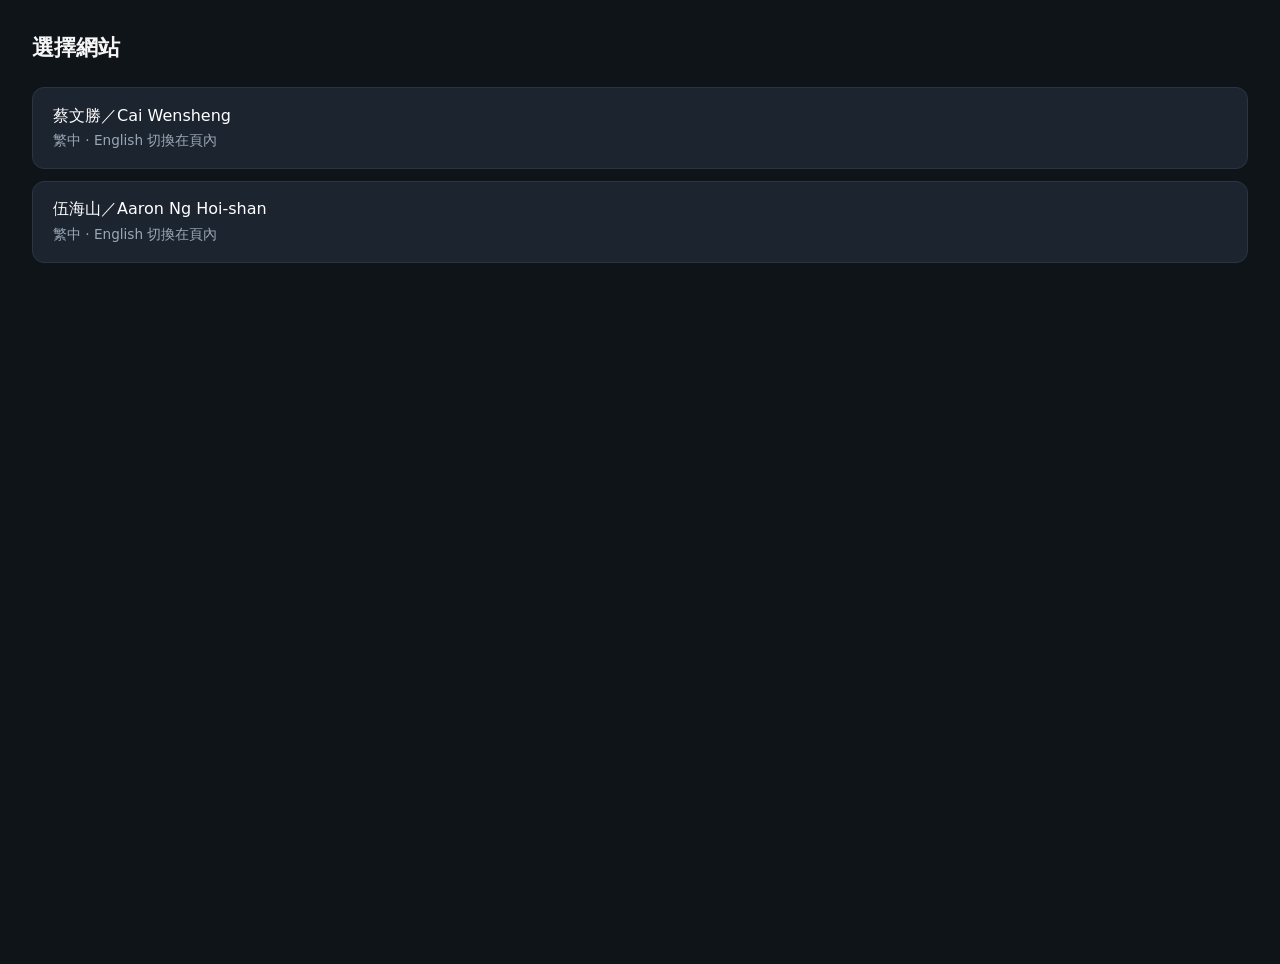
<file: index.html>
<!DOCTYPE html>
<html lang="zh-Hant">
<head>
  <meta charset="UTF-8" />
  <meta name="viewport" content="width=device-width, initial-scale=1" />
  <title>人物介紹網站</title>
  <style>
    body{font-family:system-ui,-apple-system,sans-serif;margin:0;padding:2rem;background:#0f1419;color:#f5f5f5;min-height:100vh}
    h1{font-size:1.4rem;margin:0 0 1.5rem}
    a{display:block;padding:1.1rem 1.25rem;margin:0 0 .75rem;border-radius:12px;background:#1c2430;color:#fff;text-decoration:none;border:1px solid #2a3544}
    a:active{opacity:.85}
    small{display:block;color:#9aa7b5;margin-top:.35rem;font-size:.85rem}
  </style>
</head>
<body>
  <h1>選擇網站</h1>
  <a href="/cai/">蔡文勝／Cai Wensheng<small>繁中 · English 切換在頁內</small></a>
  <a href="/wu/">伍海山／Aaron Ng Hoi-shan<small>繁中 · English 切換在頁內</small></a>
</body>
</html>
</file>
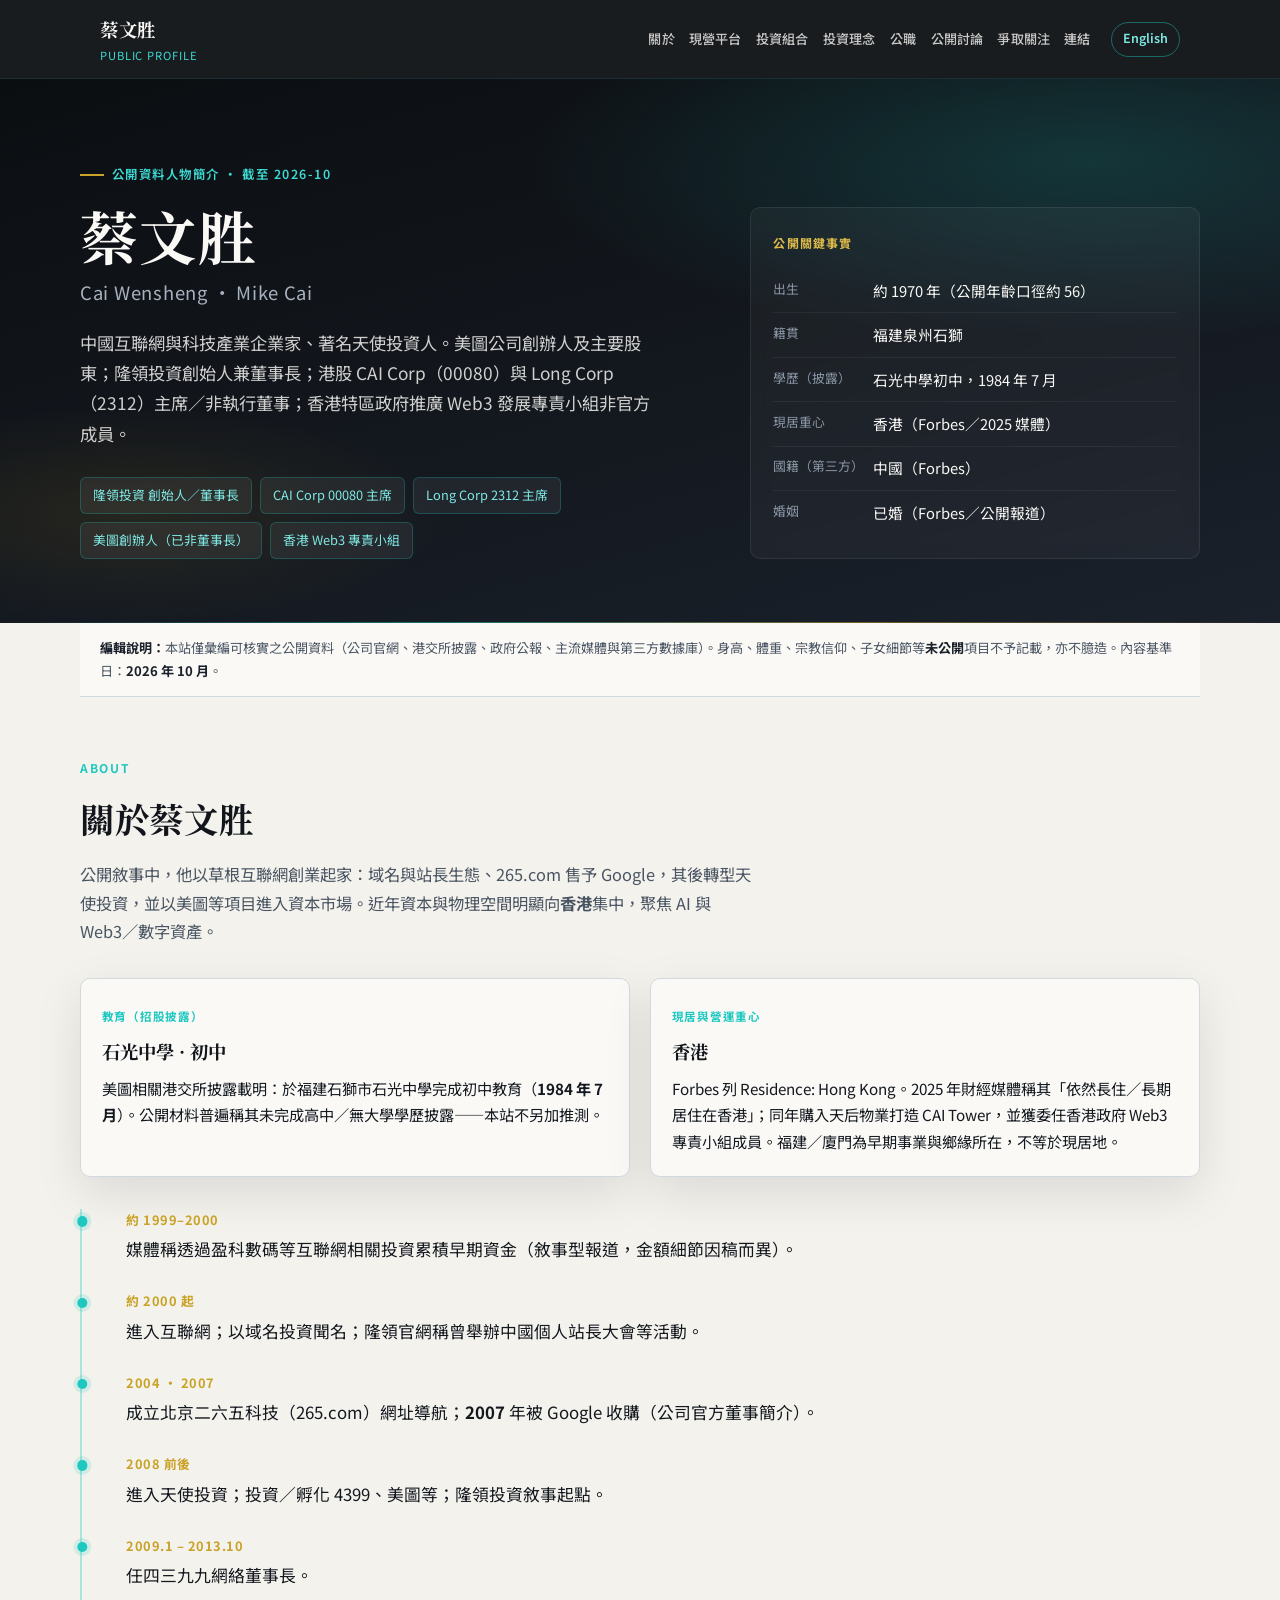
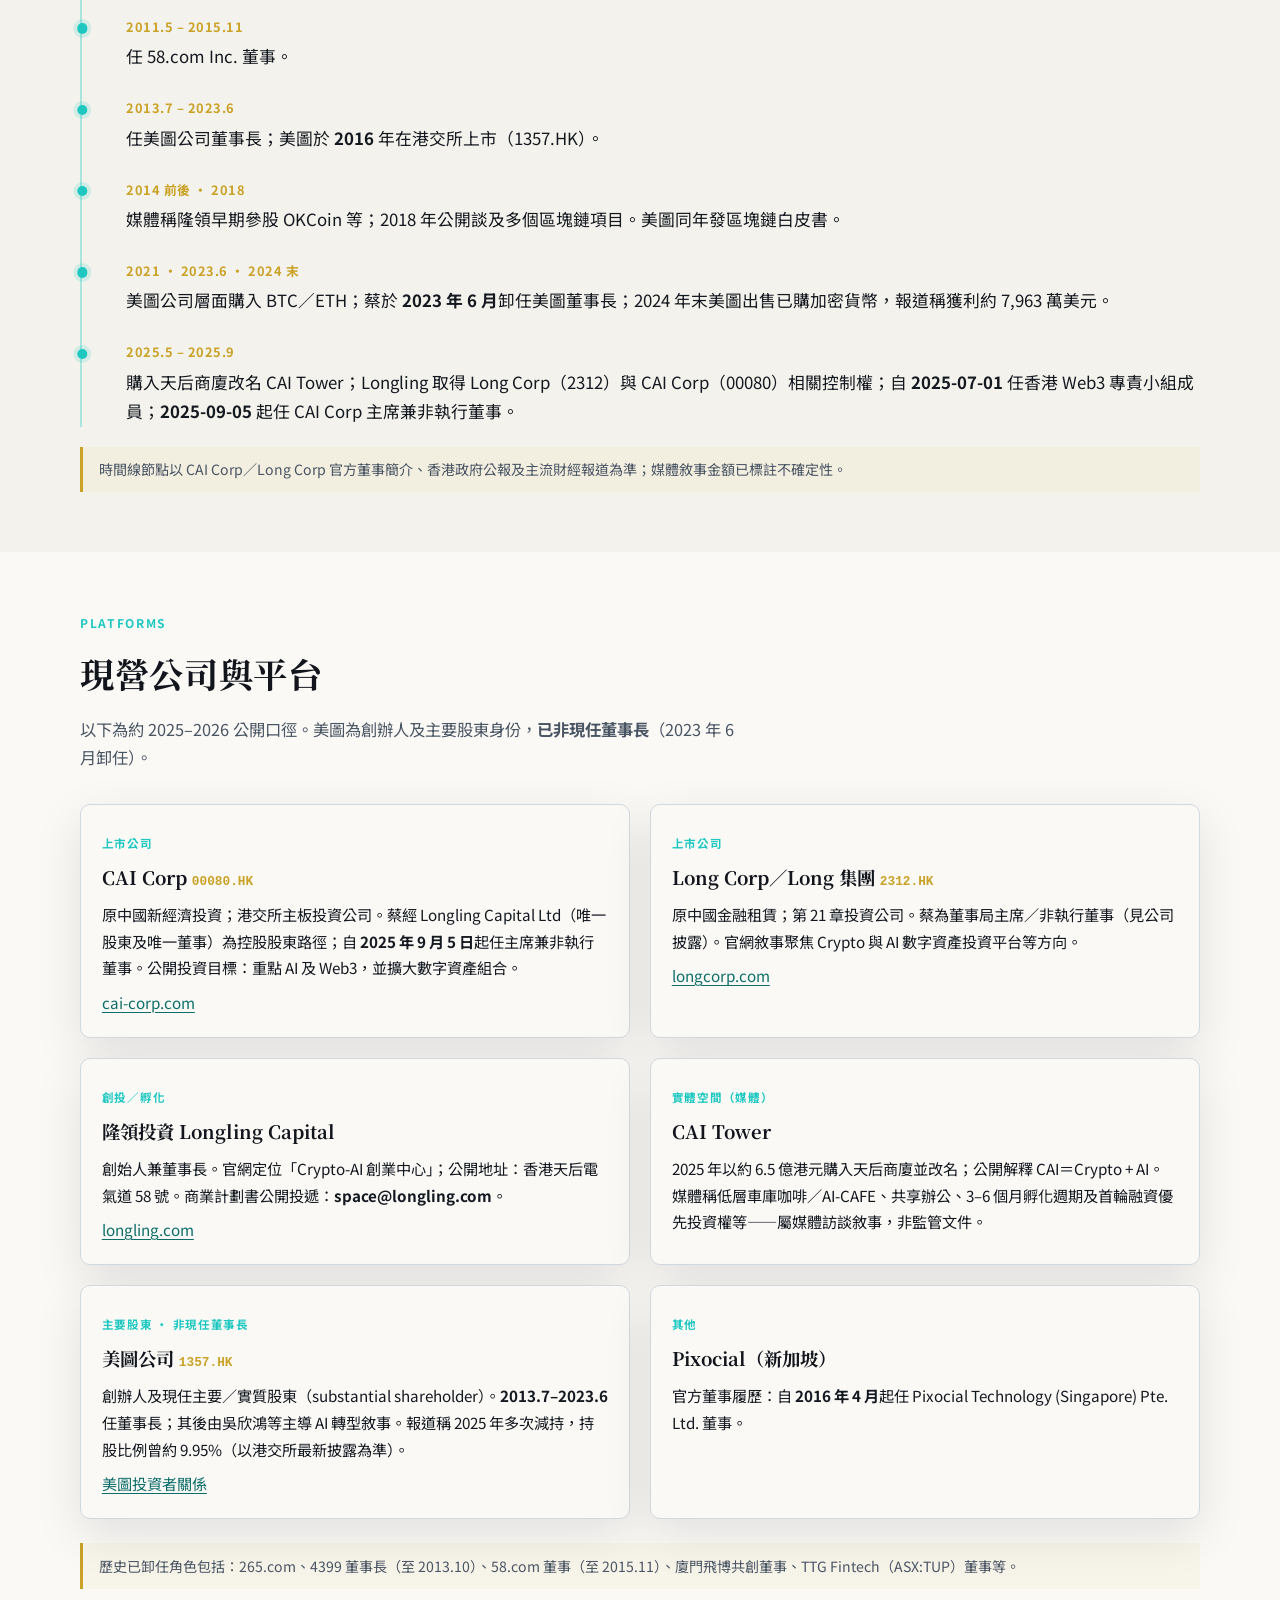
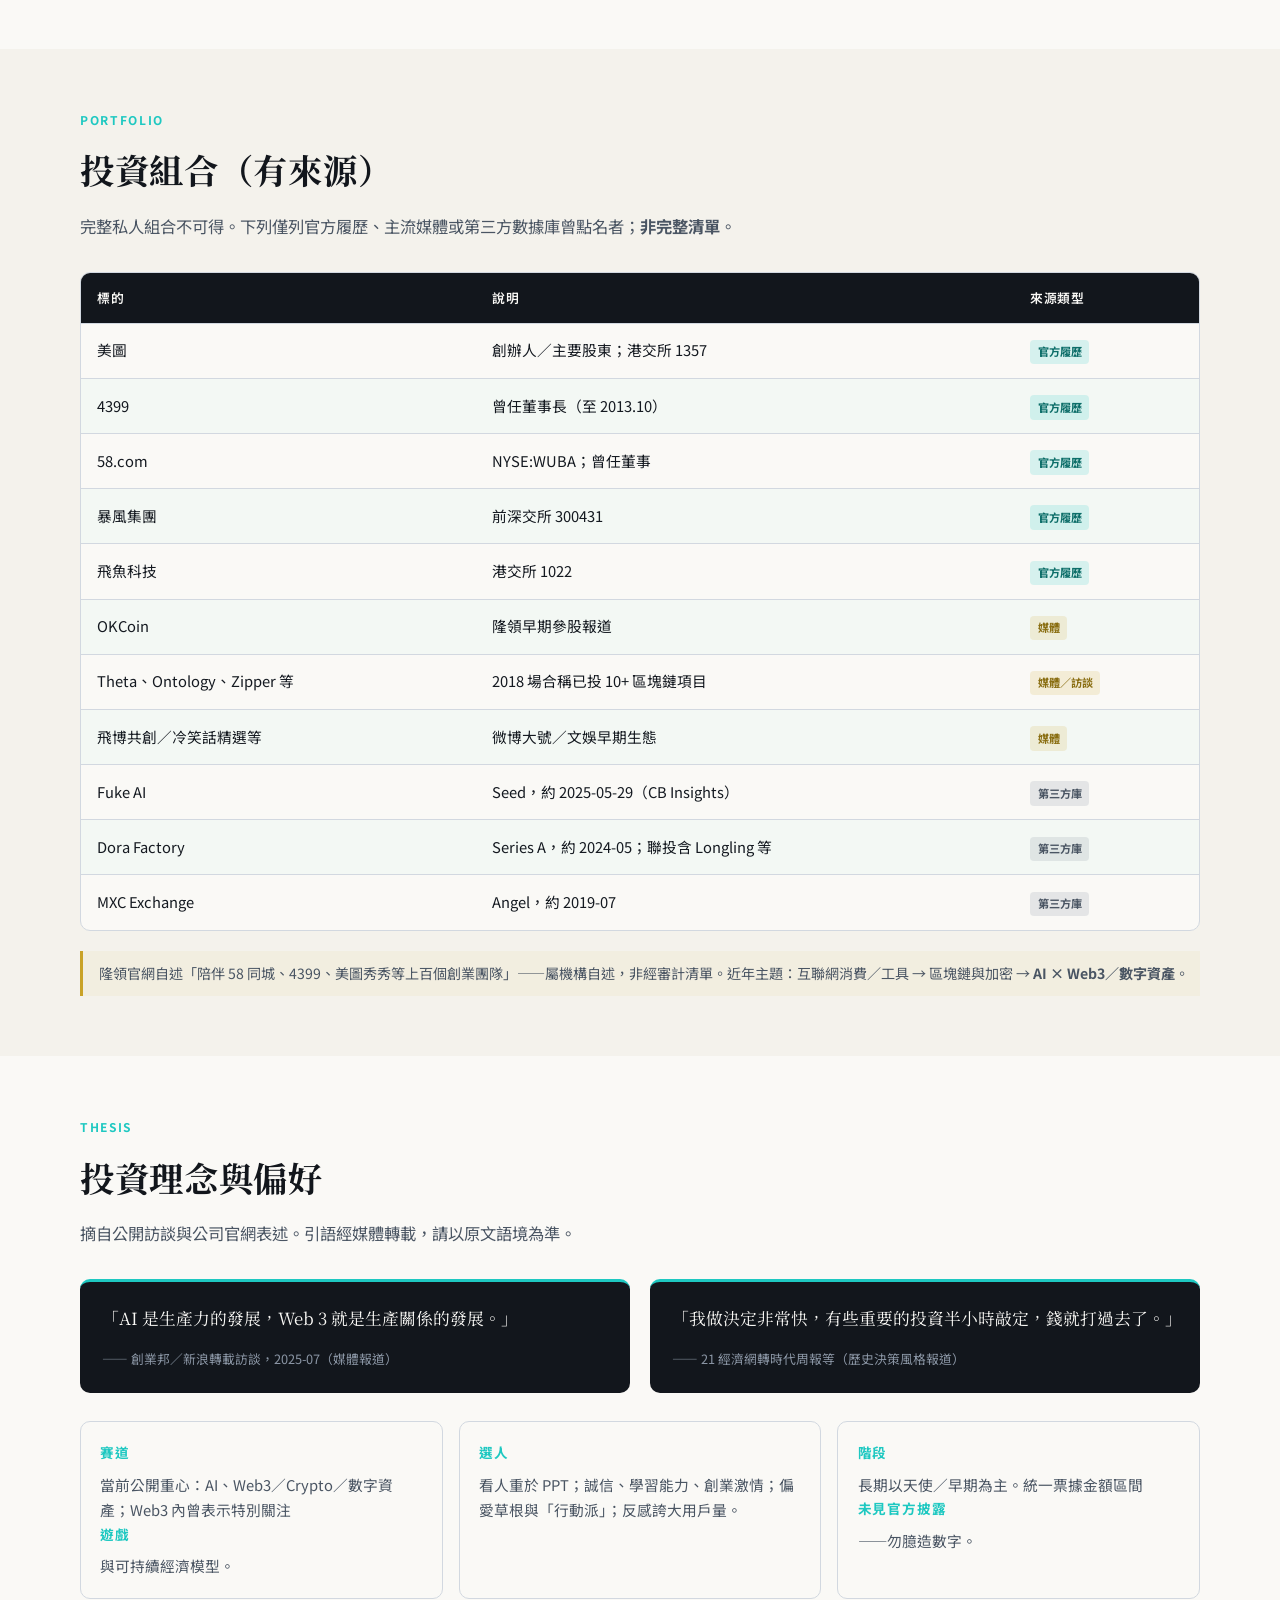
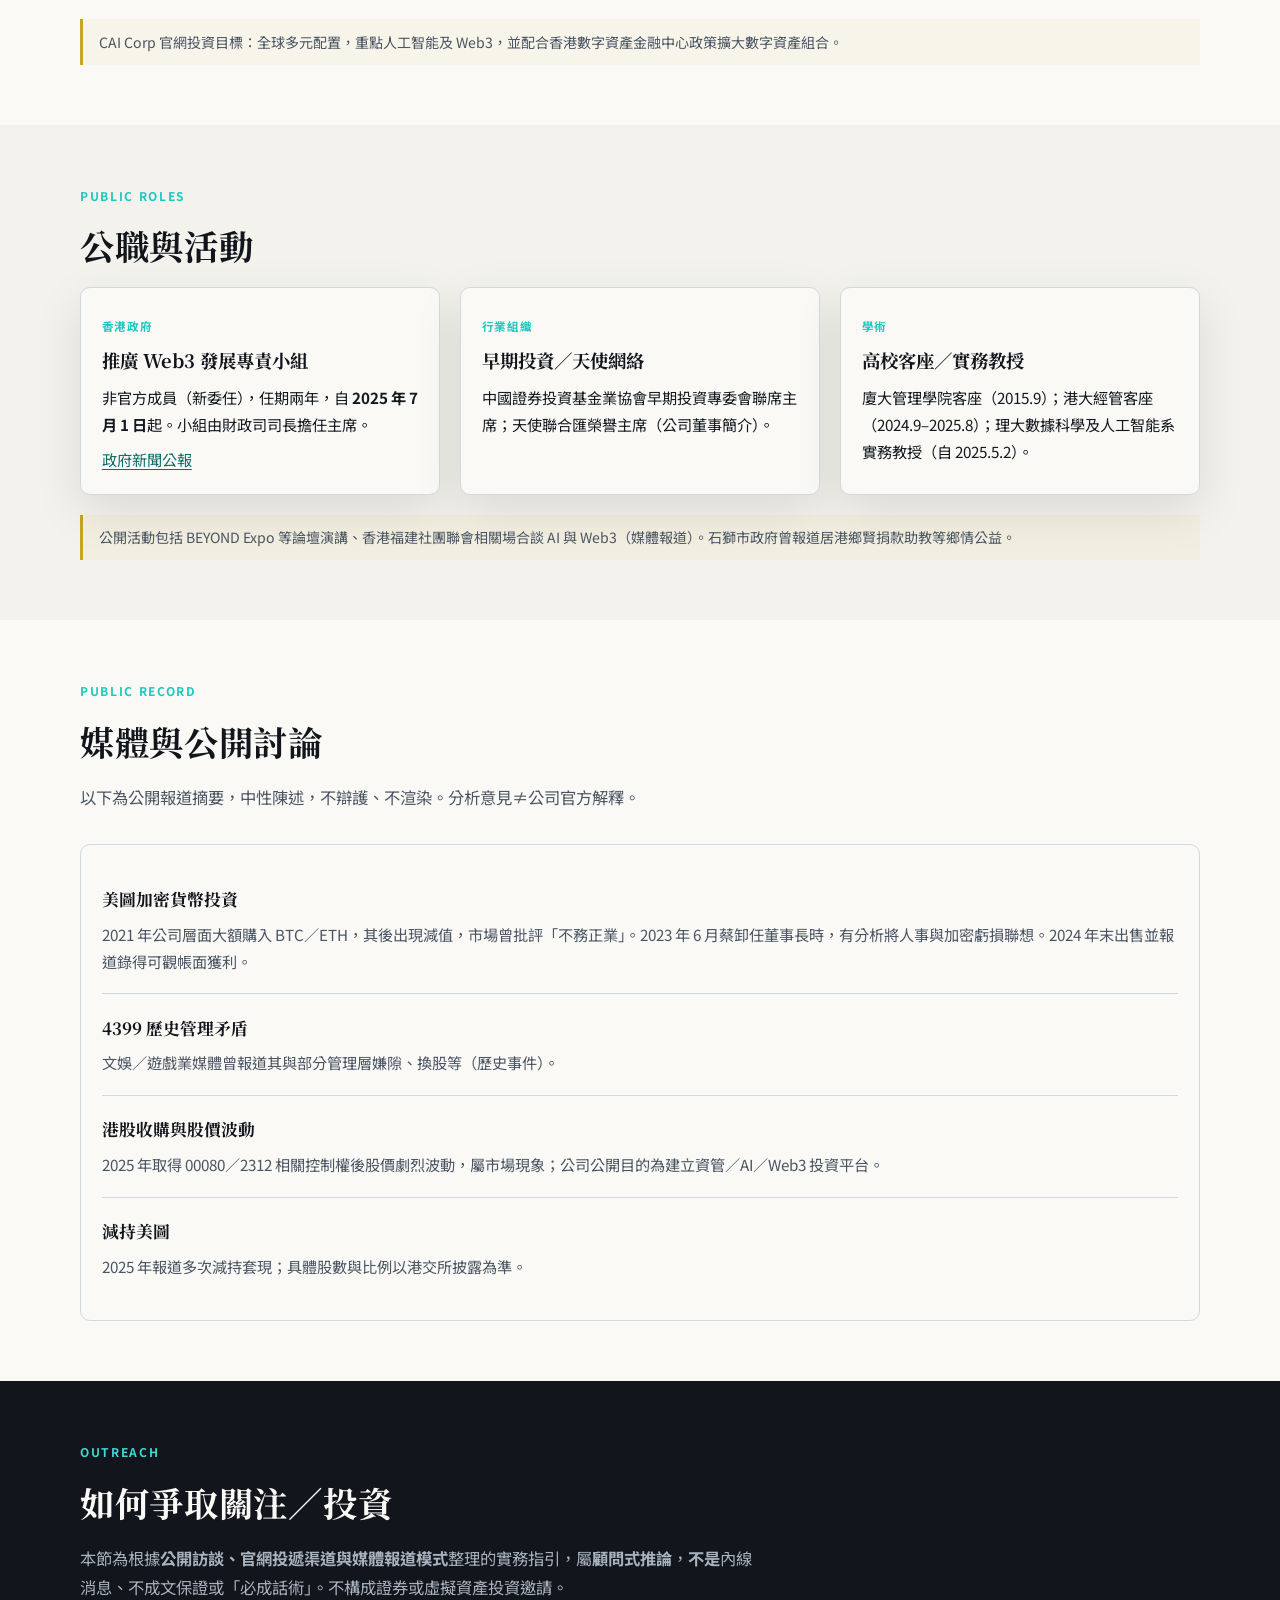
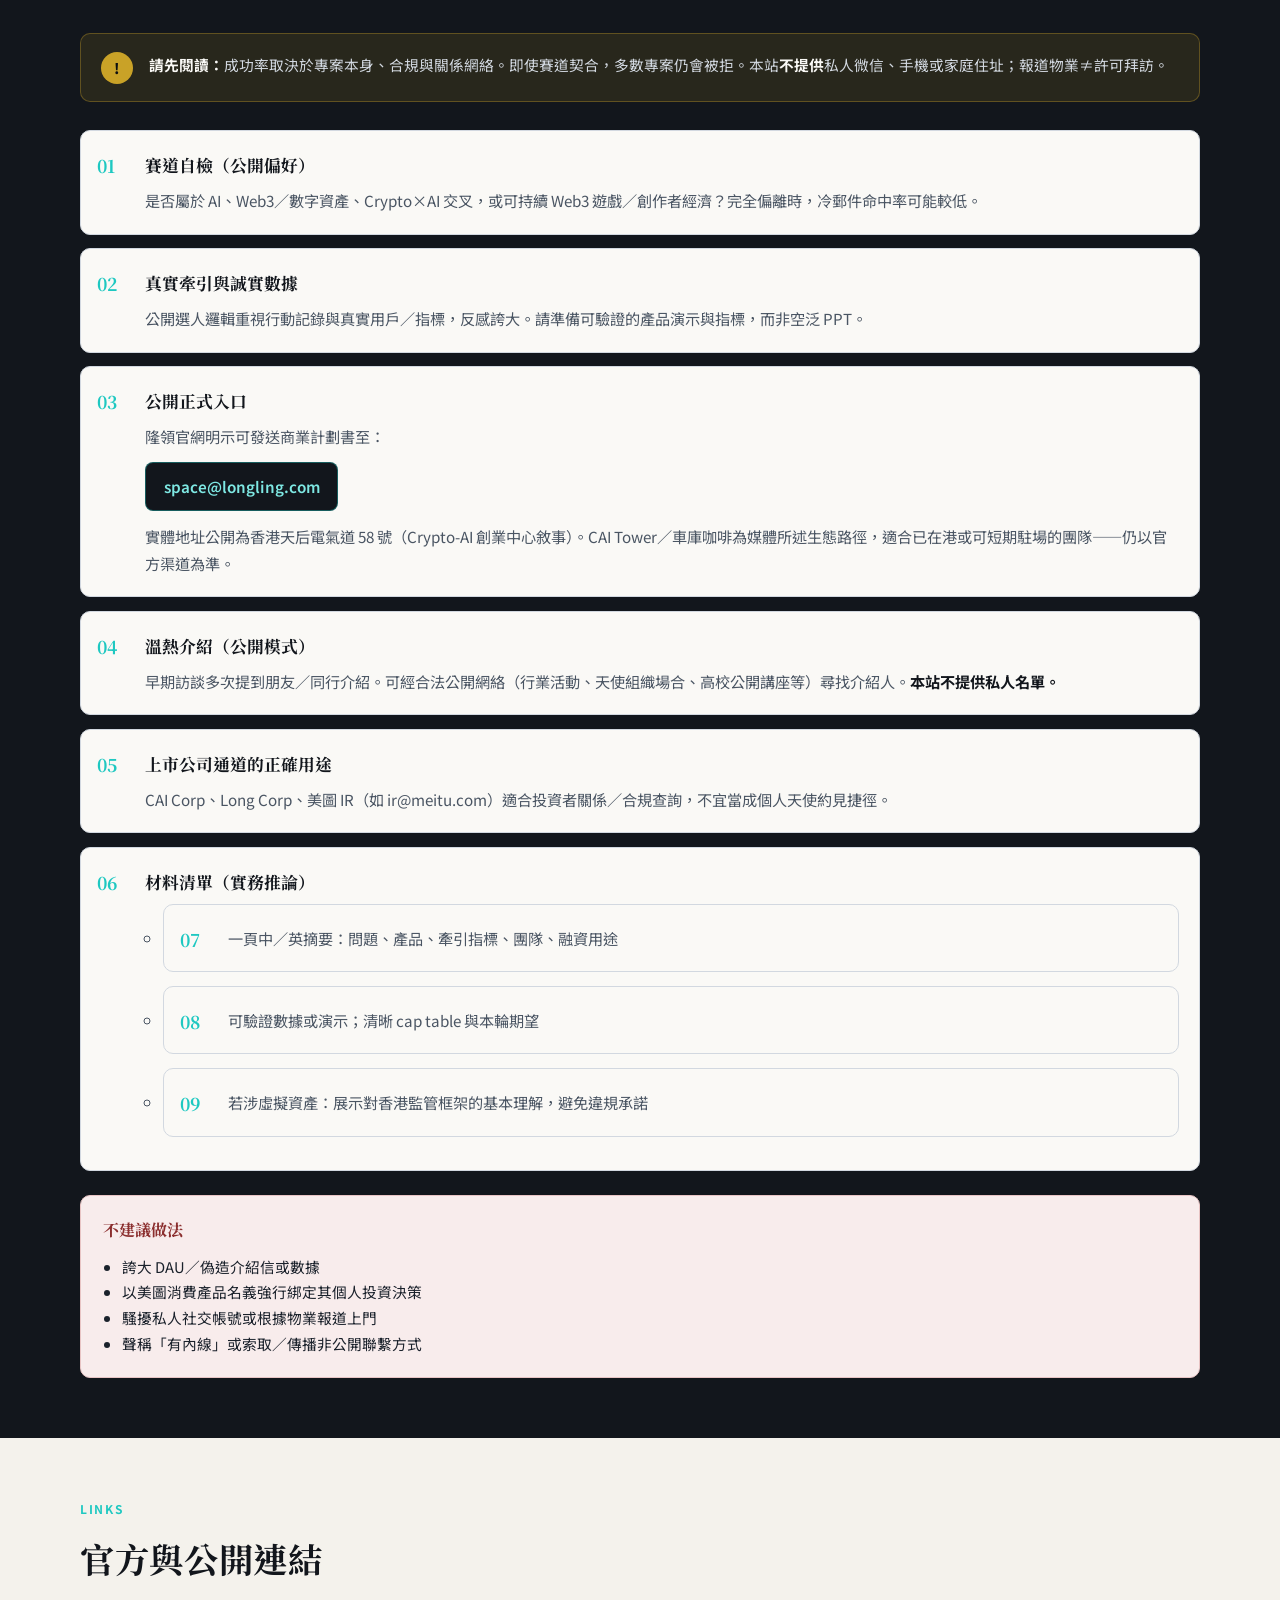
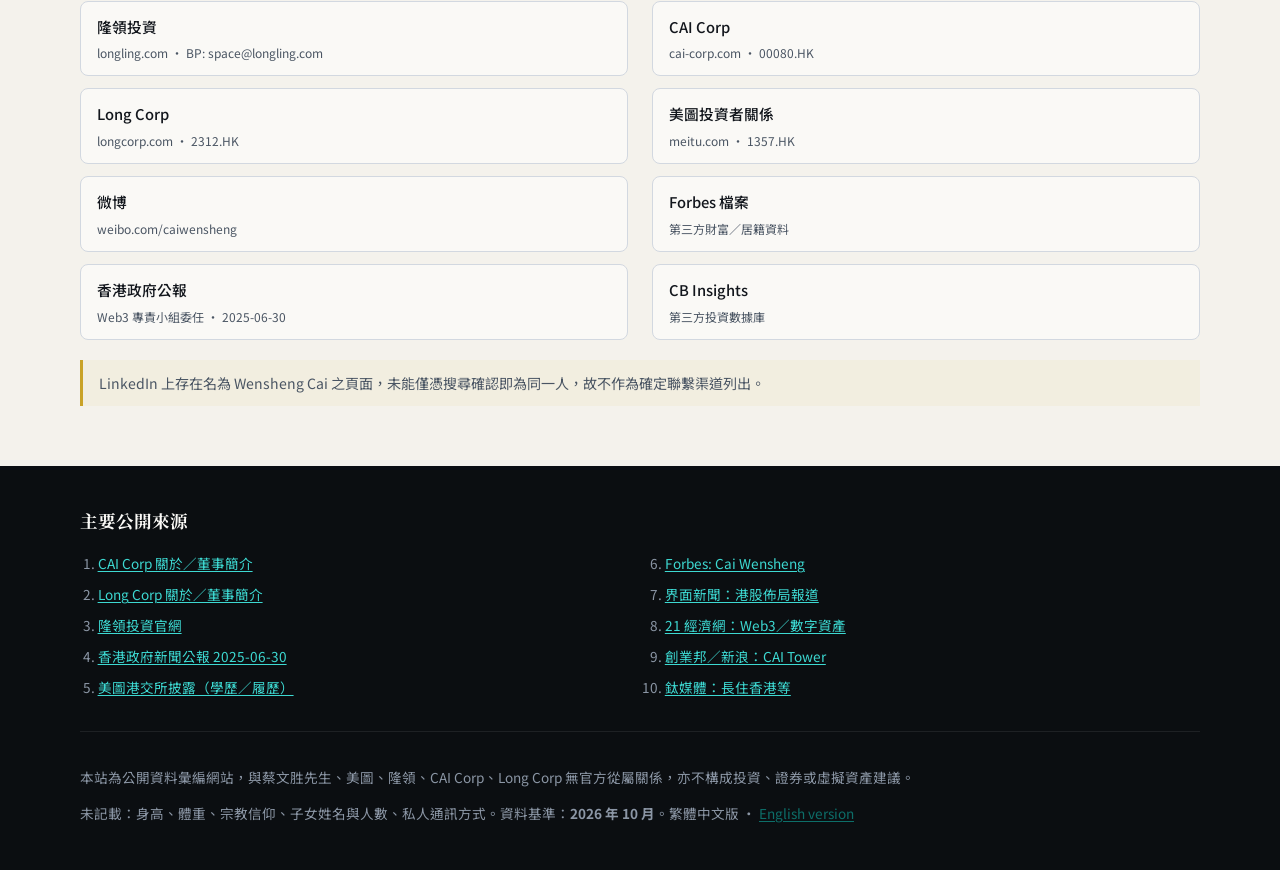
<file: cai/index.html>
<!DOCTYPE html>
<html lang="zh-Hant">
<head>
  <meta charset="utf-8" />
  <meta name="viewport" content="width=device-width, initial-scale=1" />
  <title>蔡文胜｜公開人物與投資人簡介</title>
  <meta name="description" content="蔡文胜（Cai Wensheng）公開資料簡介：隆領投資、CAI Corp、Long Corp、美圖創辦人、香港 Web3 專責小組成員。內容僅依據公開來源，截至 2026-10。" />
  <link rel="preconnect" href="https://fonts.googleapis.com" />
  <link rel="preconnect" href="https://fonts.gstatic.com" crossorigin />
  <link href="https://fonts.googleapis.com/css2?family=Noto+Sans+TC:wght@400;500;600;700&family=Noto+Serif+TC:wght@600;700&display=swap" rel="stylesheet" />
  <link rel="stylesheet" href="styles.css" />
</head>
<body>
  <a class="skip-link" href="#main">跳至主要內容</a>

  <header class="site-header">
    <div class="header-inner">
      <a class="logo" href="#top">
        <span class="logo-name">蔡文胜</span>
        <span class="logo-sub">Public Profile</span>
      </a>
      <button type="button" class="nav-toggle" aria-expanded="false" aria-controls="nav-wrap" id="nav-toggle">選單</button>
      <div class="nav-wrap" id="nav-wrap">
        <nav class="site-nav" aria-label="主要導覽">
          <a href="#about">關於</a>
          <a href="#platforms">現營平台</a>
          <a href="#portfolio">投資組合</a>
          <a href="#thesis">投資理念</a>
          <a href="#public-roles">公職</a>
          <a href="#media">公開討論</a>
          <a href="#outreach">爭取關注</a>
          <a href="#links">連結</a>
        </nav>
        <a class="lang-toggle" href="en/index.html" hreflang="en" lang="en">English</a>
      </div>
    </div>
  </header>

  <main id="main">
    <section class="hero" id="top">
      <div class="hero-inner">
        <div>
          <p class="eyebrow">公開資料人物簡介 · 截至 2026-10</p>
          <h1>蔡文胜</h1>
          <p class="hero-en-name">Cai Wensheng · Mike Cai</p>
          <p class="hero-lead">
            中國互聯網與科技產業企業家、著名天使投資人。美圖公司創辦人及主要股東；隆領投資創始人兼董事長；港股 CAI Corp（00080）與 Long Corp（2312）主席／非執行董事；香港特區政府推廣 Web3 發展專責小組非官方成員。
          </p>
          <ul class="role-chips">
            <li>隆領投資 創始人／董事長</li>
            <li>CAI Corp 00080 主席</li>
            <li>Long Corp 2312 主席</li>
            <li>美圖創辦人（已非董事長）</li>
            <li>香港 Web3 專責小組</li>
          </ul>
        </div>
        <aside class="hero-aside" aria-label="公開關鍵事實">
          <h2>公開關鍵事實</h2>
          <ul class="fact-list">
            <li><span class="k">出生</span><span class="v">約 1970 年（公開年齡口徑約 56）</span></li>
            <li><span class="k">籍貫</span><span class="v">福建泉州石獅</span></li>
            <li><span class="k">學歷（披露）</span><span class="v">石光中學初中，1984 年 7 月</span></li>
            <li><span class="k">現居重心</span><span class="v">香港（Forbes／2025 媒體）</span></li>
            <li><span class="k">國籍（第三方）</span><span class="v">中國（Forbes）</span></li>
            <li><span class="k">婚姻</span><span class="v">已婚（Forbes／公開報道）</span></li>
          </ul>
        </aside>
      </div>
    </section>

    <p class="disclaimer-bar">
      <strong>編輯說明：</strong>本站僅彙編可核實之公開資料（公司官網、港交所披露、政府公報、主流媒體與第三方數據庫）。身高、體重、宗教信仰、子女細節等<strong>未公開</strong>項目不予記載，亦不臆造。內容基準日：<strong>2026 年 10 月</strong>。
    </p>

    <!-- 關於 -->
    <section class="section" id="about">
      <div class="section-inner">
        <p class="section-label">About</p>
        <h2>關於蔡文胜</h2>
        <p class="section-lead">
          公開敘事中，他以草根互聯網創業起家：域名與站長生態、265.com 售予 Google，其後轉型天使投資，並以美圖等項目進入資本市場。近年資本與物理空間明顯向<strong>香港</strong>集中，聚焦 AI 與 Web3／數字資產。
        </p>

        <div class="grid-2" style="margin-bottom:2rem">
          <div class="card">
            <span class="tag">教育（招股披露）</span>
            <h3>石光中學 · 初中</h3>
            <p>美圖相關港交所披露載明：於福建石獅市石光中學完成初中教育（<strong>1984 年 7 月</strong>）。公開材料普遍稱其未完成高中／無大學學歷披露——本站不另加推測。</p>
          </div>
          <div class="card">
            <span class="tag">現居與營運重心</span>
            <h3>香港</h3>
            <p>Forbes 列 Residence: Hong Kong。2025 年財經媒體稱其「依然長住／長期居住在香港」；同年購入天后物業打造 CAI Tower，並獲委任香港政府 Web3 專責小組成員。福建／廈門為早期事業與鄉緣所在，不等於現居地。</p>
          </div>
        </div>

        <h3 class="sr-only">事業時間線</h3>
        <ol class="timeline">
          <li>
            <span class="year">約 1999–2000</span>
            <p>媒體稱透過盈科數碼等互聯網相關投資累積早期資金（敘事型報道，金額細節因稿而異）。</p>
          </li>
          <li>
            <span class="year">約 2000 起</span>
            <p>進入互聯網；以域名投資聞名；隆領官網稱曾舉辦中國個人站長大會等活動。</p>
          </li>
          <li>
            <span class="year">2004 · 2007</span>
            <p>成立北京二六五科技（265.com）網址導航；<strong>2007</strong> 年被 Google 收購（公司官方董事簡介）。</p>
          </li>
          <li>
            <span class="year">2008 前後</span>
            <p>進入天使投資；投資／孵化 4399、美圖等；隆領投資敘事起點。</p>
          </li>
          <li>
            <span class="year">2009.1 – 2013.10</span>
            <p>任四三九九網絡董事長。</p>
          </li>
          <li>
            <span class="year">2011.5 – 2015.11</span>
            <p>任 58.com Inc. 董事。</p>
          </li>
          <li>
            <span class="year">2013.7 – 2023.6</span>
            <p>任美圖公司董事長；美圖於 <strong>2016</strong> 年在港交所上市（1357.HK）。</p>
          </li>
          <li>
            <span class="year">2014 前後 · 2018</span>
            <p>媒體稱隆領早期參股 OKCoin 等；2018 年公開談及多個區塊鏈項目。美圖同年發區塊鏈白皮書。</p>
          </li>
          <li>
            <span class="year">2021 · 2023.6 · 2024 末</span>
            <p>美圖公司層面購入 BTC／ETH；蔡於 <strong>2023 年 6 月</strong>卸任美圖董事長；2024 年末美圖出售已購加密貨幣，報道稱獲利約 7,963 萬美元。</p>
          </li>
          <li>
            <span class="year">2025.5 – 2025.9</span>
            <p>購入天后商廈改名 CAI Tower；Longling 取得 Long Corp（2312）與 CAI Corp（00080）相關控制權；自 <strong>2025-07-01</strong> 任香港 Web3 專責小組成員；<strong>2025-09-05</strong> 起任 CAI Corp 主席兼非執行董事。</p>
          </li>
        </ol>
        <p class="note">時間線節點以 CAI Corp／Long Corp 官方董事簡介、香港政府公報及主流財經報道為準；媒體敘事金額已標註不確定性。</p>
      </div>
    </section>

    <!-- 現營平台 -->
    <section class="section section-alt" id="platforms">
      <div class="section-inner">
        <p class="section-label">Platforms</p>
        <h2>現營公司與平台</h2>
        <p class="section-lead">以下為約 2025–2026 公開口徑。美圖為創辦人及主要股東身份，<strong>已非現任董事長</strong>（2023 年 6 月卸任）。</p>

        <div class="grid-2">
          <article class="card">
            <span class="tag">上市公司</span>
            <h3>CAI Corp <span class="ticker">00080.HK</span></h3>
            <p>原中國新經濟投資；港交所主板投資公司。蔡經 Longling Capital Ltd（唯一股東及唯一董事）為控股股東路徑；自 <strong>2025 年 9 月 5 日</strong>起任主席兼非執行董事。公開投資目標：重點 AI 及 Web3，並擴大數字資產組合。</p>
            <p><a href="https://www.cai-corp.com/" rel="noopener noreferrer" target="_blank">cai-corp.com</a></p>
          </article>
          <article class="card">
            <span class="tag">上市公司</span>
            <h3>Long Corp／Long 集團 <span class="ticker">2312.HK</span></h3>
            <p>原中國金融租賃；第 21 章投資公司。蔡為董事局主席／非執行董事（見公司披露）。官網敘事聚焦 Crypto 與 AI 數字資產投資平台等方向。</p>
            <p><a href="https://www.longcorp.com/" rel="noopener noreferrer" target="_blank">longcorp.com</a></p>
          </article>
          <article class="card">
            <span class="tag">創投／孵化</span>
            <h3>隆領投資 Longling Capital</h3>
            <p>創始人兼董事長。官網定位「Crypto-AI 創業中心」；公開地址：香港天后電氣道 58 號。商業計劃書公開投遞：<strong>space@longling.com</strong>。</p>
            <p><a href="https://www.longling.com/" rel="noopener noreferrer" target="_blank">longling.com</a></p>
          </article>
          <article class="card">
            <span class="tag">實體空間（媒體）</span>
            <h3>CAI Tower</h3>
            <p>2025 年以約 6.5 億港元購入天后商廈並改名；公開解釋 CAI＝Crypto + AI。媒體稱低層車庫咖啡／AI-CAFE、共享辦公、3–6 個月孵化週期及首輪融資優先投資權等——屬媒體訪談敘事，非監管文件。</p>
          </article>
          <article class="card">
            <span class="tag">主要股東 · 非現任董事長</span>
            <h3>美圖公司 <span class="ticker">1357.HK</span></h3>
            <p>創辦人及現任主要／實質股東（substantial shareholder）。<strong>2013.7–2023.6</strong> 任董事長；其後由吳欣鴻等主導 AI 轉型敘事。報道稱 2025 年多次減持，持股比例曾約 9.95%（以港交所最新披露為準）。</p>
            <p><a href="https://www.meitu.com/zh/investor" rel="noopener noreferrer" target="_blank">美圖投資者關係</a></p>
          </article>
          <article class="card">
            <span class="tag">其他</span>
            <h3>Pixocial（新加坡）</h3>
            <p>官方董事履歷：自 <strong>2016 年 4 月</strong>起任 Pixocial Technology (Singapore) Pte. Ltd. 董事。</p>
          </article>
        </div>

        <p class="note" style="margin-top:1.5rem">歷史已卸任角色包括：265.com、4399 董事長（至 2013.10）、58.com 董事（至 2015.11）、廈門飛博共創董事、TTG Fintech（ASX:TUP）董事等。</p>
      </div>
    </section>

    <!-- 投資組合 -->
    <section class="section" id="portfolio">
      <div class="section-inner">
        <p class="section-label">Portfolio</p>
        <h2>投資組合（有來源）</h2>
        <p class="section-lead">完整私人組合不可得。下列僅列官方履歷、主流媒體或第三方數據庫曾點名者；<strong>非完整清單</strong>。</p>

        <div class="table-wrap">
          <table>
            <thead>
              <tr>
                <th>標的</th>
                <th>說明</th>
                <th>來源類型</th>
              </tr>
            </thead>
            <tbody>
              <tr>
                <td>美圖</td>
                <td>創辦人／主要股東；港交所 1357</td>
                <td><span class="badge">官方履歷</span></td>
              </tr>
              <tr>
                <td>4399</td>
                <td>曾任董事長（至 2013.10）</td>
                <td><span class="badge">官方履歷</span></td>
              </tr>
              <tr>
                <td>58.com</td>
                <td>NYSE:WUBA；曾任董事</td>
                <td><span class="badge">官方履歷</span></td>
              </tr>
              <tr>
                <td>暴風集團</td>
                <td>前深交所 300431</td>
                <td><span class="badge">官方履歷</span></td>
              </tr>
              <tr>
                <td>飛魚科技</td>
                <td>港交所 1022</td>
                <td><span class="badge">官方履歷</span></td>
              </tr>
              <tr>
                <td>OKCoin</td>
                <td>隆領早期參股報道</td>
                <td><span class="badge badge-media">媒體</span></td>
              </tr>
              <tr>
                <td>Theta、Ontology、Zipper 等</td>
                <td>2018 場合稱已投 10+ 區塊鏈項目</td>
                <td><span class="badge badge-media">媒體／訪談</span></td>
              </tr>
              <tr>
                <td>飛博共創／冷笑話精選等</td>
                <td>微博大號／文娛早期生態</td>
                <td><span class="badge badge-media">媒體</span></td>
              </tr>
              <tr>
                <td>Fuke AI</td>
                <td>Seed，約 2025-05-29（CB Insights）</td>
                <td><span class="badge badge-db">第三方庫</span></td>
              </tr>
              <tr>
                <td>Dora Factory</td>
                <td>Series A，約 2024-05；聯投含 Longling 等</td>
                <td><span class="badge badge-db">第三方庫</span></td>
              </tr>
              <tr>
                <td>MXC Exchange</td>
                <td>Angel，約 2019-07</td>
                <td><span class="badge badge-db">第三方庫</span></td>
              </tr>
            </tbody>
          </table>
        </div>
        <p class="note">隆領官網自述「陪伴 58 同城、4399、美圖秀秀等上百個創業團隊」——屬機構自述，非經審計清單。近年主題：互聯網消費／工具 → 區塊鏈與加密 → <strong>AI × Web3／數字資產</strong>。</p>
      </div>
    </section>

    <!-- 投資理念 -->
    <section class="section section-alt" id="thesis">
      <div class="section-inner">
        <p class="section-label">Thesis</p>
        <h2>投資理念與偏好</h2>
        <p class="section-lead">摘自公開訪談與公司官網表述。引語經媒體轉載，請以原文語境為準。</p>

        <div class="quote-grid">
          <blockquote class="quote">
            <p>「AI 是生產力的發展，Web 3 就是生產關係的發展。」</p>
            <footer>—— 創業邦／新浪轉載訪談，2025-07（媒體報道）</footer>
          </blockquote>
          <blockquote class="quote">
            <p>「我做決定非常快，有些重要的投資半小時敲定，錢就打過去了。」</p>
            <footer>—— 21 經濟網轉時代周報等（歷史決策風格報道）</footer>
          </blockquote>
        </div>

        <div class="pillars">
          <div class="pillar">
            <strong>賽道</strong>
            <p>當前公開重心：AI、Web3／Crypto／數字資產；Web3 內曾表示特別關注<strong>遊戲</strong>與可持續經濟模型。</p>
          </div>
          <div class="pillar">
            <strong>選人</strong>
            <p>看人重於 PPT；誠信、學習能力、創業激情；偏愛草根與「行動派」；反感誇大用戶量。</p>
          </div>
          <div class="pillar">
            <strong>階段</strong>
            <p>長期以天使／早期為主。統一票據金額區間<strong>未見官方披露</strong>——勿臆造數字。</p>
          </div>
        </div>
        <p class="note">CAI Corp 官網投資目標：全球多元配置，重點人工智能及 Web3，並配合香港數字資產金融中心政策擴大數字資產組合。</p>
      </div>
    </section>

    <!-- 公職 -->
    <section class="section" id="public-roles">
      <div class="section-inner">
        <p class="section-label">Public roles</p>
        <h2>公職與活動</h2>
        <div class="grid-3">
          <article class="card">
            <span class="tag">香港政府</span>
            <h3>推廣 Web3 發展專責小組</h3>
            <p>非官方成員（新委任），任期兩年，自 <strong>2025 年 7 月 1 日</strong>起。小組由財政司司長擔任主席。</p>
            <p class="muted"><a href="https://www.info.gov.hk/gia/general/202506/30/P2025063000657.htm" rel="noopener noreferrer" target="_blank">政府新聞公報</a></p>
          </article>
          <article class="card">
            <span class="tag">行業組織</span>
            <h3>早期投資／天使網絡</h3>
            <p>中國證券投資基金業協會早期投資專委會聯席主席；天使聯合匯榮譽主席（公司董事簡介）。</p>
          </article>
          <article class="card">
            <span class="tag">學術</span>
            <h3>高校客座／實務教授</h3>
            <p>廈大管理學院客座（2015.9）；港大經管客座（2024.9–2025.8）；理大數據科學及人工智能系實務教授（自 2025.5.2）。</p>
          </article>
        </div>
        <p class="note" style="margin-top:1.25rem">公開活動包括 BEYOND Expo 等論壇演講、香港福建社團聯會相關場合談 AI 與 Web3（媒體報道）。石獅市政府曾報道居港鄉賢捐款助教等鄉情公益。</p>
      </div>
    </section>

    <!-- 媒體與公開討論 -->
    <section class="section section-alt" id="media">
      <div class="section-inner">
        <p class="section-label">Public record</p>
        <h2>媒體與公開討論</h2>
        <p class="section-lead">以下為公開報道摘要，中性陳述，不辯護、不渲染。分析意見≠公司官方解釋。</p>

        <div class="card" style="box-shadow:none">
          <div class="media-item">
            <h3>美圖加密貨幣投資</h3>
            <p>2021 年公司層面大額購入 BTC／ETH，其後出現減值，市場曾批評「不務正業」。2023 年 6 月蔡卸任董事長時，有分析將人事與加密虧損聯想。2024 年末出售並報道錄得可觀帳面獲利。</p>
          </div>
          <div class="media-item">
            <h3>4399 歷史管理矛盾</h3>
            <p>文娛／遊戲業媒體曾報道其與部分管理層嫌隙、換股等（歷史事件）。</p>
          </div>
          <div class="media-item">
            <h3>港股收購與股價波動</h3>
            <p>2025 年取得 00080／2312 相關控制權後股價劇烈波動，屬市場現象；公司公開目的為建立資管／AI／Web3 投資平台。</p>
          </div>
          <div class="media-item">
            <h3>減持美圖</h3>
            <p>2025 年報道多次減持套現；具體股數與比例以港交所披露為準。</p>
          </div>
        </div>
      </div>
    </section>

    <!-- 如何爭取關注 -->
    <section class="section section-dark" id="outreach">
      <div class="section-inner">
        <p class="section-label">Outreach</p>
        <h2>如何爭取關注／投資</h2>
        <p class="section-lead">
          本節為根據<strong>公開訪談、官網投遞渠道與媒體報道模式</strong>整理的實務指引，屬<strong>顧問式推論</strong>，<strong>不是</strong>內線消息、不成文保證或「必成話術」。不構成證券或虛擬資產投資邀請。
        </p>

        <div class="guidance-banner">
          <span class="icon" aria-hidden="true">!</span>
          <div>
            <strong>請先閱讀：</strong>成功率取決於專案本身、合規與關係網絡。即使賽道契合，多數專案仍會被拒。本站<strong>不提供</strong>私人微信、手機或家庭住址；報道物業≠許可拜訪。
          </div>
        </div>

        <ol class="steps">
          <li>
            <h3>賽道自檢（公開偏好）</h3>
            <p>是否屬於 AI、Web3／數字資產、Crypto×AI 交叉，或可持續 Web3 遊戲／創作者經濟？完全偏離時，冷郵件命中率可能較低。</p>
          </li>
          <li>
            <h3>真實牽引與誠實數據</h3>
            <p>公開選人邏輯重視行動記錄與真實用戶／指標，反感誇大。請準備可驗證的產品演示與指標，而非空泛 PPT。</p>
          </li>
          <li>
            <h3>公開正式入口</h3>
            <p>隆領官網明示可發送商業計劃書至：</p>
            <a class="email-cta" href="mailto:space@longling.com">space@longling.com</a>
            <p style="margin-top:0.75rem">實體地址公開為香港天后電氣道 58 號（Crypto-AI 創業中心敘事）。CAI Tower／車庫咖啡為媒體所述生態路徑，適合已在港或可短期駐場的團隊——仍以官方渠道為準。</p>
          </li>
          <li>
            <h3>溫熱介紹（公開模式）</h3>
            <p>早期訪談多次提到朋友／同行介紹。可經合法公開網絡（行業活動、天使組織場合、高校公開講座等）尋找介紹人。<strong>本站不提供私人名單。</strong></p>
          </li>
          <li>
            <h3>上市公司通道的正確用途</h3>
            <p>CAI Corp、Long Corp、美圖 IR（如 ir@meitu.com）適合投資者關係／合規查詢，不宜當成個人天使約見捷徑。</p>
          </li>
          <li>
            <h3>材料清單（實務推論）</h3>
            <ul>
              <li>一頁中／英摘要：問題、產品、牽引指標、團隊、融資用途</li>
              <li>可驗證數據或演示；清晰 cap table 與本輪期望</li>
              <li>若涉虛擬資產：展示對香港監管框架的基本理解，避免違規承諾</li>
            </ul>
          </li>
        </ol>

        <div class="dont-list">
          <h3>不建議做法</h3>
          <ul>
            <li>誇大 DAU／偽造介紹信或數據</li>
            <li>以美圖消費產品名義強行綁定其個人投資決策</li>
            <li>騷擾私人社交帳號或根據物業報道上門</li>
            <li>聲稱「有內線」或索取／傳播非公開聯繫方式</li>
          </ul>
        </div>
      </div>
    </section>

    <!-- 連結 -->
    <section class="section" id="links">
      <div class="section-inner">
        <p class="section-label">Links</p>
        <h2>官方與公開連結</h2>
        <div class="link-grid">
          <a href="https://www.longling.com/" rel="noopener noreferrer" target="_blank">隆領投資<span>longling.com · BP: space@longling.com</span></a>
          <a href="https://www.cai-corp.com/" rel="noopener noreferrer" target="_blank">CAI Corp<span>cai-corp.com · 00080.HK</span></a>
          <a href="https://www.longcorp.com/" rel="noopener noreferrer" target="_blank">Long Corp<span>longcorp.com · 2312.HK</span></a>
          <a href="https://www.meitu.com/zh/investor" rel="noopener noreferrer" target="_blank">美圖投資者關係<span>meitu.com · 1357.HK</span></a>
          <a href="https://weibo.com/caiwensheng" rel="noopener noreferrer" target="_blank">微博<span>weibo.com/caiwensheng</span></a>
          <a href="https://www.forbes.com/profile/cai-wensheng/" rel="noopener noreferrer" target="_blank">Forbes 檔案<span>第三方財富／居籍資料</span></a>
          <a href="https://www.info.gov.hk/gia/general/202506/30/P2025063000657.htm" rel="noopener noreferrer" target="_blank">香港政府公報<span>Web3 專責小組委任 · 2025-06-30</span></a>
          <a href="https://www.cbinsights.com/investor/cai-wensheng" rel="noopener noreferrer" target="_blank">CB Insights<span>第三方投資數據庫</span></a>
        </div>
        <p class="note">LinkedIn 上存在名為 Wensheng Cai 之頁面，未能僅憑搜尋確認即為同一人，故不作為確定聯繫渠道列出。</p>
      </div>
    </section>
  </main>

  <footer class="site-footer">
    <div class="footer-inner">
      <h2>主要公開來源</h2>
      <ol class="sources">
        <li><a href="https://www.cai-corp.com/zh/about" rel="noopener noreferrer" target="_blank">CAI Corp 關於／董事簡介</a></li>
        <li><a href="https://www.longcorp.com/zh-Hant/about" rel="noopener noreferrer" target="_blank">Long Corp 關於／董事簡介</a></li>
        <li><a href="https://www.longling.com/" rel="noopener noreferrer" target="_blank">隆領投資官網</a></li>
        <li><a href="https://www.info.gov.hk/gia/general/202506/30/P2025063000657.htm" rel="noopener noreferrer" target="_blank">香港政府新聞公報 2025-06-30</a></li>
        <li><a href="https://www.hkexnews.hk/listedco/listconews/sehk/2018/0426/ltn201804261833.pdf" rel="noopener noreferrer" target="_blank">美圖港交所披露（學歷／履歷）</a></li>
        <li><a href="https://www.forbes.com/profile/cai-wensheng/" rel="noopener noreferrer" target="_blank">Forbes: Cai Wensheng</a></li>
        <li><a href="https://www.jiemian.com/article/13055841.html" rel="noopener noreferrer" target="_blank">界面新聞：港股佈局報道</a></li>
        <li><a href="https://www.21jingji.com/article/20250625/herald/a5850e25d864a571fddb10ca6afc24ce.html" rel="noopener noreferrer" target="_blank">21 經濟網：Web3／數字資產</a></li>
        <li><a href="https://finance.sina.com.cn/tech/roll/2025-07-13/doc-inffhtrq8807472.shtml" rel="noopener noreferrer" target="_blank">創業邦／新浪：CAI Tower</a></li>
        <li><a href="https://www.tmtpost.com/7484115.html" rel="noopener noreferrer" target="_blank">鈦媒體：長住香港等</a></li>
      </ol>
      <div class="footer-meta">
        <p>本站為公開資料彙編網站，與蔡文胜先生、美圖、隆領、CAI Corp、Long Corp 無官方從屬關係，亦不構成投資、證券或虛擬資產建議。</p>
        <p>未記載：身高、體重、宗教信仰、子女姓名與人數、私人通訊方式。資料基準：<strong>2026 年 10 月</strong>。繁體中文版 · <a href="en/index.html" hreflang="en">English version</a></p>
      </div>
    </div>
  </footer>

  <script>
    (function () {
      var btn = document.getElementById("nav-toggle");
      var wrap = document.getElementById("nav-wrap");
      if (!btn || !wrap) return;
      btn.addEventListener("click", function () {
        var open = wrap.classList.toggle("open");
        btn.setAttribute("aria-expanded", open ? "true" : "false");
      });
      wrap.querySelectorAll("a").forEach(function (a) {
        a.addEventListener("click", function () {
          wrap.classList.remove("open");
          btn.setAttribute("aria-expanded", "false");
        });
      });
    })();
  </script>
</body>
</html>
</file>
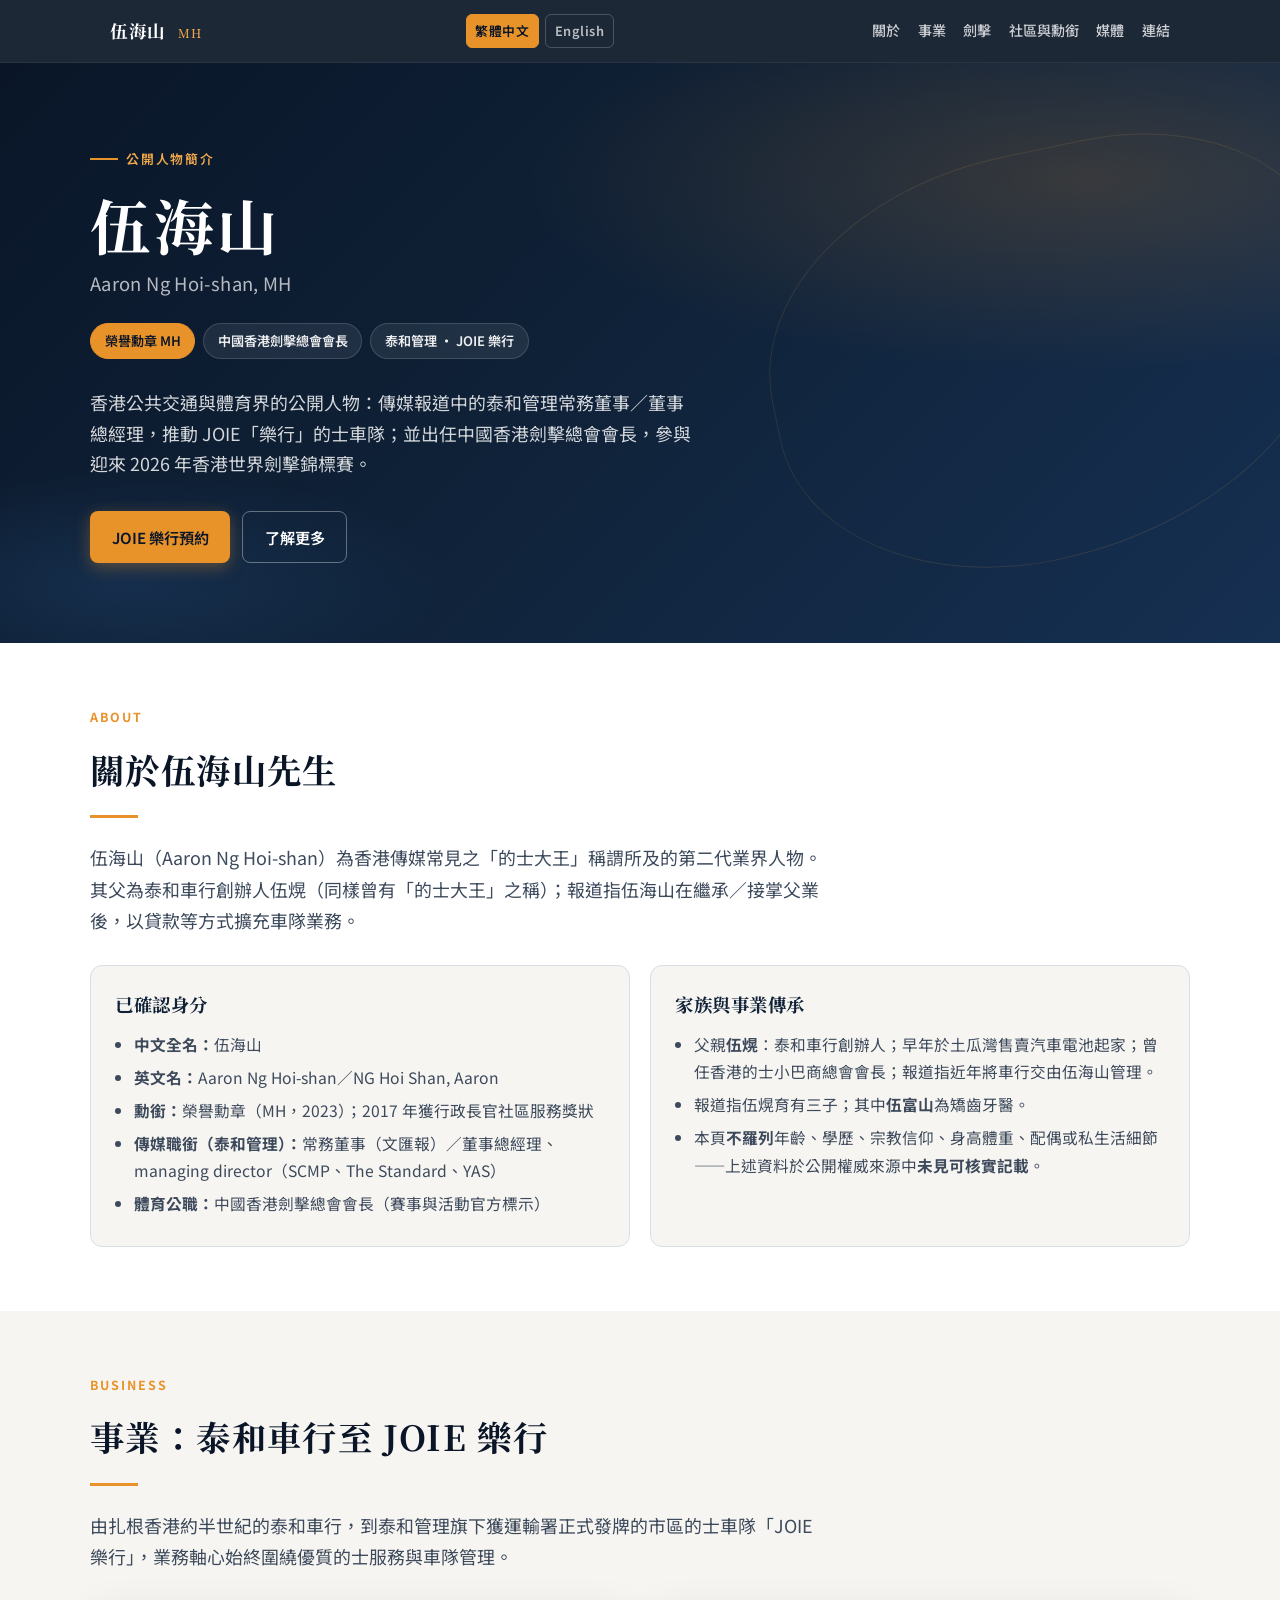
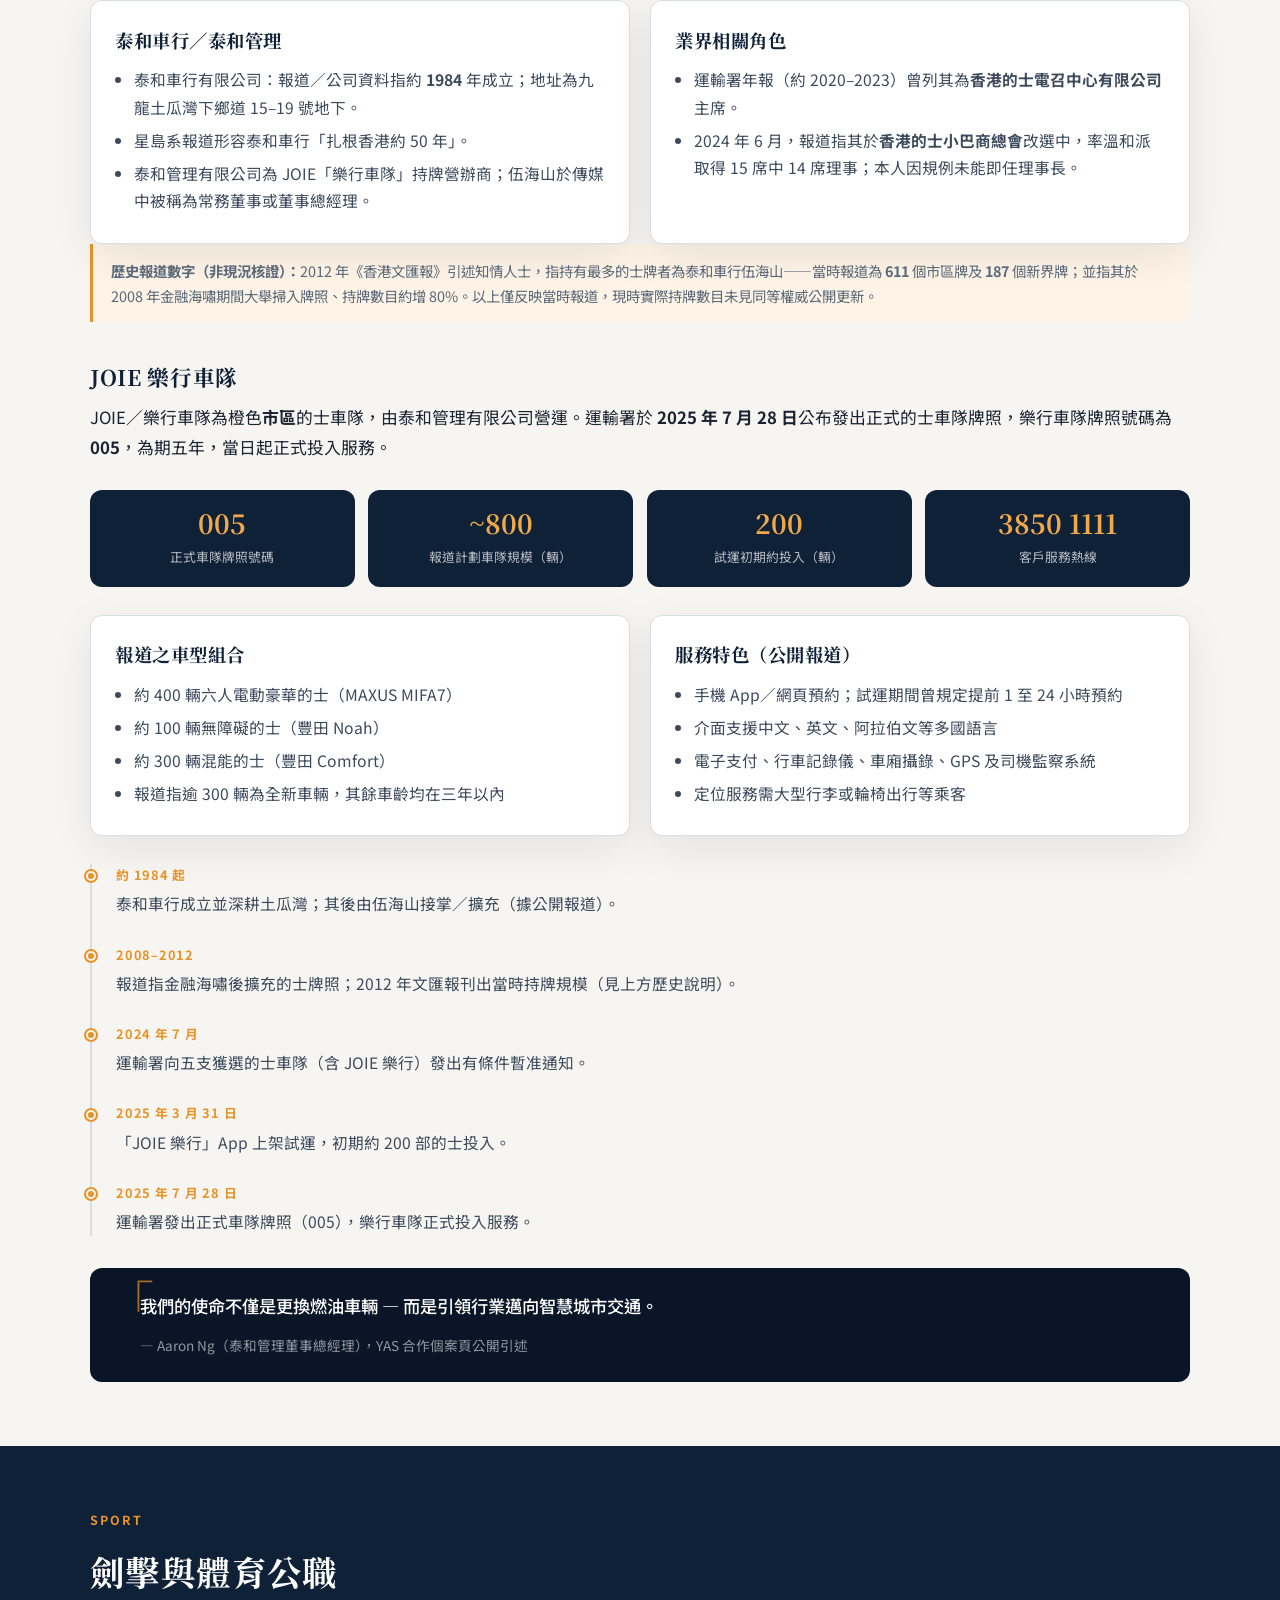
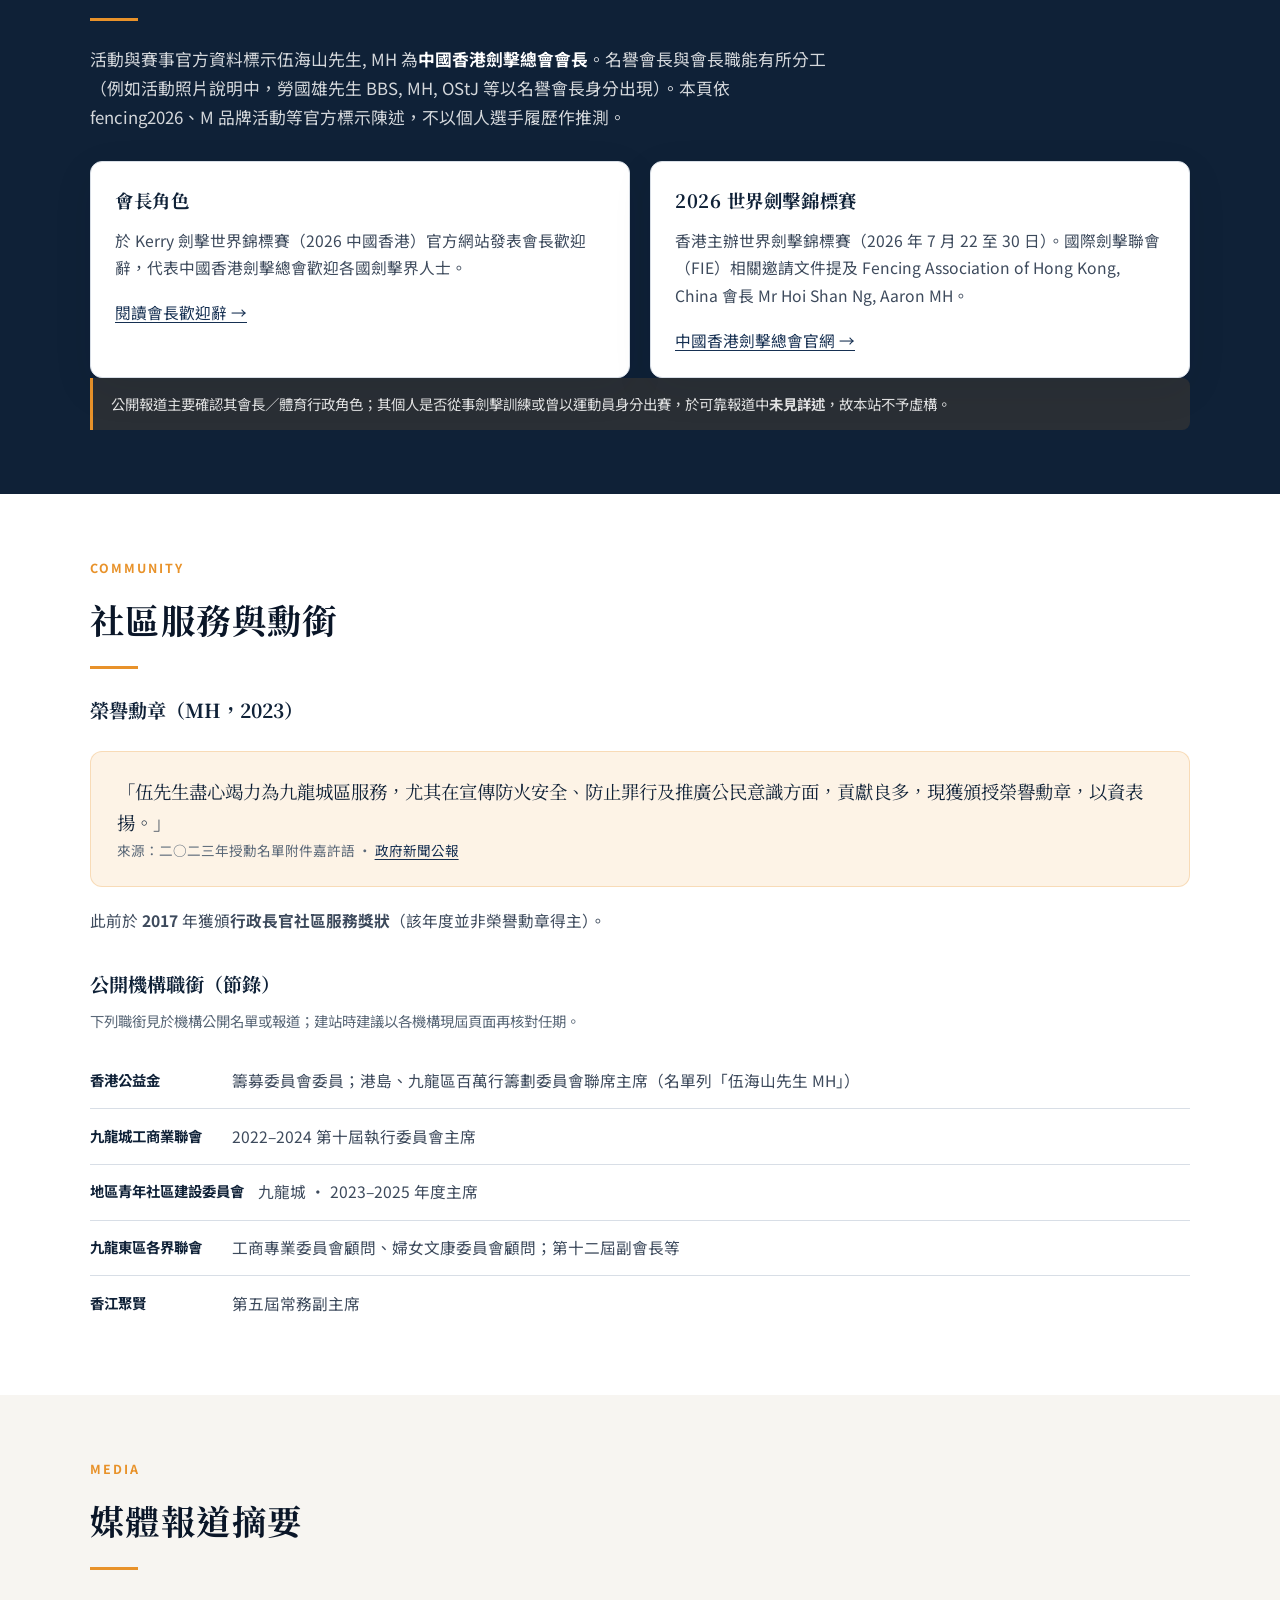
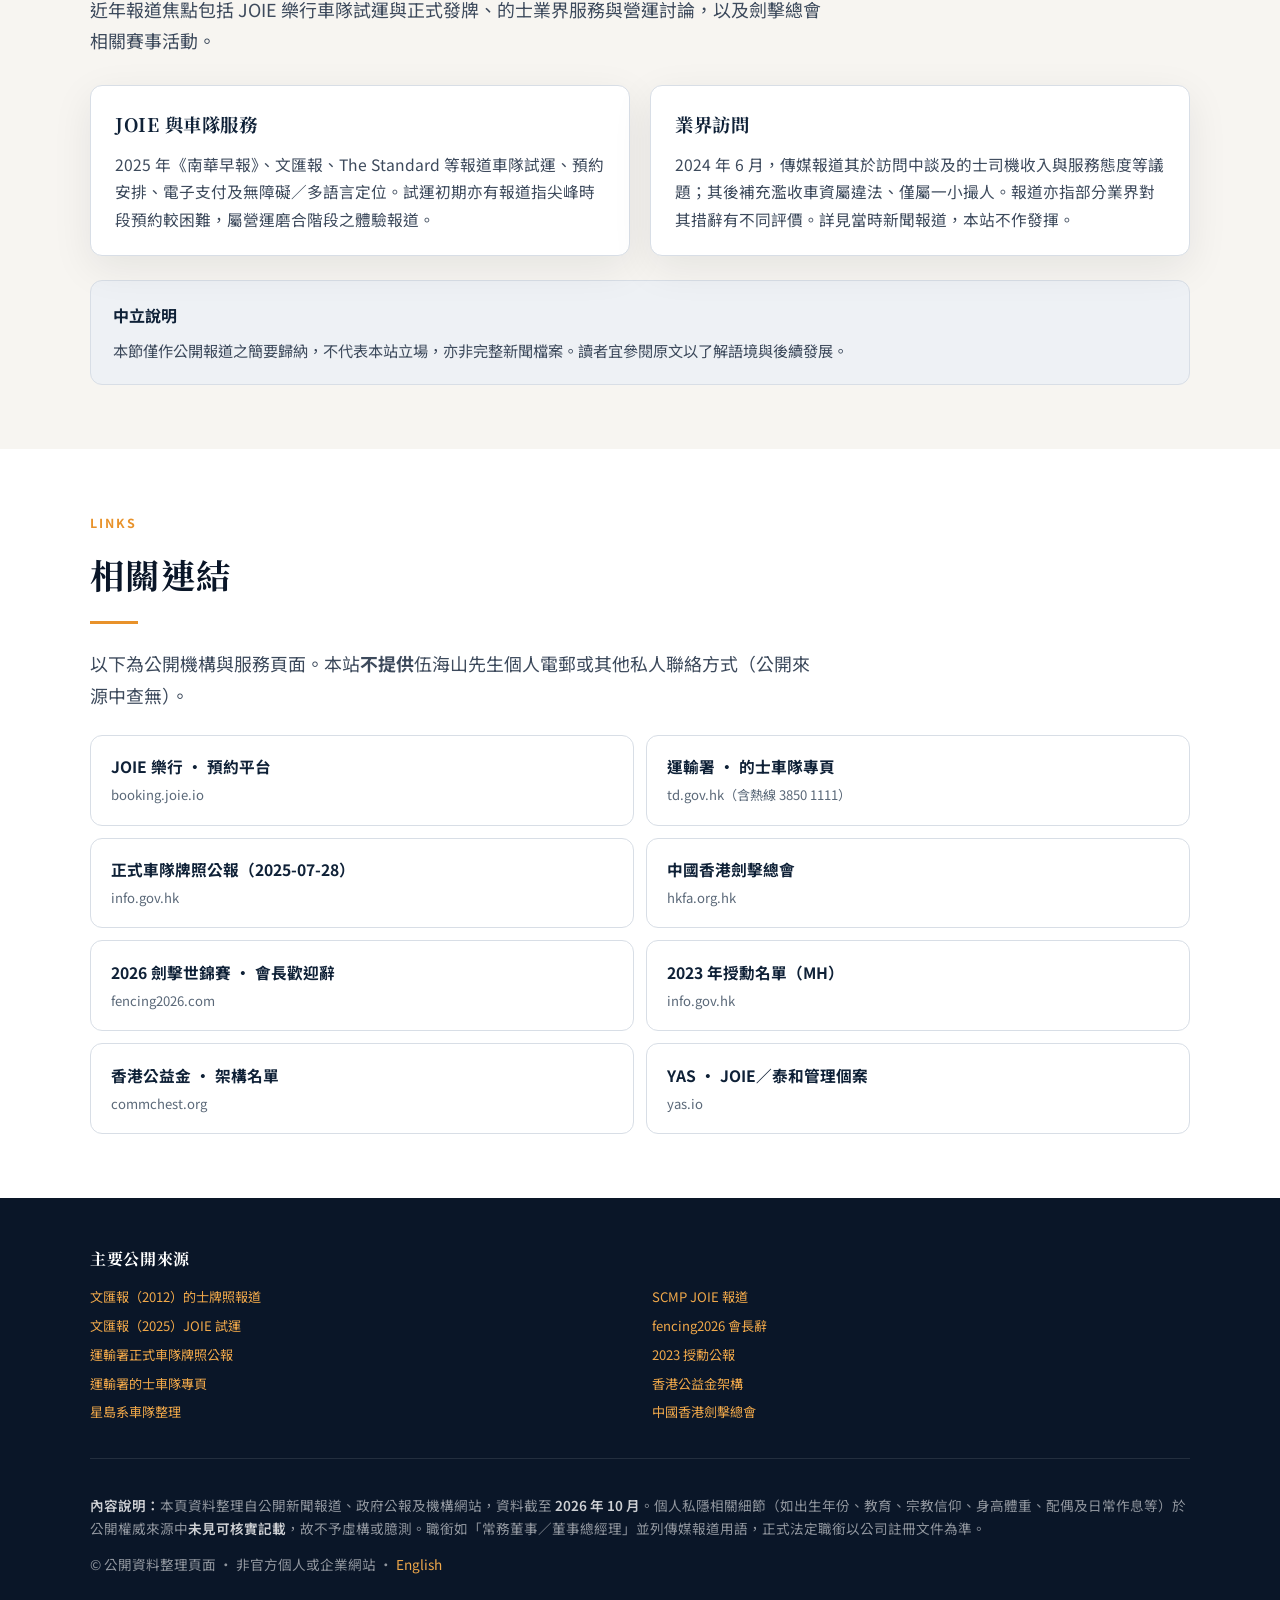
<file: wu/index.html>
<!DOCTYPE html>
<html lang="zh-Hant">
<head>
  <meta charset="UTF-8" />
  <meta name="viewport" content="width=device-width, initial-scale=1" />
  <meta name="description" content="伍海山先生（Aaron Ng Hoi-shan, MH）公開人物簡介：泰和管理／JOIE 樂行車隊、中國香港劍擊總會會長、社區服務與榮譽勳章。內容僅據公開報道與官方資料。" />
  <title>伍海山先生 MH｜公開人物簡介</title>
  <link rel="alternate" hreflang="zh-Hant" href="index.html" />
  <link rel="alternate" hreflang="en" href="en/index.html" />
  <link rel="preconnect" href="https://fonts.googleapis.com" />
  <link rel="preconnect" href="https://fonts.gstatic.com" crossorigin />
  <link href="https://fonts.googleapis.com/css2?family=Noto+Sans+TC:wght@400;500;600;700&family=Noto+Serif+TC:wght@600;700&display=swap" rel="stylesheet" />
  <link rel="stylesheet" href="styles.css" />
</head>
<body>
  <a class="skip-link" href="#main">跳至主要內容</a>

  <header class="site-header">
    <div class="header-inner">
      <a class="logo" href="#top">伍海山 <span>MH</span></a>
      <div class="header-actions">
        <div class="lang-switch" aria-label="語言／Language">
          <a href="index.html" lang="zh-Hant" hreflang="zh-Hant" aria-current="page">繁體中文</a>
          <a href="en/index.html" lang="en" hreflang="en">English</a>
        </div>
        <button type="button" class="nav-toggle" aria-expanded="false" aria-controls="site-nav" id="nav-toggle">
          <span></span><span></span><span></span>
          <span class="sr-only">選單</span>
        </button>
      </div>
      <nav class="nav" id="site-nav" aria-label="主要導覽">
        <a href="#about">關於</a>
        <a href="#career">事業</a>
        <a href="#fencing">劍擊</a>
        <a href="#community">社區與勳銜</a>
        <a href="#media">媒體</a>
        <a href="#links">連結</a>
      </nav>
    </div>
  </header>

  <main id="main">
    <!-- Hero -->
    <section class="hero" id="top">
      <div class="hero-inner">
        <p class="hero-eyebrow">公開人物簡介</p>
        <h1>伍海山</h1>
        <p class="hero-en">Aaron Ng Hoi-shan, MH</p>
        <div class="hero-badges">
          <span class="badge badge--accent">榮譽勳章 MH</span>
          <span class="badge">中國香港劍擊總會會長</span>
          <span class="badge">泰和管理 · JOIE 樂行</span>
        </div>
        <p class="hero-lead">
          香港公共交通與體育界的公開人物：傳媒報道中的泰和管理常務董事／董事總經理，推動 JOIE「樂行」的士車隊；並出任中國香港劍擊總會會長，參與迎來 2026 年香港世界劍擊錦標賽。
        </p>
        <div class="hero-actions">
          <a class="btn btn-primary" href="https://booking.joie.io/" rel="noopener noreferrer" target="_blank">JOIE 樂行預約</a>
          <a class="btn btn-ghost" href="#about">了解更多</a>
        </div>
      </div>
    </section>

    <!-- 關於 -->
    <section class="section section--alt" id="about">
      <div class="section-inner">
        <p class="section-label">About</p>
        <h2>關於伍海山先生</h2>
        <hr class="divider-amber" />
        <p class="lead">
          伍海山（Aaron Ng Hoi-shan）為香港傳媒常見之「的士大王」稱謂所及的第二代業界人物。其父為泰和車行創辦人伍熀（同樣曾有「的士大王」之稱）；報道指伍海山在繼承／接掌父業後，以貸款等方式擴充車隊業務。
        </p>
        <div class="grid-2">
          <article class="card">
            <h3>已確認身分</h3>
            <ul>
              <li><strong>中文全名：</strong>伍海山</li>
              <li><strong>英文名：</strong>Aaron Ng Hoi-shan／NG Hoi Shan, Aaron</li>
              <li><strong>勳銜：</strong>榮譽勳章（MH，2023）；2017 年獲行政長官社區服務獎狀</li>
              <li><strong>傳媒職銜（泰和管理）：</strong>常務董事（文匯報）／董事總經理、managing director（SCMP、The Standard、YAS）</li>
              <li><strong>體育公職：</strong>中國香港劍擊總會會長（賽事與活動官方標示）</li>
            </ul>
          </article>
          <article class="card">
            <h3>家族與事業傳承</h3>
            <ul>
              <li>父親<strong>伍熀</strong>：泰和車行創辦人；早年於土瓜灣售賣汽車電池起家；曾任香港的士小巴商總會會長；報道指近年將車行交由伍海山管理。</li>
              <li>報道指伍熀育有三子；其中<strong>伍富山</strong>為矯齒牙醫。</li>
              <li>本頁<strong>不羅列</strong>年齡、學歷、宗教信仰、身高體重、配偶或私生活細節——上述資料於公開權威來源中<strong>未見可核實記載</strong>。</li>
            </ul>
          </article>
        </div>
      </div>
    </section>

    <!-- 事業 -->
    <section class="section" id="career">
      <div class="section-inner">
        <p class="section-label">Business</p>
        <h2>事業：泰和車行至 JOIE 樂行</h2>
        <hr class="divider-amber" />
        <p class="lead">
          由扎根香港約半世紀的泰和車行，到泰和管理旗下獲運輸署正式發牌的市區的士車隊「JOIE 樂行」，業務軸心始終圍繞優質的士服務與車隊管理。
        </p>

        <div class="grid-2">
          <article class="card">
            <h3>泰和車行／泰和管理</h3>
            <ul>
              <li>泰和車行有限公司：報道／公司資料指約 <strong>1984</strong> 年成立；地址為九龍土瓜灣下鄉道 15–19 號地下。</li>
              <li>星島系報道形容泰和車行「扎根香港約 50 年」。</li>
              <li>泰和管理有限公司為 JOIE「樂行車隊」持牌營辦商；伍海山於傳媒中被稱為常務董事或董事總經理。</li>
            </ul>
          </article>
          <article class="card">
            <h3>業界相關角色</h3>
            <ul>
              <li>運輸署年報（約 2020–2023）曾列其為<strong>香港的士電召中心有限公司</strong>主席。</li>
              <li>2024 年 6 月，報道指其於<strong>香港的士小巴商總會</strong>改選中，率溫和派取得 15 席中 14 席理事；本人因規例未能即任理事長。</li>
            </ul>
          </article>
        </div>

        <p class="note">
          <strong>歷史報道數字（非現況核證）：</strong>2012 年《香港文匯報》引述知情人士，指持有最多的士牌者為泰和車行伍海山——當時報道為 <strong>611</strong> 個市區牌及 <strong>187</strong> 個新界牌；並指其於 2008 年金融海嘯期間大舉掃入牌照、持牌數目約增 80%。以上僅反映當時報道，現時實際持牌數目未見同等權威公開更新。
        </p>

        <h3 style="font-family:var(--font-display);margin:2.25rem 0 0.5rem;font-size:1.35rem;color:var(--navy-900);letter-spacing:0.03em;">JOIE 樂行車隊</h3>
        <p>
          JOIE／樂行車隊為橙色<strong>市區</strong>的士車隊，由泰和管理有限公司營運。運輸署於 <strong>2025 年 7 月 28 日</strong>公布發出正式的士車隊牌照，樂行車隊牌照號碼為 <strong>005</strong>，為期五年，當日起正式投入服務。
        </p>

        <div class="stat-row">
          <div class="stat">
            <span class="stat-num">005</span>
            <span class="stat-label">正式車隊牌照號碼</span>
          </div>
          <div class="stat">
            <span class="stat-num">~800</span>
            <span class="stat-label">報道計劃車隊規模（輛）</span>
          </div>
          <div class="stat">
            <span class="stat-num">200</span>
            <span class="stat-label">試運初期約投入（輛）</span>
          </div>
          <div class="stat">
            <span class="stat-num">3850 1111</span>
            <span class="stat-label">客戶服務熱線</span>
          </div>
        </div>

        <div class="grid-2">
          <article class="card">
            <h3>報道之車型組合</h3>
            <ul>
              <li>約 400 輛六人電動豪華的士（MAXUS MIFA7）</li>
              <li>約 100 輛無障礙的士（豐田 Noah）</li>
              <li>約 300 輛混能的士（豐田 Comfort）</li>
              <li>報道指逾 300 輛為全新車輛，其餘車齡均在三年以內</li>
            </ul>
          </article>
          <article class="card">
            <h3>服務特色（公開報道）</h3>
            <ul>
              <li>手機 App／網頁預約；試運期間曾規定提前 1 至 24 小時預約</li>
              <li>介面支援中文、英文、阿拉伯文等多國語言</li>
              <li>電子支付、行車記錄儀、車廂攝錄、GPS 及司機監察系統</li>
              <li>定位服務需大型行李或輪椅出行等乘客</li>
            </ul>
          </article>
        </div>

        <ul class="timeline">
          <li>
            <span class="timeline-year">約 1984 起</span>
            <p class="timeline-body">泰和車行成立並深耕土瓜灣；其後由伍海山接掌／擴充（據公開報道）。</p>
          </li>
          <li>
            <span class="timeline-year">2008–2012</span>
            <p class="timeline-body">報道指金融海嘯後擴充的士牌照；2012 年文匯報刊出當時持牌規模（見上方歷史說明）。</p>
          </li>
          <li>
            <span class="timeline-year">2024 年 7 月</span>
            <p class="timeline-body">運輸署向五支獲選的士車隊（含 JOIE 樂行）發出有條件暫准通知。</p>
          </li>
          <li>
            <span class="timeline-year">2025 年 3 月 31 日</span>
            <p class="timeline-body">「JOIE 樂行」App 上架試運，初期約 200 部的士投入。</p>
          </li>
          <li>
            <span class="timeline-year">2025 年 7 月 28 日</span>
            <p class="timeline-body">運輸署發出正式車隊牌照（005），樂行車隊正式投入服務。</p>
          </li>
        </ul>

        <div class="quote-block">
          <blockquote>我們的使命不僅是更換燃油車輛 — 而是引領行業邁向智慧城市交通。</blockquote>
          <cite>— Aaron Ng（泰和管理董事總經理），YAS 合作個案頁公開引述</cite>
        </div>
      </div>
    </section>

    <!-- 劍擊 -->
    <section class="section section--navy" id="fencing">
      <div class="section-inner">
        <p class="section-label">Sport</p>
        <h2>劍擊與體育公職</h2>
        <hr class="divider-amber" />
        <p style="max-width:46rem;color:rgba(255,255,255,0.82);">
          活動與賽事官方資料標示伍海山先生, MH 為<strong style="color:#fff;">中國香港劍擊總會會長</strong>。名譽會長與會長職能有所分工（例如活動照片說明中，勞國雄先生 BBS, MH, OStJ 等以名譽會長身分出現）。本頁依 fencing2026、M 品牌活動等官方標示陳述，不以個人選手履歷作推測。
        </p>
        <div class="grid-2" style="margin-top:1.75rem;">
          <article class="card">
            <h3>會長角色</h3>
            <p>於 Kerry 劍擊世界錦標賽（2026 中國香港）官方網站發表會長歡迎辭，代表中國香港劍擊總會歡迎各國劍擊界人士。</p>
            <p style="margin-top:0.75rem;"><a href="https://www.fencing2026.com/zh-Hant/greeting/fie-interim-president" rel="noopener noreferrer" target="_blank">閱讀會長歡迎辭 →</a></p>
          </article>
          <article class="card">
            <h3>2026 世界劍擊錦標賽</h3>
            <p>香港主辦世界劍擊錦標賽（2026 年 7 月 22 至 30 日）。國際劍擊聯會（FIE）相關邀請文件提及 Fencing Association of Hong Kong, China 會長 Mr Hoi Shan Ng, Aaron MH。</p>
            <p style="margin-top:0.75rem;"><a href="https://www.hkfa.org.hk/TC/index.html" rel="noopener noreferrer" target="_blank">中國香港劍擊總會官網 →</a></p>
          </article>
        </div>
        <p class="note">
          公開報道主要確認其會長／體育行政角色；其個人是否從事劍擊訓練或曾以運動員身分出賽，於可靠報道中<strong>未見詳述</strong>，故本站不予虛構。
        </p>
      </div>
    </section>

    <!-- 社區 -->
    <section class="section section--alt" id="community">
      <div class="section-inner">
        <p class="section-label">Community</p>
        <h2>社區服務與勳銜</h2>
        <hr class="divider-amber" />

        <h3 style="font-family:var(--font-display);font-size:1.2rem;color:var(--navy-900);margin:0 0 0.75rem;">榮譽勳章（MH，2023）</h3>
        <div class="citation">
          <q>伍先生盡心竭力為九龍城區服務，尤其在宣傳防火安全、防止罪行及推廣公民意識方面，貢獻良多，現獲頒授榮譽勳章，以資表揚。</q>
          <p class="citation-meta">
            來源：二○二三年授勳名單附件嘉許語 ·
            <a href="https://www.info.gov.hk/gia/general/202307/01/P2023063000279.htm" rel="noopener noreferrer" target="_blank">政府新聞公報</a>
          </p>
        </div>
        <p style="margin-top:1.25rem;font-size:0.98rem;color:var(--slate-700);">
          此前於 <strong>2017</strong> 年獲頒<strong>行政長官社區服務獎狀</strong>（該年度並非榮譽勳章得主）。
        </p>

        <h3 style="font-family:var(--font-display);font-size:1.2rem;color:var(--navy-900);margin:2rem 0 0.5rem;">公開機構職銜（節錄）</h3>
        <p style="font-size:0.9rem;color:var(--slate-600);margin-bottom:0;">下列職銜見於機構公開名單或報道；建站時建議以各機構現屆頁面再核對任期。</p>
        <ul class="role-list">
          <li>
            <span class="role-org">香港公益金</span>
            <span class="role-detail">籌募委員會委員；港島、九龍區百萬行籌劃委員會聯席主席（名單列「伍海山先生 MH」）</span>
          </li>
          <li>
            <span class="role-org">九龍城工商業聯會</span>
            <span class="role-detail">2022–2024 第十屆執行委員會主席</span>
          </li>
          <li>
            <span class="role-org">地區青年社區建設委員會</span>
            <span class="role-detail">九龍城 · 2023–2025 年度主席</span>
          </li>
          <li>
            <span class="role-org">九龍東區各界聯會</span>
            <span class="role-detail">工商專業委員會顧問、婦女文康委員會顧問；第十二屆副會長等</span>
          </li>
          <li>
            <span class="role-org">香江聚賢</span>
            <span class="role-detail">第五屆常務副主席</span>
          </li>
        </ul>
      </div>
    </section>

    <!-- 媒體 -->
    <section class="section" id="media">
      <div class="section-inner">
        <p class="section-label">Media</p>
        <h2>媒體報道摘要</h2>
        <hr class="divider-amber" />
        <p class="lead">
          近年報道焦點包括 JOIE 樂行車隊試運與正式發牌、的士業界服務與營運討論，以及劍擊總會相關賽事活動。
        </p>
        <div class="grid-2">
          <article class="card">
            <h3>JOIE 與車隊服務</h3>
            <p>2025 年《南華早報》、文匯報、The Standard 等報道車隊試運、預約安排、電子支付及無障礙／多語言定位。試運初期亦有報道指尖峰時段預約較困難，屬營運磨合階段之體驗報道。</p>
          </article>
          <article class="card">
            <h3>業界訪問</h3>
            <p>2024 年 6 月，傳媒報道其於訪問中談及的士司機收入與服務態度等議題；其後補充濫收車資屬違法、僅屬一小撮人。報道亦指部分業界對其措辭有不同評價。詳見當時新聞報道，本站不作發揮。</p>
          </article>
        </div>
        <div class="media-box">
          <h3>中立說明</h3>
          <p>本節僅作公開報道之簡要歸納，不代表本站立場，亦非完整新聞檔案。讀者宜參閱原文以了解語境與後續發展。</p>
        </div>
      </div>
    </section>

    <!-- 連結 -->
    <section class="section section--alt" id="links">
      <div class="section-inner">
        <p class="section-label">Links</p>
        <h2>相關連結</h2>
        <hr class="divider-amber" />
        <p class="lead">以下為公開機構與服務頁面。本站<strong>不提供</strong>伍海山先生個人電郵或其他私人聯絡方式（公開來源中查無）。</p>
        <div class="links-grid">
          <a class="link-item" href="https://booking.joie.io/" rel="noopener noreferrer" target="_blank">
            <strong>JOIE 樂行 · 預約平台</strong>
            <span>booking.joie.io</span>
          </a>
          <a class="link-item" href="https://www.td.gov.hk/tc/transport_in_hong_kong/public_transport/taxi/tfli2024/index.html" rel="noopener noreferrer" target="_blank">
            <strong>運輸署 · 的士車隊專頁</strong>
            <span>td.gov.hk（含熱線 3850 1111）</span>
          </a>
          <a class="link-item" href="https://www.info.gov.hk/gia/general/202507/28/P2025072800233.htm" rel="noopener noreferrer" target="_blank">
            <strong>正式車隊牌照公報（2025-07-28）</strong>
            <span>info.gov.hk</span>
          </a>
          <a class="link-item" href="https://www.hkfa.org.hk/TC/index.html" rel="noopener noreferrer" target="_blank">
            <strong>中國香港劍擊總會</strong>
            <span>hkfa.org.hk</span>
          </a>
          <a class="link-item" href="https://www.fencing2026.com/zh-Hant/greeting/fie-interim-president" rel="noopener noreferrer" target="_blank">
            <strong>2026 劍擊世錦賽 · 會長歡迎辭</strong>
            <span>fencing2026.com</span>
          </a>
          <a class="link-item" href="https://www.info.gov.hk/gia/general/202307/01/P2023063000279.htm" rel="noopener noreferrer" target="_blank">
            <strong>2023 年授勳名單（MH）</strong>
            <span>info.gov.hk</span>
          </a>
          <a class="link-item" href="https://www.commchest.org/tc/about-us/our-structure" rel="noopener noreferrer" target="_blank">
            <strong>香港公益金 · 架構名單</strong>
            <span>commchest.org</span>
          </a>
          <a class="link-item" href="https://yas.io/zh-hk/customers/joie" rel="noopener noreferrer" target="_blank">
            <strong>YAS · JOIE／泰和管理個案</strong>
            <span>yas.io</span>
          </a>
        </div>
      </div>
    </section>
  </main>

  <footer class="site-footer">
    <div class="footer-inner">
      <h3>主要公開來源</h3>
      <ul class="sources">
        <li><a href="http://paper.wenweipo.com/2012/11/07/EC1211070002.htm" rel="noopener noreferrer" target="_blank">文匯報（2012）的士牌照報道</a></li>
        <li><a href="https://www.wenweipo.com/a/202504/01/AP67eaf860e4b046c026f405b3.html" rel="noopener noreferrer" target="_blank">文匯報（2025）JOIE 試運</a></li>
        <li><a href="https://www.info.gov.hk/gia/general/202507/28/P2025072800233.htm" rel="noopener noreferrer" target="_blank">運輸署正式車隊牌照公報</a></li>
        <li><a href="https://www.td.gov.hk/tc/transport_in_hong_kong/public_transport/taxi/tfli2024/index.html" rel="noopener noreferrer" target="_blank">運輸署的士車隊專頁</a></li>
        <li><a href="https://www.stnn.cc/c/2025-06-06/3986702.shtml" rel="noopener noreferrer" target="_blank">星島系車隊整理</a></li>
        <li><a href="https://www.scmp.com/news/hong-kong/transport/article/3304623/fleet-200-new-premium-taxis-hit-streets-hong-kong" rel="noopener noreferrer" target="_blank">SCMP JOIE 報道</a></li>
        <li><a href="https://www.fencing2026.com/zh-Hant/greeting/fie-interim-president" rel="noopener noreferrer" target="_blank">fencing2026 會長辭</a></li>
        <li><a href="https://www.info.gov.hk/gia/general/202307/01/P2023063000279.htm" rel="noopener noreferrer" target="_blank">2023 授勳公報</a></li>
        <li><a href="https://www.commchest.org/tc/about-us/our-structure" rel="noopener noreferrer" target="_blank">香港公益金架構</a></li>
        <li><a href="https://www.hkfa.org.hk/TC/index.html" rel="noopener noreferrer" target="_blank">中國香港劍擊總會</a></li>
      </ul>
      <div class="footer-disclaimer">
        <p>
          <strong>內容說明：</strong>本頁資料整理自公開新聞報道、政府公報及機構網站，資料截至 <strong>2026 年 10 月</strong>。個人私隱相關細節（如出生年份、教育、宗教信仰、身高體重、配偶及日常作息等）於公開權威來源中<strong>未見可核實記載</strong>，故不予虛構或臆測。職銜如「常務董事／董事總經理」並列傳媒報道用語，正式法定職銜以公司註冊文件為準。
        </p>
        <p style="margin-top:0.85rem;margin-bottom:0;">© 公開資料整理頁面 · 非官方個人或企業網站 · <a href="en/index.html" lang="en" hreflang="en">English</a></p>
      </div>
    </div>
  </footer>

  <script>
    (function () {
      var toggle = document.getElementById("nav-toggle");
      var nav = document.getElementById("site-nav");
      if (!toggle || !nav) return;
      toggle.addEventListener("click", function () {
        var open = nav.classList.toggle("open");
        toggle.setAttribute("aria-expanded", open ? "true" : "false");
      });
      nav.querySelectorAll("a").forEach(function (link) {
        link.addEventListener("click", function () {
          nav.classList.remove("open");
          toggle.setAttribute("aria-expanded", "false");
        });
      });
    })();
  </script>
</body>
</html>
</file>
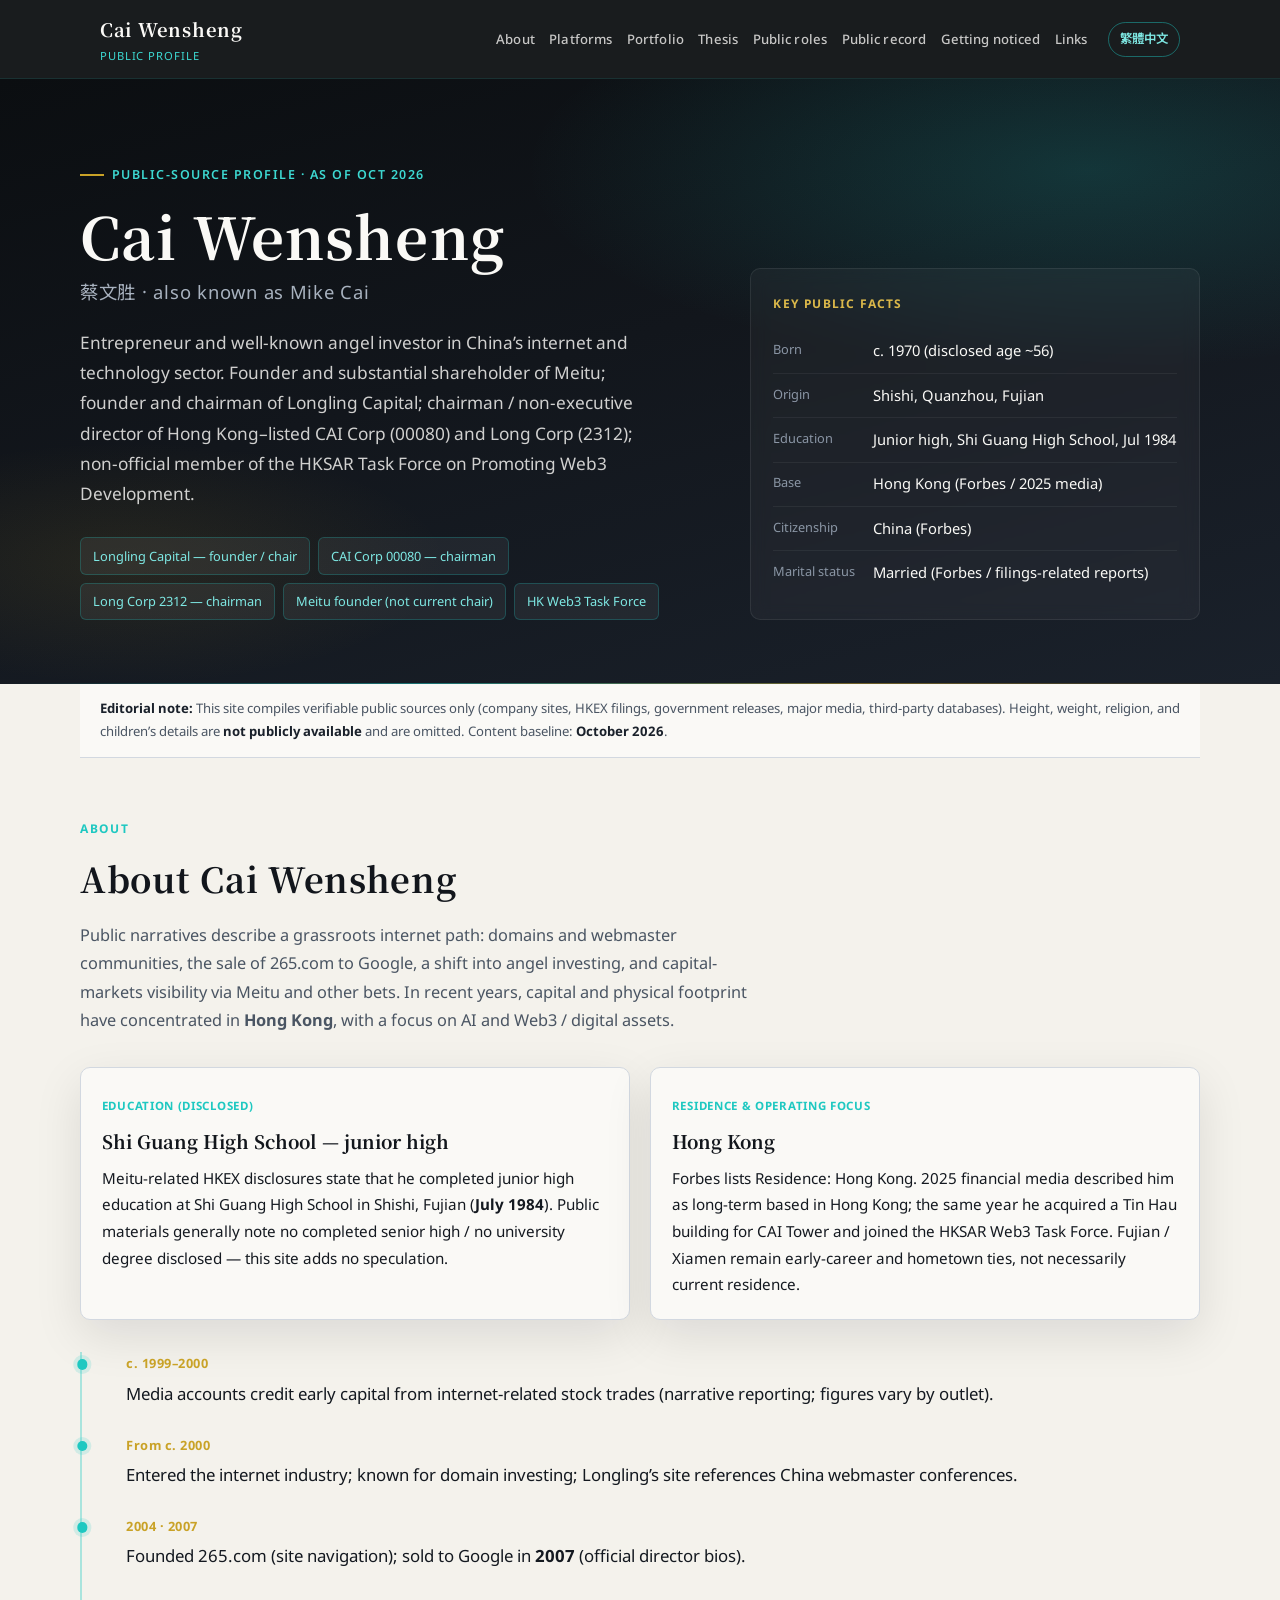
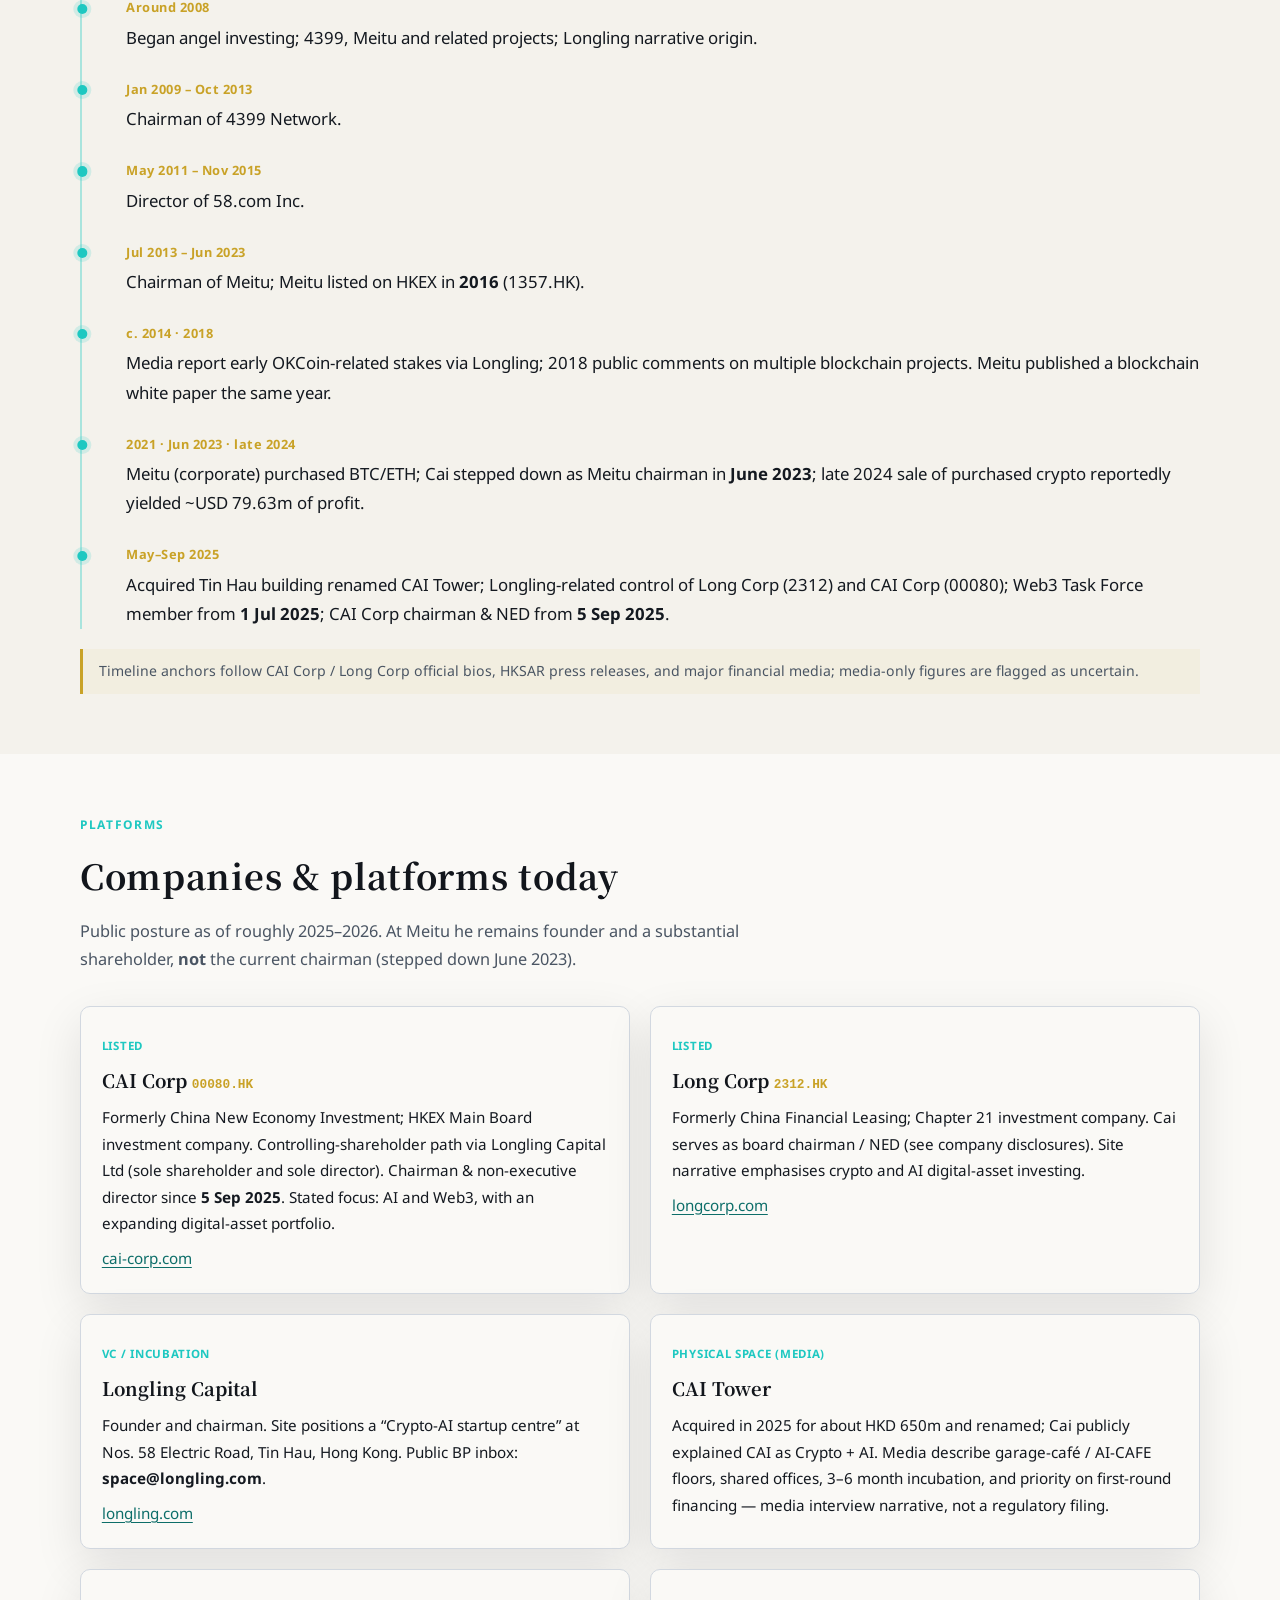
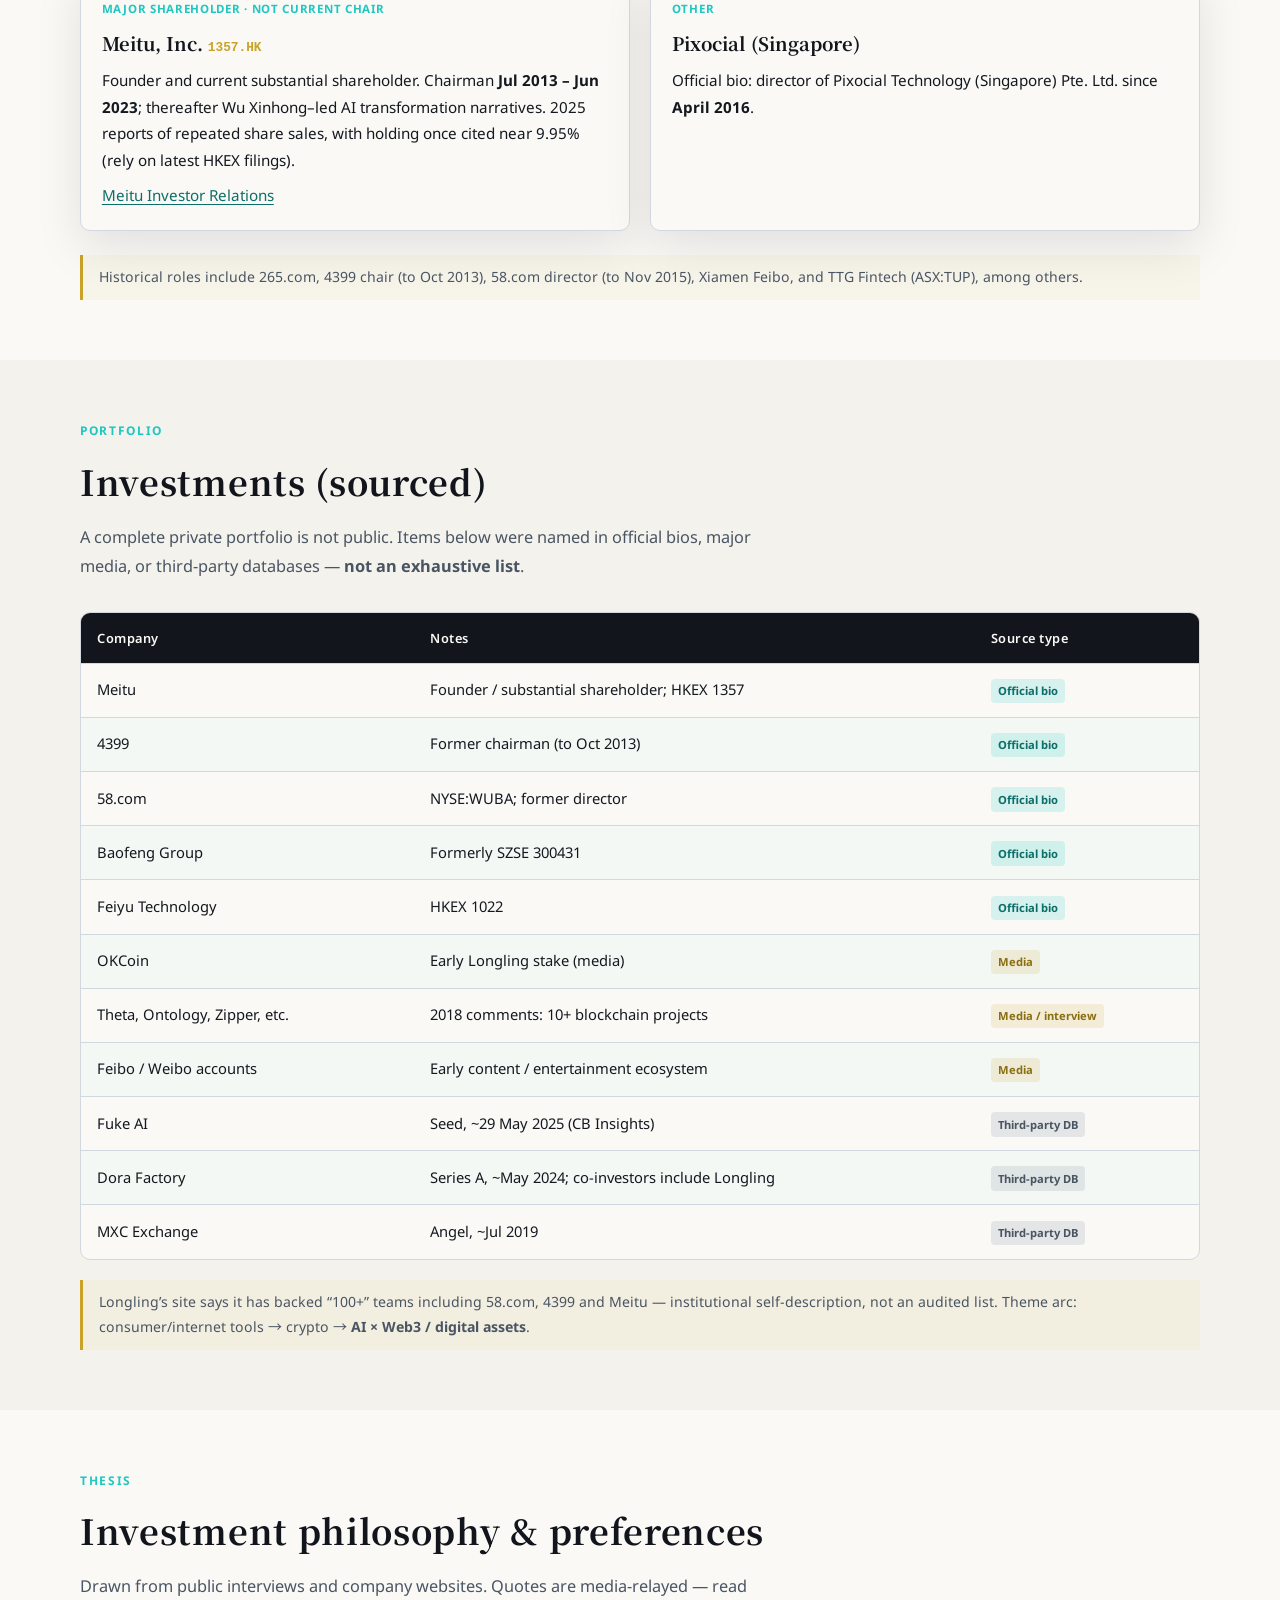
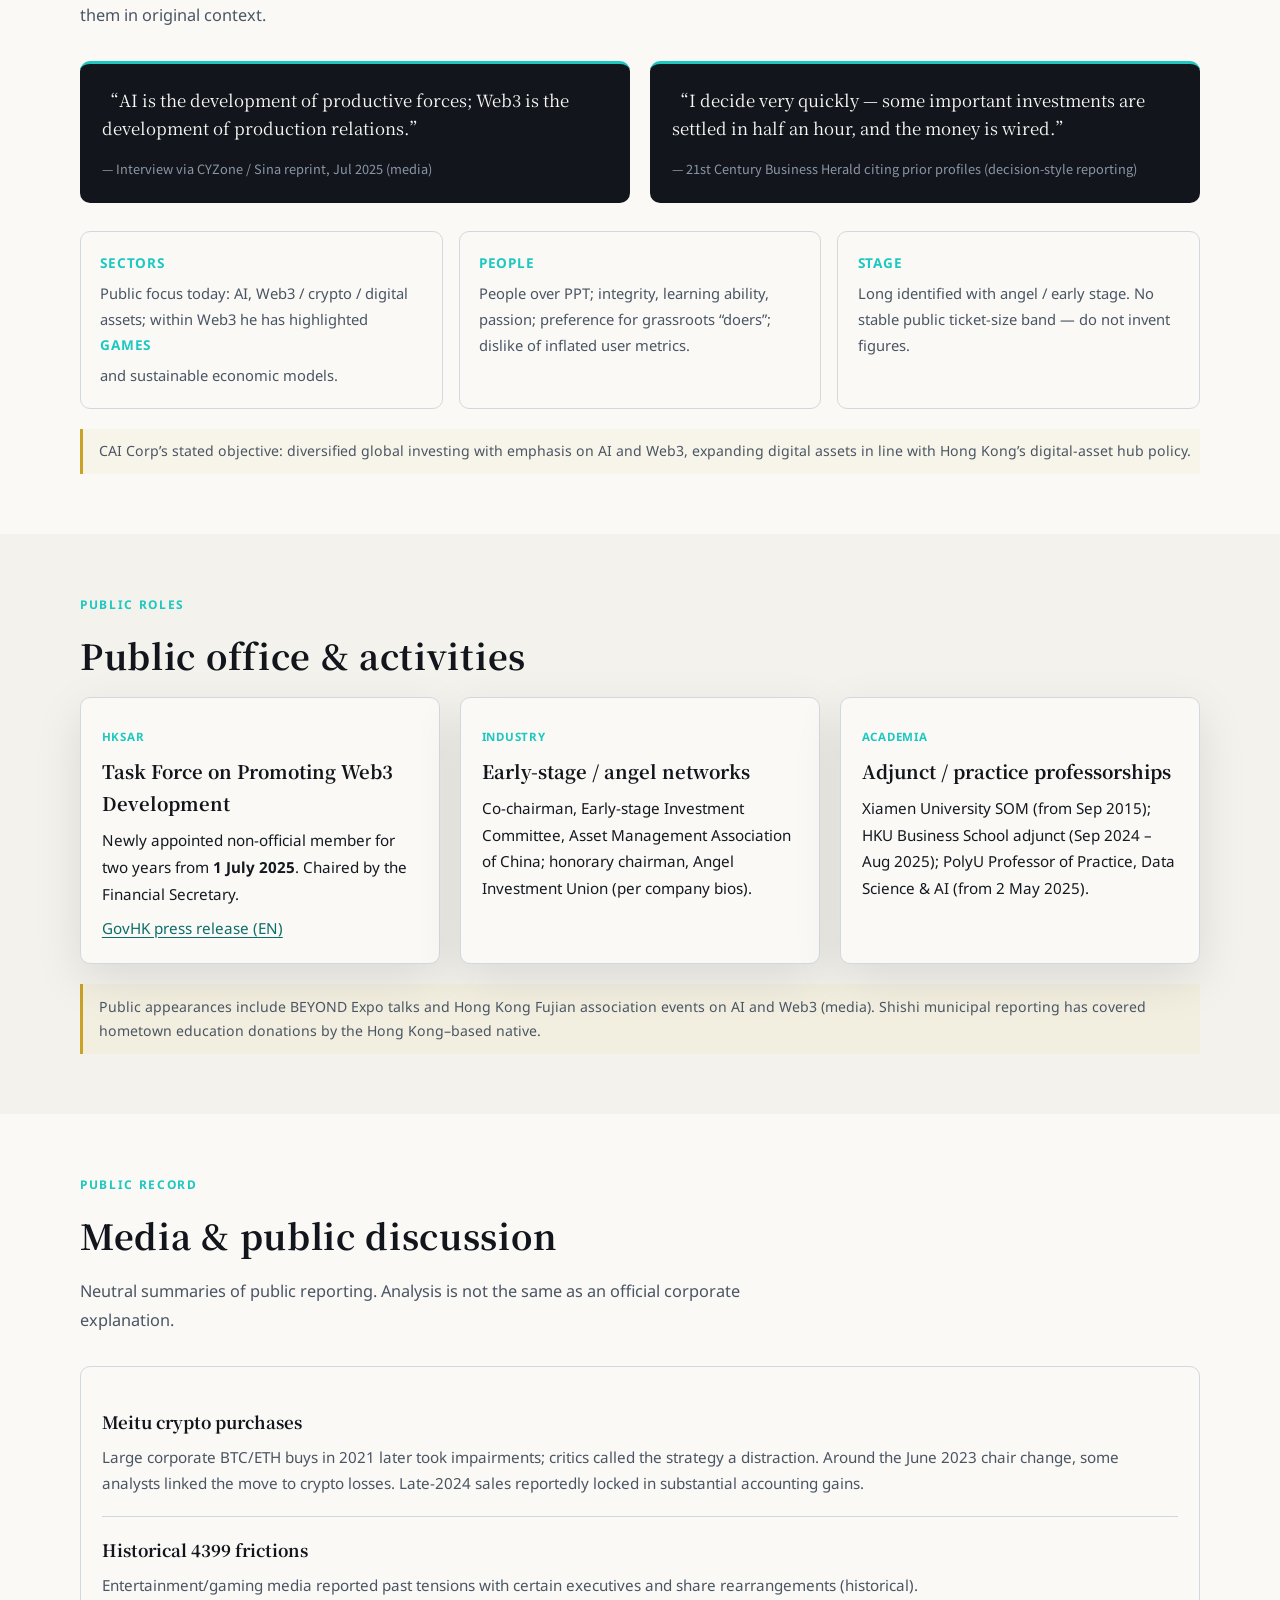
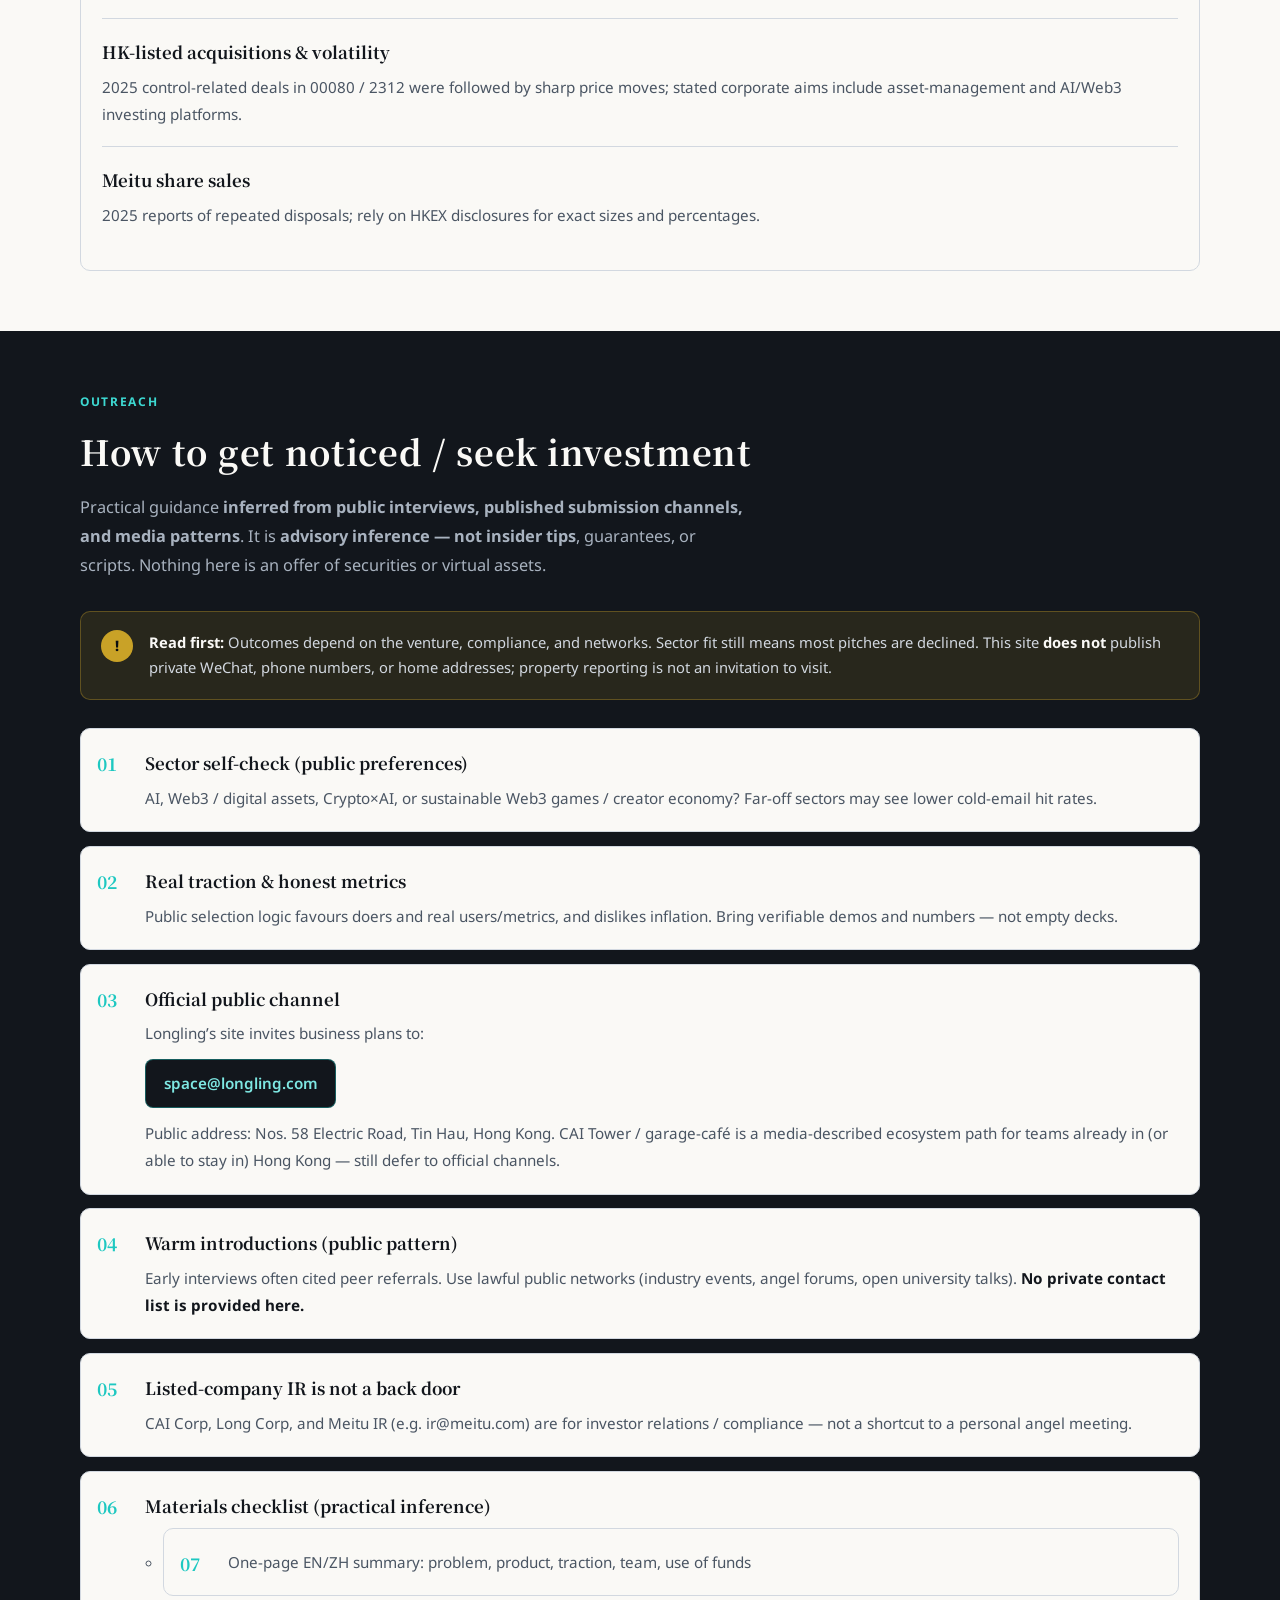
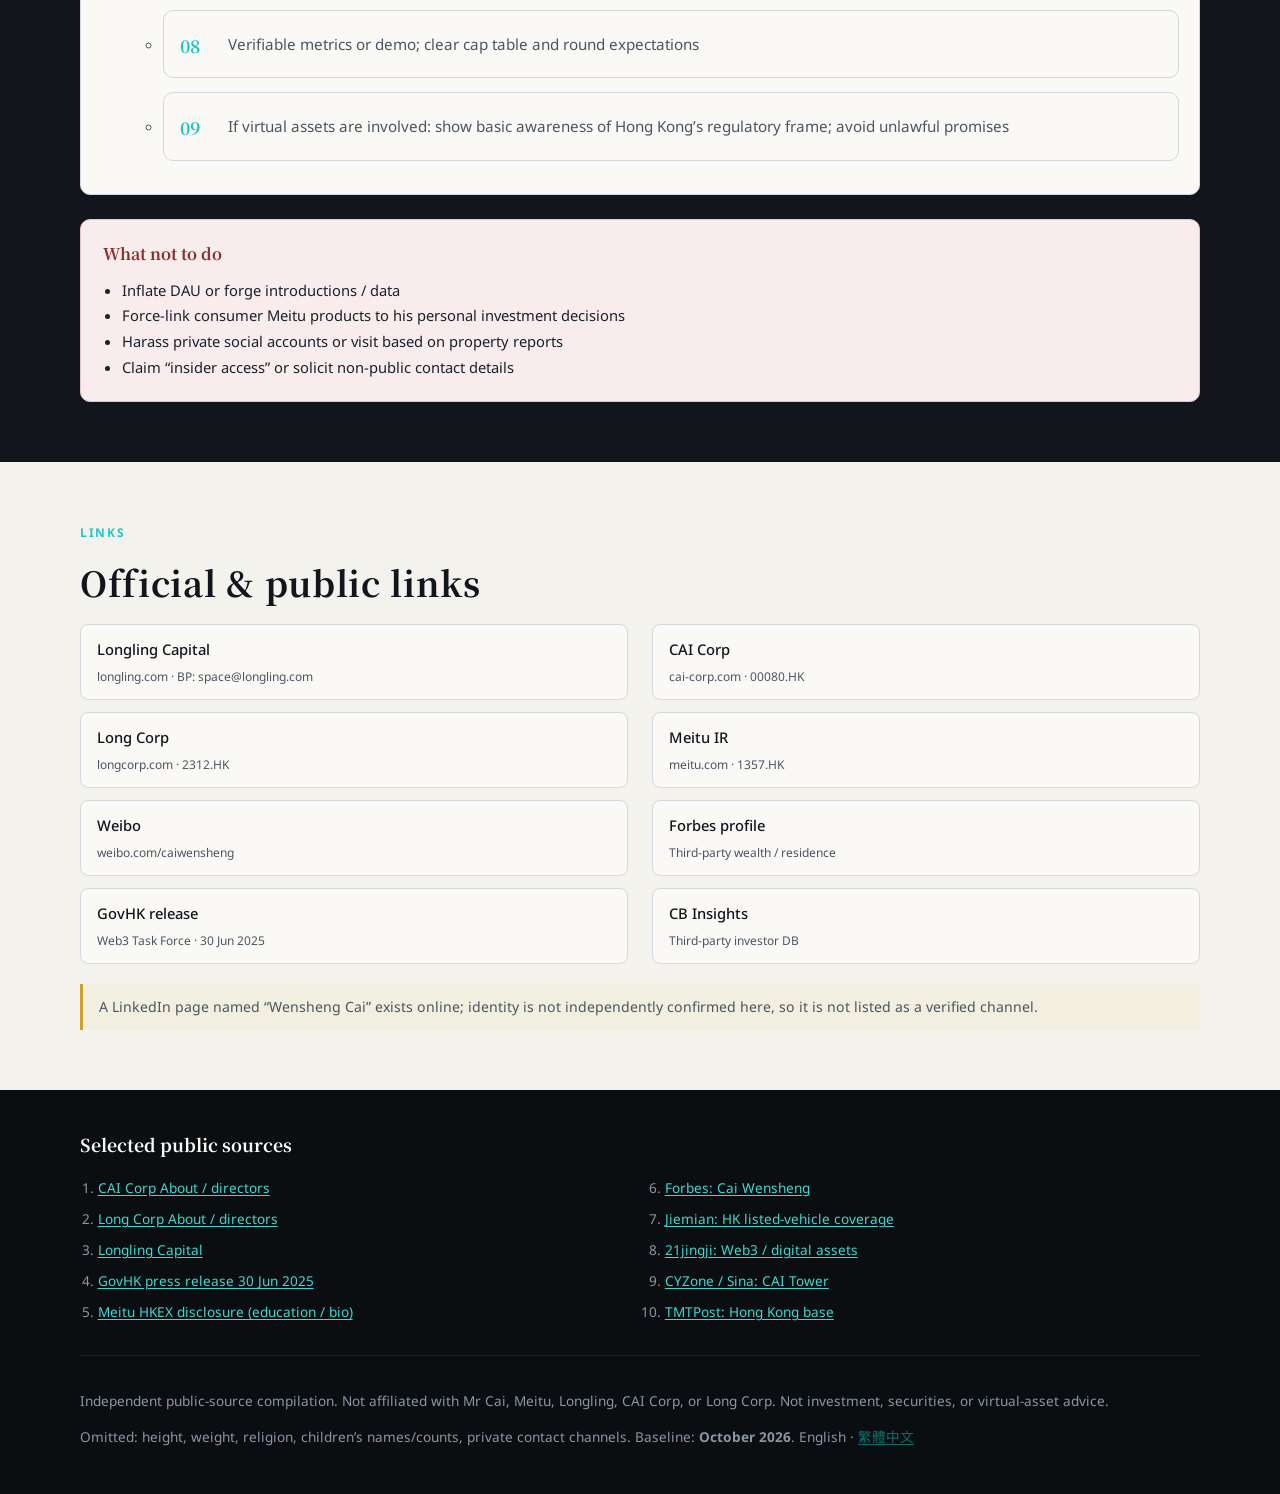
<file: cai/en/index.html>
<!DOCTYPE html>
<html lang="en">
<head>
  <meta charset="utf-8" />
  <meta name="viewport" content="width=device-width, initial-scale=1" />
  <title>Cai Wensheng｜Public Profile &amp; Investor Brief</title>
  <meta name="description" content="Public profile of Cai Wensheng (Mike Cai): Longling Capital, CAI Corp, Long Corp, Meitu founder, Hong Kong Web3 Task Force. Sourced from public materials as of Oct 2026." />
  <link rel="preconnect" href="https://fonts.googleapis.com" />
  <link rel="preconnect" href="https://fonts.gstatic.com" crossorigin />
  <link href="https://fonts.googleapis.com/css2?family=Noto+Sans:wght@400;500;600;700&family=Noto+Sans+TC:wght@400;500;600;700&family=Noto+Serif+TC:wght@600;700&display=swap" rel="stylesheet" />
  <link rel="stylesheet" href="../styles.css" />
</head>
<body class="lang-en">
  <a class="skip-link" href="#main">Skip to content</a>

  <header class="site-header">
    <div class="header-inner">
      <a class="logo" href="#top">
        <span class="logo-name">Cai Wensheng</span>
        <span class="logo-sub">Public Profile</span>
      </a>
      <button type="button" class="nav-toggle" aria-expanded="false" aria-controls="nav-wrap" id="nav-toggle">Menu</button>
      <div class="nav-wrap" id="nav-wrap">
        <nav class="site-nav" aria-label="Primary">
          <a href="#about">About</a>
          <a href="#platforms">Platforms</a>
          <a href="#portfolio">Portfolio</a>
          <a href="#thesis">Thesis</a>
          <a href="#public-roles">Public roles</a>
          <a href="#media">Public record</a>
          <a href="#outreach">Getting noticed</a>
          <a href="#links">Links</a>
        </nav>
        <a class="lang-toggle" href="../index.html" hreflang="zh-Hant" lang="zh-Hant">繁體中文</a>
      </div>
    </div>
  </header>

  <main id="main">
    <section class="hero" id="top">
      <div class="hero-inner">
        <div>
          <p class="eyebrow">Public-source profile · as of Oct 2026</p>
          <h1>Cai Wensheng</h1>
          <p class="hero-en-name">蔡文胜 · also known as Mike Cai</p>
          <p class="hero-lead">
            Entrepreneur and well-known angel investor in China’s internet and technology sector. Founder and substantial shareholder of Meitu; founder and chairman of Longling Capital; chairman / non-executive director of Hong Kong–listed CAI Corp (00080) and Long Corp (2312); non-official member of the HKSAR Task Force on Promoting Web3 Development.
          </p>
          <ul class="role-chips">
            <li>Longling Capital — founder / chair</li>
            <li>CAI Corp 00080 — chairman</li>
            <li>Long Corp 2312 — chairman</li>
            <li>Meitu founder (not current chair)</li>
            <li>HK Web3 Task Force</li>
          </ul>
        </div>
        <aside class="hero-aside" aria-label="Key public facts">
          <h2>Key public facts</h2>
          <ul class="fact-list">
            <li><span class="k">Born</span><span class="v">c. 1970 (disclosed age ~56)</span></li>
            <li><span class="k">Origin</span><span class="v">Shishi, Quanzhou, Fujian</span></li>
            <li><span class="k">Education</span><span class="v">Junior high, Shi Guang High School, Jul 1984</span></li>
            <li><span class="k">Base</span><span class="v">Hong Kong (Forbes / 2025 media)</span></li>
            <li><span class="k">Citizenship</span><span class="v">China (Forbes)</span></li>
            <li><span class="k">Marital status</span><span class="v">Married (Forbes / filings-related reports)</span></li>
          </ul>
        </aside>
      </div>
    </section>

    <p class="disclaimer-bar">
      <strong>Editorial note:</strong> This site compiles verifiable public sources only (company sites, HKEX filings, government releases, major media, third-party databases). Height, weight, religion, and children’s details are <strong>not publicly available</strong> and are omitted. Content baseline: <strong>October 2026</strong>.
    </p>

    <section class="section" id="about">
      <div class="section-inner">
        <p class="section-label">About</p>
        <h2>About Cai Wensheng</h2>
        <p class="section-lead">
          Public narratives describe a grassroots internet path: domains and webmaster communities, the sale of 265.com to Google, a shift into angel investing, and capital-markets visibility via Meitu and other bets. In recent years, capital and physical footprint have concentrated in <strong>Hong Kong</strong>, with a focus on AI and Web3 / digital assets.
        </p>

        <div class="grid-2" style="margin-bottom:2rem">
          <div class="card">
            <span class="tag">Education (disclosed)</span>
            <h3>Shi Guang High School — junior high</h3>
            <p>Meitu-related HKEX disclosures state that he completed junior high education at Shi Guang High School in Shishi, Fujian (<strong>July 1984</strong>). Public materials generally note no completed senior high / no university degree disclosed — this site adds no speculation.</p>
          </div>
          <div class="card">
            <span class="tag">Residence &amp; operating focus</span>
            <h3>Hong Kong</h3>
            <p>Forbes lists Residence: Hong Kong. 2025 financial media described him as long-term based in Hong Kong; the same year he acquired a Tin Hau building for CAI Tower and joined the HKSAR Web3 Task Force. Fujian / Xiamen remain early-career and hometown ties, not necessarily current residence.</p>
          </div>
        </div>

        <ol class="timeline">
          <li>
            <span class="year">c. 1999–2000</span>
            <p>Media accounts credit early capital from internet-related stock trades (narrative reporting; figures vary by outlet).</p>
          </li>
          <li>
            <span class="year">From c. 2000</span>
            <p>Entered the internet industry; known for domain investing; Longling’s site references China webmaster conferences.</p>
          </li>
          <li>
            <span class="year">2004 · 2007</span>
            <p>Founded 265.com (site navigation); sold to Google in <strong>2007</strong> (official director bios).</p>
          </li>
          <li>
            <span class="year">Around 2008</span>
            <p>Began angel investing; 4399, Meitu and related projects; Longling narrative origin.</p>
          </li>
          <li>
            <span class="year">Jan 2009 – Oct 2013</span>
            <p>Chairman of 4399 Network.</p>
          </li>
          <li>
            <span class="year">May 2011 – Nov 2015</span>
            <p>Director of 58.com Inc.</p>
          </li>
          <li>
            <span class="year">Jul 2013 – Jun 2023</span>
            <p>Chairman of Meitu; Meitu listed on HKEX in <strong>2016</strong> (1357.HK).</p>
          </li>
          <li>
            <span class="year">c. 2014 · 2018</span>
            <p>Media report early OKCoin-related stakes via Longling; 2018 public comments on multiple blockchain projects. Meitu published a blockchain white paper the same year.</p>
          </li>
          <li>
            <span class="year">2021 · Jun 2023 · late 2024</span>
            <p>Meitu (corporate) purchased BTC/ETH; Cai stepped down as Meitu chairman in <strong>June 2023</strong>; late 2024 sale of purchased crypto reportedly yielded ~USD 79.63m of profit.</p>
          </li>
          <li>
            <span class="year">May–Sep 2025</span>
            <p>Acquired Tin Hau building renamed CAI Tower; Longling-related control of Long Corp (2312) and CAI Corp (00080); Web3 Task Force member from <strong>1 Jul 2025</strong>; CAI Corp chairman &amp; NED from <strong>5 Sep 2025</strong>.</p>
          </li>
        </ol>
        <p class="note">Timeline anchors follow CAI Corp / Long Corp official bios, HKSAR press releases, and major financial media; media-only figures are flagged as uncertain.</p>
      </div>
    </section>

    <section class="section section-alt" id="platforms">
      <div class="section-inner">
        <p class="section-label">Platforms</p>
        <h2>Companies &amp; platforms today</h2>
        <p class="section-lead">Public posture as of roughly 2025–2026. At Meitu he remains founder and a substantial shareholder, <strong>not</strong> the current chairman (stepped down June 2023).</p>

        <div class="grid-2">
          <article class="card">
            <span class="tag">Listed</span>
            <h3>CAI Corp <span class="ticker">00080.HK</span></h3>
            <p>Formerly China New Economy Investment; HKEX Main Board investment company. Controlling-shareholder path via Longling Capital Ltd (sole shareholder and sole director). Chairman &amp; non-executive director since <strong>5 Sep 2025</strong>. Stated focus: AI and Web3, with an expanding digital-asset portfolio.</p>
            <p><a href="https://www.cai-corp.com/en" rel="noopener noreferrer" target="_blank">cai-corp.com</a></p>
          </article>
          <article class="card">
            <span class="tag">Listed</span>
            <h3>Long Corp <span class="ticker">2312.HK</span></h3>
            <p>Formerly China Financial Leasing; Chapter 21 investment company. Cai serves as board chairman / NED (see company disclosures). Site narrative emphasises crypto and AI digital-asset investing.</p>
            <p><a href="https://www.longcorp.com/" rel="noopener noreferrer" target="_blank">longcorp.com</a></p>
          </article>
          <article class="card">
            <span class="tag">VC / incubation</span>
            <h3>Longling Capital</h3>
            <p>Founder and chairman. Site positions a “Crypto-AI startup centre” at Nos. 58 Electric Road, Tin Hau, Hong Kong. Public BP inbox: <strong>space@longling.com</strong>.</p>
            <p><a href="https://www.longling.com/" rel="noopener noreferrer" target="_blank">longling.com</a></p>
          </article>
          <article class="card">
            <span class="tag">Physical space (media)</span>
            <h3>CAI Tower</h3>
            <p>Acquired in 2025 for about HKD 650m and renamed; Cai publicly explained CAI as Crypto + AI. Media describe garage-café / AI-CAFE floors, shared offices, 3–6 month incubation, and priority on first-round financing — media interview narrative, not a regulatory filing.</p>
          </article>
          <article class="card">
            <span class="tag">Major shareholder · not current chair</span>
            <h3>Meitu, Inc. <span class="ticker">1357.HK</span></h3>
            <p>Founder and current substantial shareholder. Chairman <strong>Jul 2013 – Jun 2023</strong>; thereafter Wu Xinhong–led AI transformation narratives. 2025 reports of repeated share sales, with holding once cited near 9.95% (rely on latest HKEX filings).</p>
            <p><a href="https://www.meitu.com/en/investor" rel="noopener noreferrer" target="_blank">Meitu Investor Relations</a></p>
          </article>
          <article class="card">
            <span class="tag">Other</span>
            <h3>Pixocial (Singapore)</h3>
            <p>Official bio: director of Pixocial Technology (Singapore) Pte. Ltd. since <strong>April 2016</strong>.</p>
          </article>
        </div>
        <p class="note" style="margin-top:1.5rem">Historical roles include 265.com, 4399 chair (to Oct 2013), 58.com director (to Nov 2015), Xiamen Feibo, and TTG Fintech (ASX:TUP), among others.</p>
      </div>
    </section>

    <section class="section" id="portfolio">
      <div class="section-inner">
        <p class="section-label">Portfolio</p>
        <h2>Investments (sourced)</h2>
        <p class="section-lead">A complete private portfolio is not public. Items below were named in official bios, major media, or third-party databases — <strong>not an exhaustive list</strong>.</p>

        <div class="table-wrap">
          <table>
            <thead>
              <tr>
                <th>Company</th>
                <th>Notes</th>
                <th>Source type</th>
              </tr>
            </thead>
            <tbody>
              <tr>
                <td>Meitu</td>
                <td>Founder / substantial shareholder; HKEX 1357</td>
                <td><span class="badge">Official bio</span></td>
              </tr>
              <tr>
                <td>4399</td>
                <td>Former chairman (to Oct 2013)</td>
                <td><span class="badge">Official bio</span></td>
              </tr>
              <tr>
                <td>58.com</td>
                <td>NYSE:WUBA; former director</td>
                <td><span class="badge">Official bio</span></td>
              </tr>
              <tr>
                <td>Baofeng Group</td>
                <td>Formerly SZSE 300431</td>
                <td><span class="badge">Official bio</span></td>
              </tr>
              <tr>
                <td>Feiyu Technology</td>
                <td>HKEX 1022</td>
                <td><span class="badge">Official bio</span></td>
              </tr>
              <tr>
                <td>OKCoin</td>
                <td>Early Longling stake (media)</td>
                <td><span class="badge badge-media">Media</span></td>
              </tr>
              <tr>
                <td>Theta, Ontology, Zipper, etc.</td>
                <td>2018 comments: 10+ blockchain projects</td>
                <td><span class="badge badge-media">Media / interview</span></td>
              </tr>
              <tr>
                <td>Feibo / Weibo accounts</td>
                <td>Early content / entertainment ecosystem</td>
                <td><span class="badge badge-media">Media</span></td>
              </tr>
              <tr>
                <td>Fuke AI</td>
                <td>Seed, ~29 May 2025 (CB Insights)</td>
                <td><span class="badge badge-db">Third-party DB</span></td>
              </tr>
              <tr>
                <td>Dora Factory</td>
                <td>Series A, ~May 2024; co-investors include Longling</td>
                <td><span class="badge badge-db">Third-party DB</span></td>
              </tr>
              <tr>
                <td>MXC Exchange</td>
                <td>Angel, ~Jul 2019</td>
                <td><span class="badge badge-db">Third-party DB</span></td>
              </tr>
            </tbody>
          </table>
        </div>
        <p class="note">Longling’s site says it has backed “100+” teams including 58.com, 4399 and Meitu — institutional self-description, not an audited list. Theme arc: consumer/internet tools → crypto → <strong>AI × Web3 / digital assets</strong>.</p>
      </div>
    </section>

    <section class="section section-alt" id="thesis">
      <div class="section-inner">
        <p class="section-label">Thesis</p>
        <h2>Investment philosophy &amp; preferences</h2>
        <p class="section-lead">Drawn from public interviews and company websites. Quotes are media-relayed — read them in original context.</p>

        <div class="quote-grid">
          <blockquote class="quote">
            <p>“AI is the development of productive forces; Web3 is the development of production relations.”</p>
            <footer>— Interview via CYZone / Sina reprint, Jul 2025 (media)</footer>
          </blockquote>
          <blockquote class="quote">
            <p>“I decide very quickly — some important investments are settled in half an hour, and the money is wired.”</p>
            <footer>— 21st Century Business Herald citing prior profiles (decision-style reporting)</footer>
          </blockquote>
        </div>

        <div class="pillars">
          <div class="pillar">
            <strong>Sectors</strong>
            <p>Public focus today: AI, Web3 / crypto / digital assets; within Web3 he has highlighted <strong>games</strong> and sustainable economic models.</p>
          </div>
          <div class="pillar">
            <strong>People</strong>
            <p>People over PPT; integrity, learning ability, passion; preference for grassroots “doers”; dislike of inflated user metrics.</p>
          </div>
          <div class="pillar">
            <strong>Stage</strong>
            <p>Long identified with angel / early stage. No stable public ticket-size band — do not invent figures.</p>
          </div>
        </div>
        <p class="note">CAI Corp’s stated objective: diversified global investing with emphasis on AI and Web3, expanding digital assets in line with Hong Kong’s digital-asset hub policy.</p>
      </div>
    </section>

    <section class="section" id="public-roles">
      <div class="section-inner">
        <p class="section-label">Public roles</p>
        <h2>Public office &amp; activities</h2>
        <div class="grid-3">
          <article class="card">
            <span class="tag">HKSAR</span>
            <h3>Task Force on Promoting Web3 Development</h3>
            <p>Newly appointed non-official member for two years from <strong>1 July 2025</strong>. Chaired by the Financial Secretary.</p>
            <p class="muted"><a href="https://www.info.gov.hk/gia/general/202506/30/P2025063000663.htm" rel="noopener noreferrer" target="_blank">GovHK press release (EN)</a></p>
          </article>
          <article class="card">
            <span class="tag">Industry</span>
            <h3>Early-stage / angel networks</h3>
            <p>Co-chairman, Early-stage Investment Committee, Asset Management Association of China; honorary chairman, Angel Investment Union (per company bios).</p>
          </article>
          <article class="card">
            <span class="tag">Academia</span>
            <h3>Adjunct / practice professorships</h3>
            <p>Xiamen University SOM (from Sep 2015); HKU Business School adjunct (Sep 2024 – Aug 2025); PolyU Professor of Practice, Data Science &amp; AI (from 2 May 2025).</p>
          </article>
        </div>
        <p class="note" style="margin-top:1.25rem">Public appearances include BEYOND Expo talks and Hong Kong Fujian association events on AI and Web3 (media). Shishi municipal reporting has covered hometown education donations by the Hong Kong–based native.</p>
      </div>
    </section>

    <section class="section section-alt" id="media">
      <div class="section-inner">
        <p class="section-label">Public record</p>
        <h2>Media &amp; public discussion</h2>
        <p class="section-lead">Neutral summaries of public reporting. Analysis is not the same as an official corporate explanation.</p>

        <div class="card" style="box-shadow:none">
          <div class="media-item">
            <h3>Meitu crypto purchases</h3>
            <p>Large corporate BTC/ETH buys in 2021 later took impairments; critics called the strategy a distraction. Around the June 2023 chair change, some analysts linked the move to crypto losses. Late-2024 sales reportedly locked in substantial accounting gains.</p>
          </div>
          <div class="media-item">
            <h3>Historical 4399 frictions</h3>
            <p>Entertainment/gaming media reported past tensions with certain executives and share rearrangements (historical).</p>
          </div>
          <div class="media-item">
            <h3>HK-listed acquisitions &amp; volatility</h3>
            <p>2025 control-related deals in 00080 / 2312 were followed by sharp price moves; stated corporate aims include asset-management and AI/Web3 investing platforms.</p>
          </div>
          <div class="media-item">
            <h3>Meitu share sales</h3>
            <p>2025 reports of repeated disposals; rely on HKEX disclosures for exact sizes and percentages.</p>
          </div>
        </div>
      </div>
    </section>

    <section class="section section-dark" id="outreach">
      <div class="section-inner">
        <p class="section-label">Outreach</p>
        <h2>How to get noticed / seek investment</h2>
        <p class="section-lead">
          Practical guidance <strong>inferred from public interviews, published submission channels, and media patterns</strong>. It is <strong>advisory inference — not insider tips</strong>, guarantees, or scripts. Nothing here is an offer of securities or virtual assets.
        </p>

        <div class="guidance-banner">
          <span class="icon" aria-hidden="true">!</span>
          <div>
            <strong>Read first:</strong> Outcomes depend on the venture, compliance, and networks. Sector fit still means most pitches are declined. This site <strong>does not</strong> publish private WeChat, phone numbers, or home addresses; property reporting is not an invitation to visit.
          </div>
        </div>

        <ol class="steps">
          <li>
            <h3>Sector self-check (public preferences)</h3>
            <p>AI, Web3 / digital assets, Crypto×AI, or sustainable Web3 games / creator economy? Far-off sectors may see lower cold-email hit rates.</p>
          </li>
          <li>
            <h3>Real traction &amp; honest metrics</h3>
            <p>Public selection logic favours doers and real users/metrics, and dislikes inflation. Bring verifiable demos and numbers — not empty decks.</p>
          </li>
          <li>
            <h3>Official public channel</h3>
            <p>Longling’s site invites business plans to:</p>
            <a class="email-cta" href="mailto:space@longling.com">space@longling.com</a>
            <p style="margin-top:0.75rem">Public address: Nos. 58 Electric Road, Tin Hau, Hong Kong. CAI Tower / garage-café is a media-described ecosystem path for teams already in (or able to stay in) Hong Kong — still defer to official channels.</p>
          </li>
          <li>
            <h3>Warm introductions (public pattern)</h3>
            <p>Early interviews often cited peer referrals. Use lawful public networks (industry events, angel forums, open university talks). <strong>No private contact list is provided here.</strong></p>
          </li>
          <li>
            <h3>Listed-company IR is not a back door</h3>
            <p>CAI Corp, Long Corp, and Meitu IR (e.g. ir@meitu.com) are for investor relations / compliance — not a shortcut to a personal angel meeting.</p>
          </li>
          <li>
            <h3>Materials checklist (practical inference)</h3>
            <ul>
              <li>One-page EN/ZH summary: problem, product, traction, team, use of funds</li>
              <li>Verifiable metrics or demo; clear cap table and round expectations</li>
              <li>If virtual assets are involved: show basic awareness of Hong Kong’s regulatory frame; avoid unlawful promises</li>
            </ul>
          </li>
        </ol>

        <div class="dont-list">
          <h3>What not to do</h3>
          <ul>
            <li>Inflate DAU or forge introductions / data</li>
            <li>Force-link consumer Meitu products to his personal investment decisions</li>
            <li>Harass private social accounts or visit based on property reports</li>
            <li>Claim “insider access” or solicit non-public contact details</li>
          </ul>
        </div>
      </div>
    </section>

    <section class="section" id="links">
      <div class="section-inner">
        <p class="section-label">Links</p>
        <h2>Official &amp; public links</h2>
        <div class="link-grid">
          <a href="https://www.longling.com/" rel="noopener noreferrer" target="_blank">Longling Capital<span>longling.com · BP: space@longling.com</span></a>
          <a href="https://www.cai-corp.com/en" rel="noopener noreferrer" target="_blank">CAI Corp<span>cai-corp.com · 00080.HK</span></a>
          <a href="https://www.longcorp.com/" rel="noopener noreferrer" target="_blank">Long Corp<span>longcorp.com · 2312.HK</span></a>
          <a href="https://www.meitu.com/en/investor" rel="noopener noreferrer" target="_blank">Meitu IR<span>meitu.com · 1357.HK</span></a>
          <a href="https://weibo.com/caiwensheng" rel="noopener noreferrer" target="_blank">Weibo<span>weibo.com/caiwensheng</span></a>
          <a href="https://www.forbes.com/profile/cai-wensheng/" rel="noopener noreferrer" target="_blank">Forbes profile<span>Third-party wealth / residence</span></a>
          <a href="https://www.info.gov.hk/gia/general/202506/30/P2025063000663.htm" rel="noopener noreferrer" target="_blank">GovHK release<span>Web3 Task Force · 30 Jun 2025</span></a>
          <a href="https://www.cbinsights.com/investor/cai-wensheng" rel="noopener noreferrer" target="_blank">CB Insights<span>Third-party investor DB</span></a>
        </div>
        <p class="note">A LinkedIn page named “Wensheng Cai” exists online; identity is not independently confirmed here, so it is not listed as a verified channel.</p>
      </div>
    </section>
  </main>

  <footer class="site-footer">
    <div class="footer-inner">
      <h2>Selected public sources</h2>
      <ol class="sources">
        <li><a href="https://www.cai-corp.com/en/about" rel="noopener noreferrer" target="_blank">CAI Corp About / directors</a></li>
        <li><a href="https://www.longcorp.com/zh-Hant/about" rel="noopener noreferrer" target="_blank">Long Corp About / directors</a></li>
        <li><a href="https://www.longling.com/" rel="noopener noreferrer" target="_blank">Longling Capital</a></li>
        <li><a href="https://www.info.gov.hk/gia/general/202506/30/P2025063000663.htm" rel="noopener noreferrer" target="_blank">GovHK press release 30 Jun 2025</a></li>
        <li><a href="https://www.hkexnews.hk/listedco/listconews/sehk/2018/0426/ltn201804261833.pdf" rel="noopener noreferrer" target="_blank">Meitu HKEX disclosure (education / bio)</a></li>
        <li><a href="https://www.forbes.com/profile/cai-wensheng/" rel="noopener noreferrer" target="_blank">Forbes: Cai Wensheng</a></li>
        <li><a href="https://www.jiemian.com/article/13055841.html" rel="noopener noreferrer" target="_blank">Jiemian: HK listed-vehicle coverage</a></li>
        <li><a href="https://www.21jingji.com/article/20250625/herald/a5850e25d864a571fddb10ca6afc24ce.html" rel="noopener noreferrer" target="_blank">21jingji: Web3 / digital assets</a></li>
        <li><a href="https://finance.sina.com.cn/tech/roll/2025-07-13/doc-inffhtrq8807472.shtml" rel="noopener noreferrer" target="_blank">CYZone / Sina: CAI Tower</a></li>
        <li><a href="https://www.tmtpost.com/7484115.html" rel="noopener noreferrer" target="_blank">TMTPost: Hong Kong base</a></li>
      </ol>
      <div class="footer-meta">
        <p>Independent public-source compilation. Not affiliated with Mr Cai, Meitu, Longling, CAI Corp, or Long Corp. Not investment, securities, or virtual-asset advice.</p>
        <p>Omitted: height, weight, religion, children’s names/counts, private contact channels. Baseline: <strong>October 2026</strong>. English · <a href="../index.html" hreflang="zh-Hant">繁體中文</a></p>
      </div>
    </div>
  </footer>

  <script>
    (function () {
      var btn = document.getElementById("nav-toggle");
      var wrap = document.getElementById("nav-wrap");
      if (!btn || !wrap) return;
      btn.addEventListener("click", function () {
        var open = wrap.classList.toggle("open");
        btn.setAttribute("aria-expanded", open ? "true" : "false");
      });
      wrap.querySelectorAll("a").forEach(function (a) {
        a.addEventListener("click", function () {
          wrap.classList.remove("open");
          btn.setAttribute("aria-expanded", "false");
        });
      });
    })();
  </script>
</body>
</html>
</file>
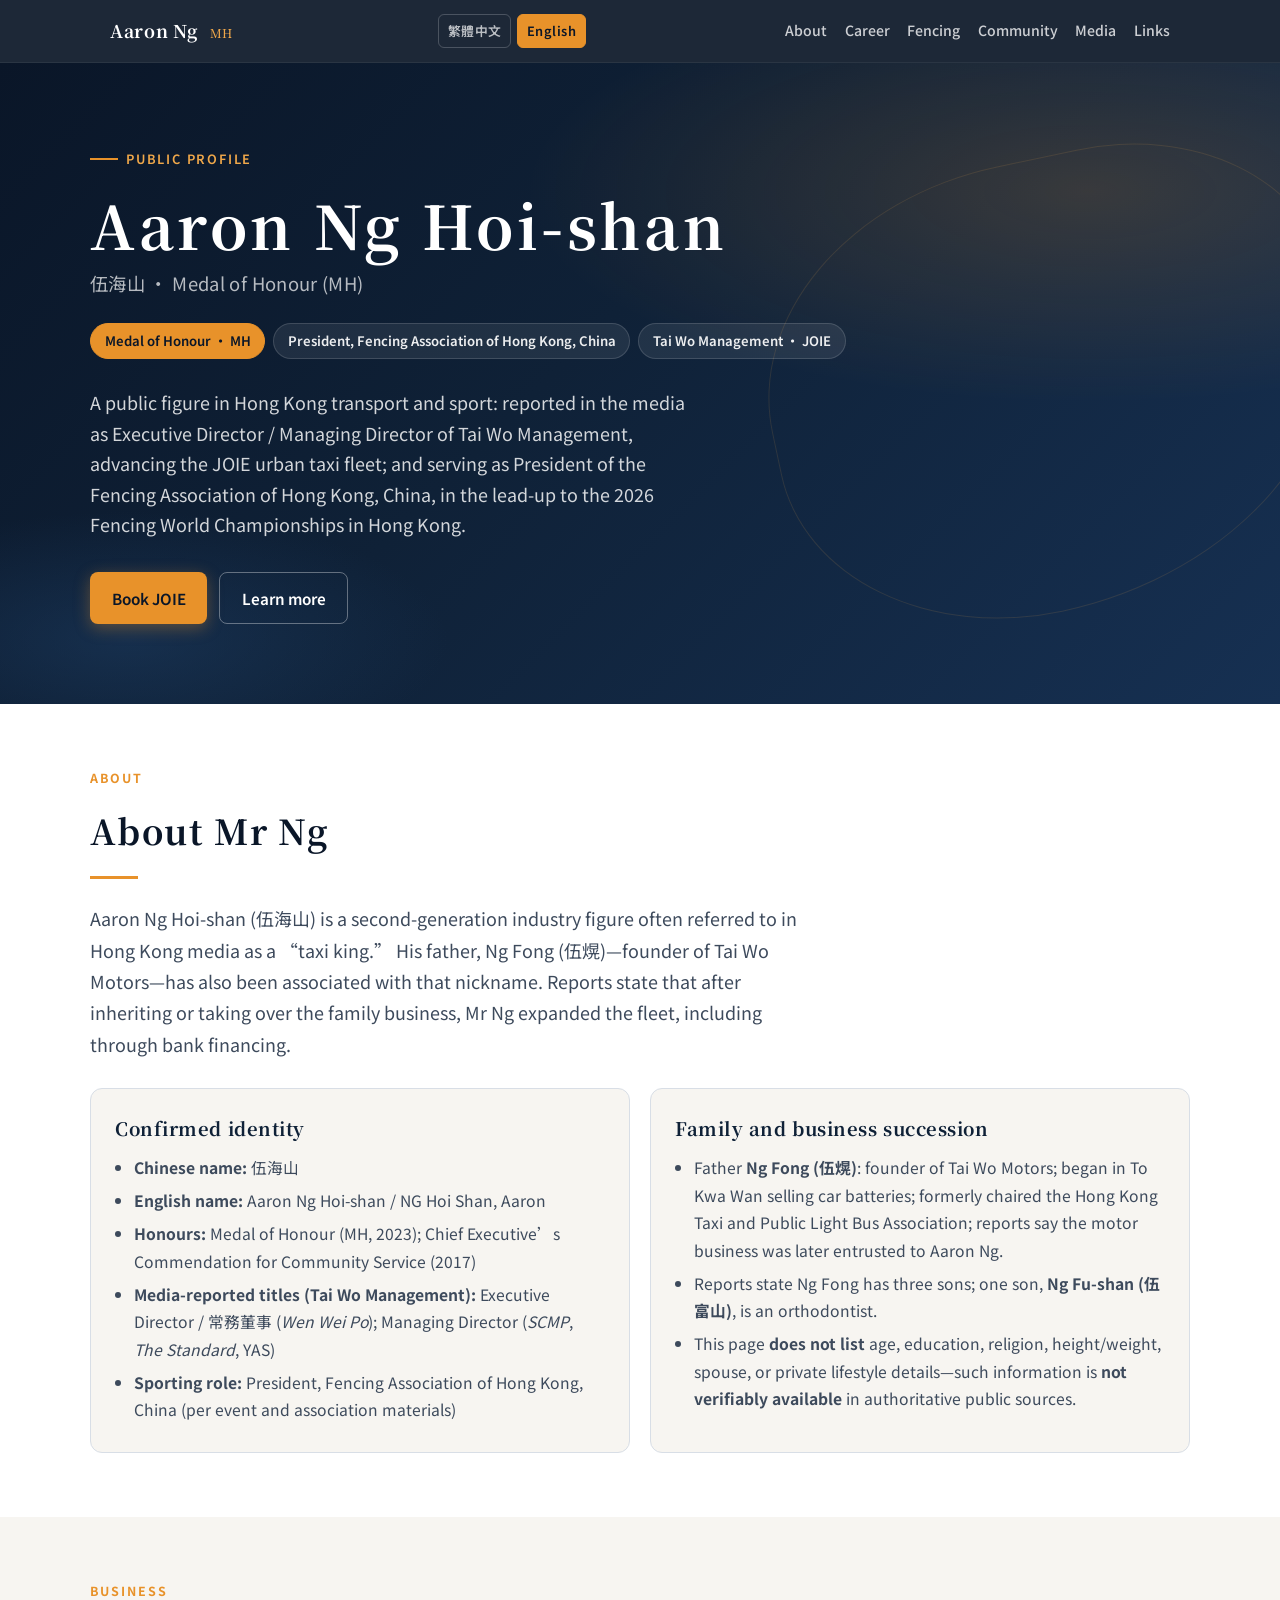
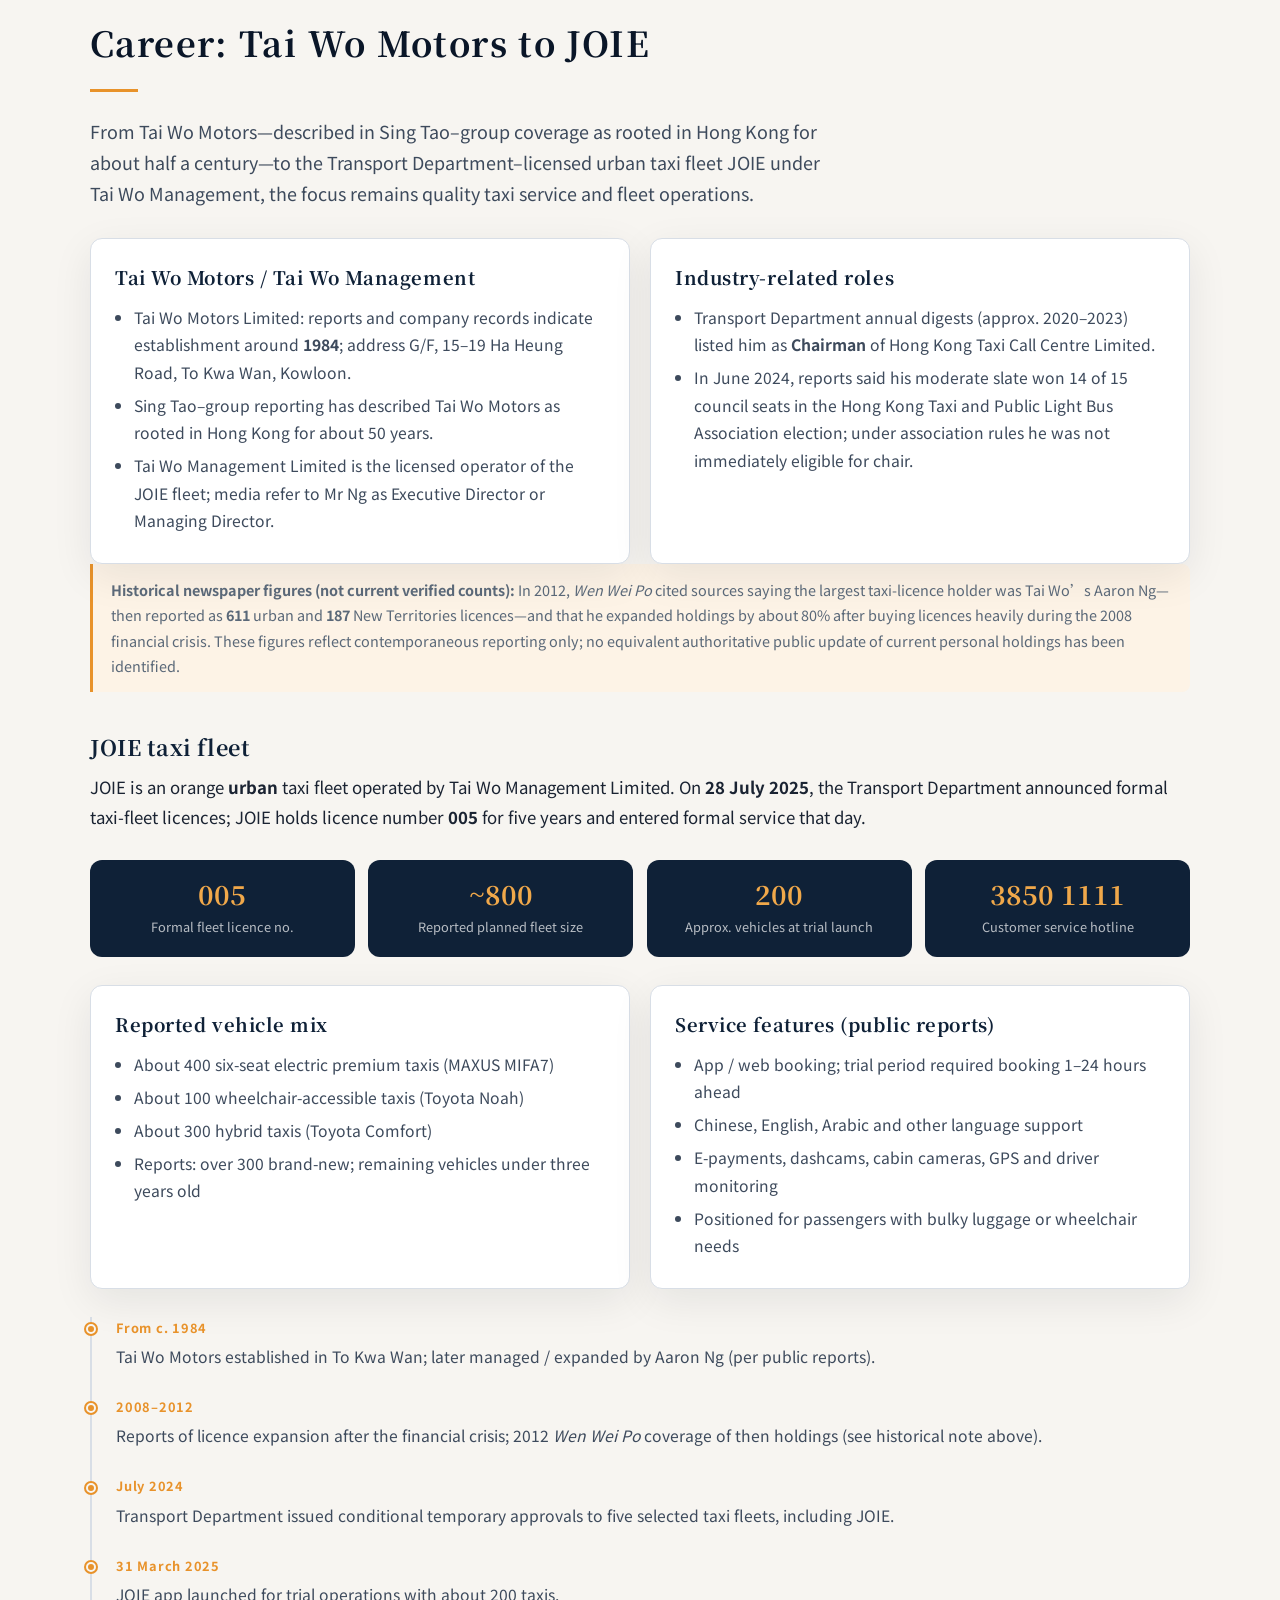
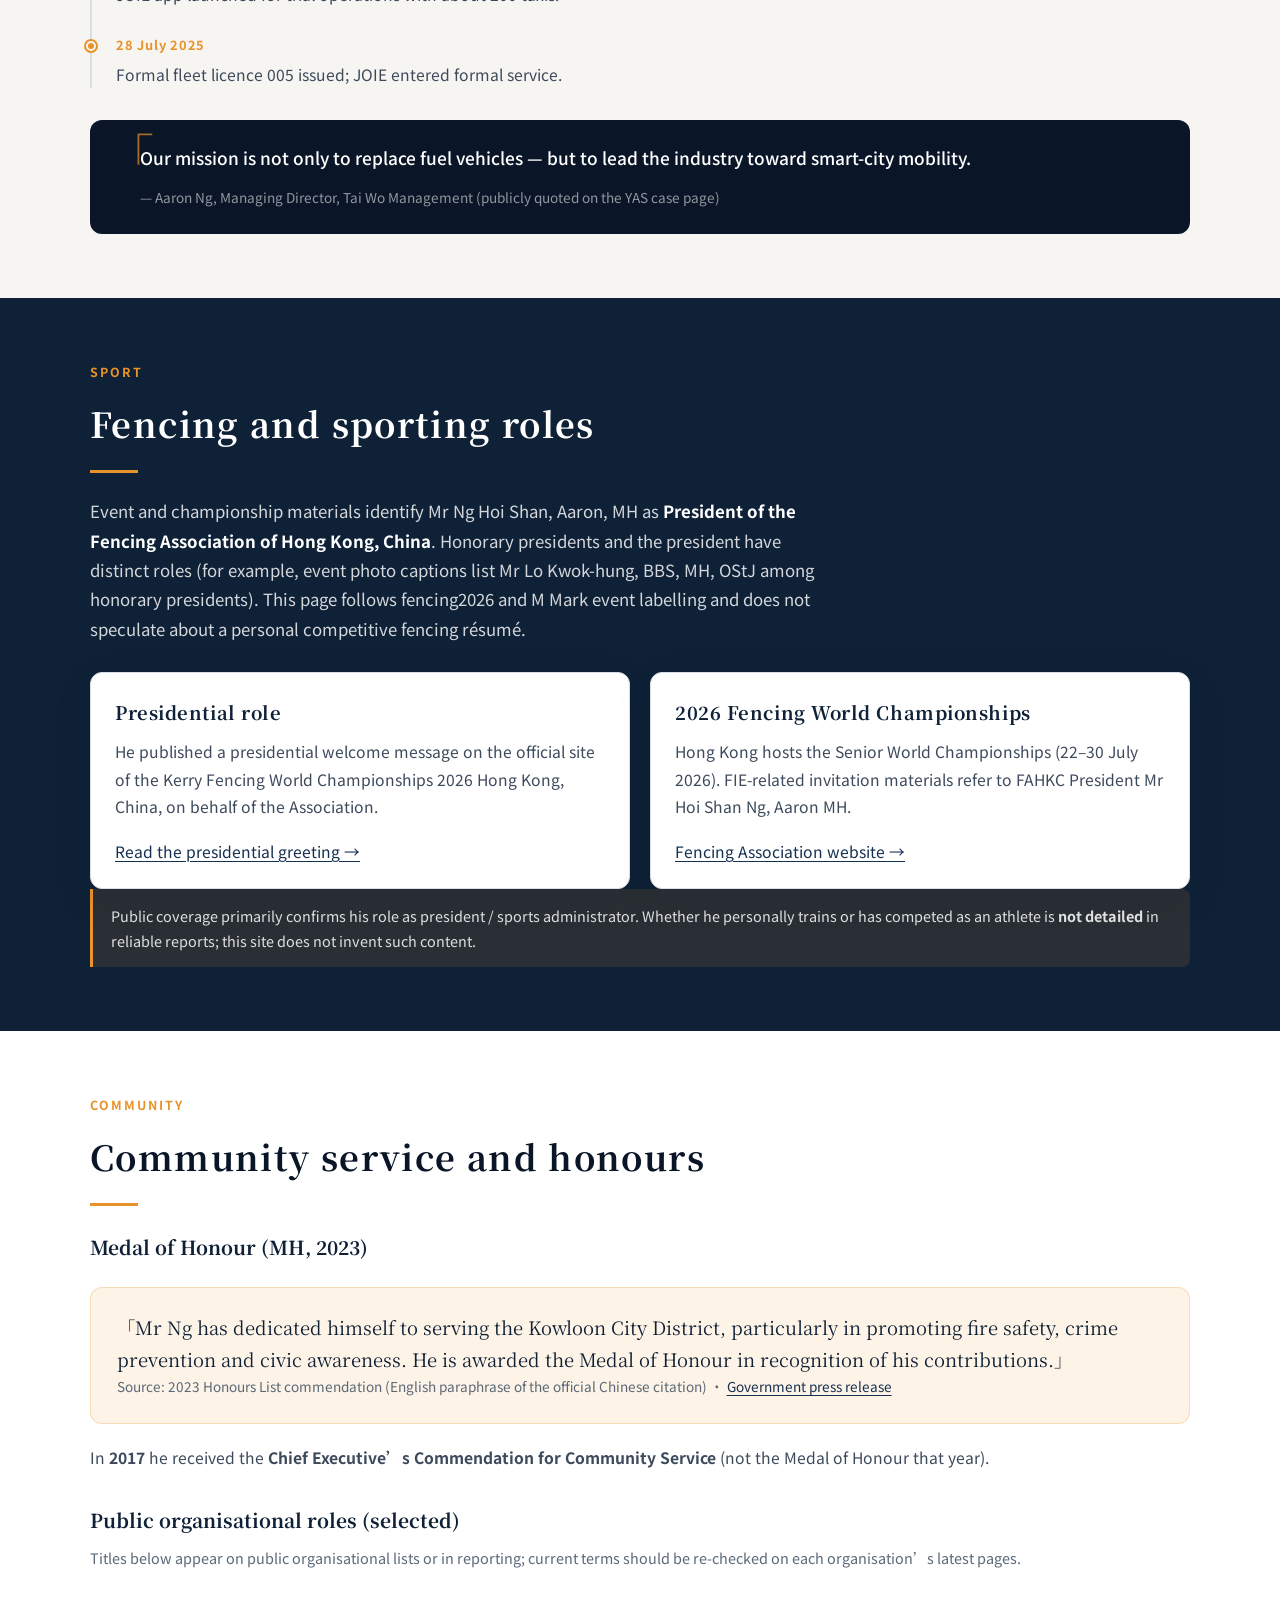
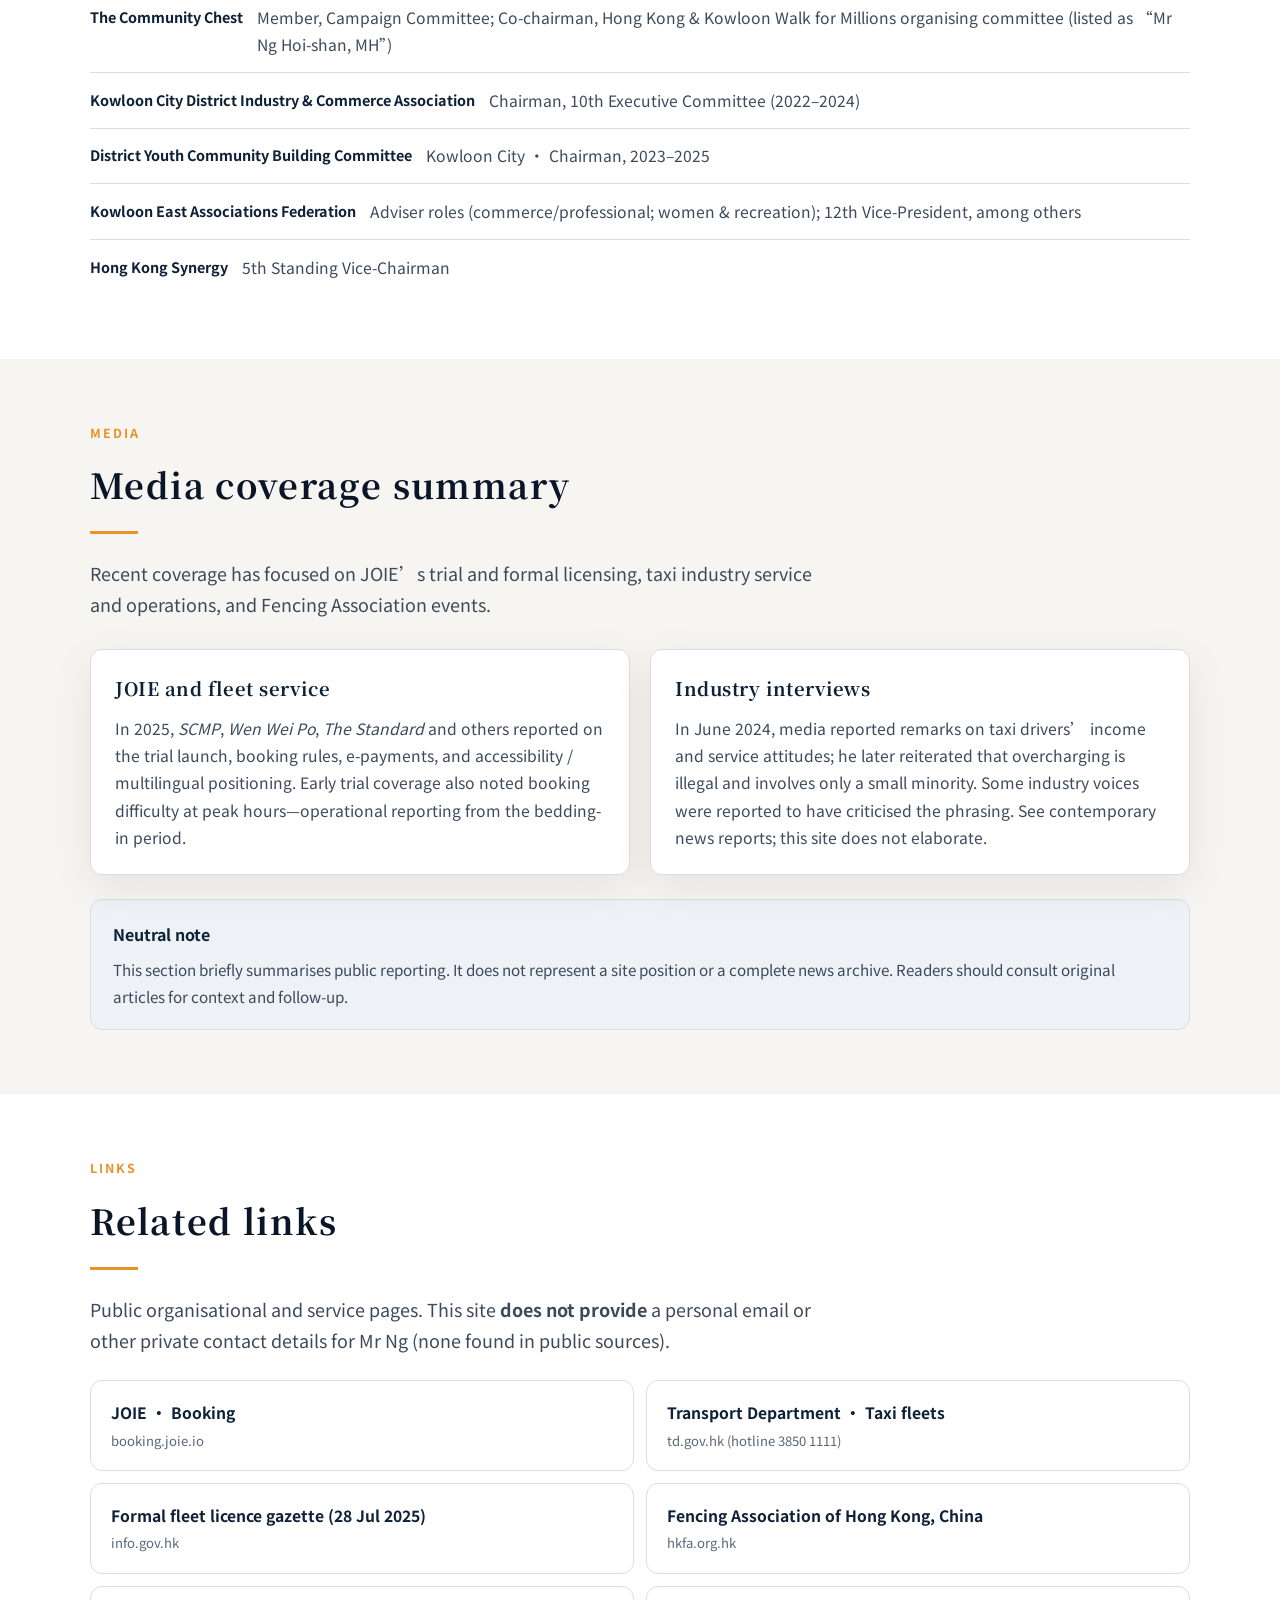
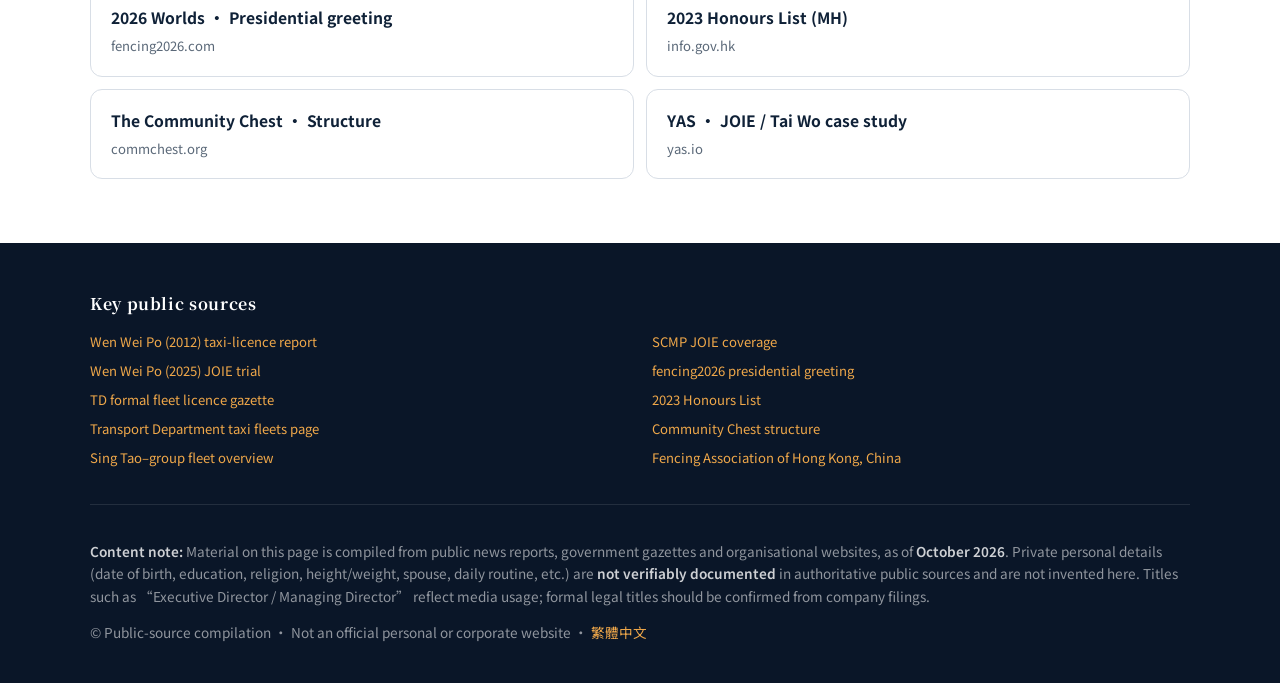
<file: wu/en/index.html>
<!DOCTYPE html>
<html lang="en">
<head>
  <meta charset="UTF-8" />
  <meta name="viewport" content="width=device-width, initial-scale=1" />
  <meta name="description" content="Public profile of Mr Aaron Ng Hoi-shan, MH — Tai Wo Management / JOIE taxi fleet, President of the Fencing Association of Hong Kong, China, community service and Medal of Honour. Based on publicly available sources only." />
  <title>Aaron Ng Hoi-shan, MH | Public Profile</title>
  <link rel="alternate" hreflang="zh-Hant" href="../index.html" />
  <link rel="alternate" hreflang="en" href="index.html" />
  <link rel="preconnect" href="https://fonts.googleapis.com" />
  <link rel="preconnect" href="https://fonts.gstatic.com" crossorigin />
  <link href="https://fonts.googleapis.com/css2?family=Noto+Sans+TC:wght@400;500;600;700&family=Noto+Serif+TC:wght@600;700&display=swap" rel="stylesheet" />
  <link rel="stylesheet" href="../styles.css" />
</head>
<body>
  <a class="skip-link" href="#main">Skip to main content</a>

  <header class="site-header">
    <div class="header-inner">
      <a class="logo" href="#top">Aaron Ng <span>MH</span></a>
      <div class="header-actions">
        <div class="lang-switch" aria-label="Language">
          <a href="../index.html" lang="zh-Hant" hreflang="zh-Hant">繁體中文</a>
          <a href="index.html" lang="en" hreflang="en" aria-current="page">English</a>
        </div>
        <button type="button" class="nav-toggle" aria-expanded="false" aria-controls="site-nav" id="nav-toggle">
          <span></span><span></span><span></span>
          <span class="sr-only">Menu</span>
        </button>
      </div>
      <nav class="nav" id="site-nav" aria-label="Primary">
        <a href="#about">About</a>
        <a href="#career">Career</a>
        <a href="#fencing">Fencing</a>
        <a href="#community">Community</a>
        <a href="#media">Media</a>
        <a href="#links">Links</a>
      </nav>
    </div>
  </header>

  <main id="main">
    <section class="hero" id="top">
      <div class="hero-inner">
        <p class="hero-eyebrow">Public profile</p>
        <h1>Aaron Ng Hoi-shan</h1>
        <p class="hero-en">伍海山 · Medal of Honour (MH)</p>
        <div class="hero-badges">
          <span class="badge badge--accent">Medal of Honour · MH</span>
          <span class="badge">President, Fencing Association of Hong Kong, China</span>
          <span class="badge">Tai Wo Management · JOIE</span>
        </div>
        <p class="hero-lead">
          A public figure in Hong Kong transport and sport: reported in the media as Executive Director / Managing Director of Tai Wo Management, advancing the JOIE urban taxi fleet; and serving as President of the Fencing Association of Hong Kong, China, in the lead-up to the 2026 Fencing World Championships in Hong Kong.
        </p>
        <div class="hero-actions">
          <a class="btn btn-primary" href="https://booking.joie.io/" rel="noopener noreferrer" target="_blank">Book JOIE</a>
          <a class="btn btn-ghost" href="#about">Learn more</a>
        </div>
      </div>
    </section>

    <section class="section section--alt" id="about">
      <div class="section-inner">
        <p class="section-label">About</p>
        <h2>About Mr Ng</h2>
        <hr class="divider-amber" />
        <p class="lead">
          Aaron Ng Hoi-shan (伍海山) is a second-generation industry figure often referred to in Hong Kong media as a “taxi king.” His father, Ng Fong (伍熀)—founder of Tai Wo Motors—has also been associated with that nickname. Reports state that after inheriting or taking over the family business, Mr Ng expanded the fleet, including through bank financing.
        </p>
        <div class="grid-2">
          <article class="card">
            <h3>Confirmed identity</h3>
            <ul>
              <li><strong>Chinese name:</strong> 伍海山</li>
              <li><strong>English name:</strong> Aaron Ng Hoi-shan / NG Hoi Shan, Aaron</li>
              <li><strong>Honours:</strong> Medal of Honour (MH, 2023); Chief Executive’s Commendation for Community Service (2017)</li>
              <li><strong>Media-reported titles (Tai Wo Management):</strong> Executive Director / 常務董事 (<em>Wen Wei Po</em>); Managing Director (<em>SCMP</em>, <em>The Standard</em>, YAS)</li>
              <li><strong>Sporting role:</strong> President, Fencing Association of Hong Kong, China (per event and association materials)</li>
            </ul>
          </article>
          <article class="card">
            <h3>Family and business succession</h3>
            <ul>
              <li>Father <strong>Ng Fong (伍熀)</strong>: founder of Tai Wo Motors; began in To Kwa Wan selling car batteries; formerly chaired the Hong Kong Taxi and Public Light Bus Association; reports say the motor business was later entrusted to Aaron Ng.</li>
              <li>Reports state Ng Fong has three sons; one son, <strong>Ng Fu-shan (伍富山)</strong>, is an orthodontist.</li>
              <li>This page <strong>does not list</strong> age, education, religion, height/weight, spouse, or private lifestyle details—such information is <strong>not verifiably available</strong> in authoritative public sources.</li>
            </ul>
          </article>
        </div>
      </div>
    </section>

    <section class="section" id="career">
      <div class="section-inner">
        <p class="section-label">Business</p>
        <h2>Career: Tai Wo Motors to JOIE</h2>
        <hr class="divider-amber" />
        <p class="lead">
          From Tai Wo Motors—described in Sing Tao–group coverage as rooted in Hong Kong for about half a century—to the Transport Department–licensed urban taxi fleet JOIE under Tai Wo Management, the focus remains quality taxi service and fleet operations.
        </p>

        <div class="grid-2">
          <article class="card">
            <h3>Tai Wo Motors / Tai Wo Management</h3>
            <ul>
              <li>Tai Wo Motors Limited: reports and company records indicate establishment around <strong>1984</strong>; address G/F, 15–19 Ha Heung Road, To Kwa Wan, Kowloon.</li>
              <li>Sing Tao–group reporting has described Tai Wo Motors as rooted in Hong Kong for about 50 years.</li>
              <li>Tai Wo Management Limited is the licensed operator of the JOIE fleet; media refer to Mr Ng as Executive Director or Managing Director.</li>
            </ul>
          </article>
          <article class="card">
            <h3>Industry-related roles</h3>
            <ul>
              <li>Transport Department annual digests (approx. 2020–2023) listed him as <strong>Chairman</strong> of Hong Kong Taxi Call Centre Limited.</li>
              <li>In June 2024, reports said his moderate slate won 14 of 15 council seats in the Hong Kong Taxi and Public Light Bus Association election; under association rules he was not immediately eligible for chair.</li>
            </ul>
          </article>
        </div>

        <p class="note">
          <strong>Historical newspaper figures (not current verified counts):</strong> In 2012, <em>Wen Wei Po</em> cited sources saying the largest taxi-licence holder was Tai Wo’s Aaron Ng—then reported as <strong>611</strong> urban and <strong>187</strong> New Territories licences—and that he expanded holdings by about 80% after buying licences heavily during the 2008 financial crisis. These figures reflect contemporaneous reporting only; no equivalent authoritative public update of current personal holdings has been identified.
        </p>

        <h3 style="font-family:var(--font-display);margin:2.25rem 0 0.5rem;font-size:1.35rem;color:var(--navy-900);letter-spacing:0.03em;">JOIE taxi fleet</h3>
        <p>
          JOIE is an orange <strong>urban</strong> taxi fleet operated by Tai Wo Management Limited. On <strong>28 July 2025</strong>, the Transport Department announced formal taxi-fleet licences; JOIE holds licence number <strong>005</strong> for five years and entered formal service that day.
        </p>

        <div class="stat-row">
          <div class="stat">
            <span class="stat-num">005</span>
            <span class="stat-label">Formal fleet licence no.</span>
          </div>
          <div class="stat">
            <span class="stat-num">~800</span>
            <span class="stat-label">Reported planned fleet size</span>
          </div>
          <div class="stat">
            <span class="stat-num">200</span>
            <span class="stat-label">Approx. vehicles at trial launch</span>
          </div>
          <div class="stat">
            <span class="stat-num">3850 1111</span>
            <span class="stat-label">Customer service hotline</span>
          </div>
        </div>

        <div class="grid-2">
          <article class="card">
            <h3>Reported vehicle mix</h3>
            <ul>
              <li>About 400 six-seat electric premium taxis (MAXUS MIFA7)</li>
              <li>About 100 wheelchair-accessible taxis (Toyota Noah)</li>
              <li>About 300 hybrid taxis (Toyota Comfort)</li>
              <li>Reports: over 300 brand-new; remaining vehicles under three years old</li>
            </ul>
          </article>
          <article class="card">
            <h3>Service features (public reports)</h3>
            <ul>
              <li>App / web booking; trial period required booking 1–24 hours ahead</li>
              <li>Chinese, English, Arabic and other language support</li>
              <li>E-payments, dashcams, cabin cameras, GPS and driver monitoring</li>
              <li>Positioned for passengers with bulky luggage or wheelchair needs</li>
            </ul>
          </article>
        </div>

        <ul class="timeline">
          <li>
            <span class="timeline-year">From c. 1984</span>
            <p class="timeline-body">Tai Wo Motors established in To Kwa Wan; later managed / expanded by Aaron Ng (per public reports).</p>
          </li>
          <li>
            <span class="timeline-year">2008–2012</span>
            <p class="timeline-body">Reports of licence expansion after the financial crisis; 2012 <em>Wen Wei Po</em> coverage of then holdings (see historical note above).</p>
          </li>
          <li>
            <span class="timeline-year">July 2024</span>
            <p class="timeline-body">Transport Department issued conditional temporary approvals to five selected taxi fleets, including JOIE.</p>
          </li>
          <li>
            <span class="timeline-year">31 March 2025</span>
            <p class="timeline-body">JOIE app launched for trial operations with about 200 taxis.</p>
          </li>
          <li>
            <span class="timeline-year">28 July 2025</span>
            <p class="timeline-body">Formal fleet licence 005 issued; JOIE entered formal service.</p>
          </li>
        </ul>

        <div class="quote-block">
          <blockquote>Our mission is not only to replace fuel vehicles — but to lead the industry toward smart-city mobility.</blockquote>
          <cite>— Aaron Ng, Managing Director, Tai Wo Management (publicly quoted on the YAS case page)</cite>
        </div>
      </div>
    </section>

    <section class="section section--navy" id="fencing">
      <div class="section-inner">
        <p class="section-label">Sport</p>
        <h2>Fencing and sporting roles</h2>
        <hr class="divider-amber" />
        <p style="max-width:46rem;color:rgba(255,255,255,0.82);">
          Event and championship materials identify Mr Ng Hoi Shan, Aaron, MH as <strong style="color:#fff;">President of the Fencing Association of Hong Kong, China</strong>. Honorary presidents and the president have distinct roles (for example, event photo captions list Mr Lo Kwok-hung, BBS, MH, OStJ among honorary presidents). This page follows fencing2026 and M Mark event labelling and does not speculate about a personal competitive fencing résumé.
        </p>
        <div class="grid-2" style="margin-top:1.75rem;">
          <article class="card">
            <h3>Presidential role</h3>
            <p>He published a presidential welcome message on the official site of the Kerry Fencing World Championships 2026 Hong Kong, China, on behalf of the Association.</p>
            <p style="margin-top:0.75rem;"><a href="https://www.fencing2026.com/en/greeting/fie-interim-president" rel="noopener noreferrer" target="_blank">Read the presidential greeting →</a></p>
          </article>
          <article class="card">
            <h3>2026 Fencing World Championships</h3>
            <p>Hong Kong hosts the Senior World Championships (22–30 July 2026). FIE-related invitation materials refer to FAHKC President Mr Hoi Shan Ng, Aaron MH.</p>
            <p style="margin-top:0.75rem;"><a href="https://www.hkfa.org.hk/TC/index.html" rel="noopener noreferrer" target="_blank">Fencing Association website →</a></p>
          </article>
        </div>
        <p class="note">
          Public coverage primarily confirms his role as president / sports administrator. Whether he personally trains or has competed as an athlete is <strong>not detailed</strong> in reliable reports; this site does not invent such content.
        </p>
      </div>
    </section>

    <section class="section section--alt" id="community">
      <div class="section-inner">
        <p class="section-label">Community</p>
        <h2>Community service and honours</h2>
        <hr class="divider-amber" />

        <h3 style="font-family:var(--font-display);font-size:1.2rem;color:var(--navy-900);margin:0 0 0.75rem;">Medal of Honour (MH, 2023)</h3>
        <div class="citation">
          <q>Mr Ng has dedicated himself to serving the Kowloon City District, particularly in promoting fire safety, crime prevention and civic awareness. He is awarded the Medal of Honour in recognition of his contributions.</q>
          <p class="citation-meta">
            Source: 2023 Honours List commendation (English paraphrase of the official Chinese citation) ·
            <a href="https://www.info.gov.hk/gia/general/202307/01/P2023063000279.htm" rel="noopener noreferrer" target="_blank">Government press release</a>
          </p>
        </div>
        <p style="margin-top:1.25rem;font-size:0.98rem;color:var(--slate-700);">
          In <strong>2017</strong> he received the <strong>Chief Executive’s Commendation for Community Service</strong> (not the Medal of Honour that year).
        </p>

        <h3 style="font-family:var(--font-display);font-size:1.2rem;color:var(--navy-900);margin:2rem 0 0.5rem;">Public organisational roles (selected)</h3>
        <p style="font-size:0.9rem;color:var(--slate-600);margin-bottom:0;">Titles below appear on public organisational lists or in reporting; current terms should be re-checked on each organisation’s latest pages.</p>
        <ul class="role-list">
          <li>
            <span class="role-org">The Community Chest</span>
            <span class="role-detail">Member, Campaign Committee; Co-chairman, Hong Kong &amp; Kowloon Walk for Millions organising committee (listed as “Mr Ng Hoi-shan, MH”)</span>
          </li>
          <li>
            <span class="role-org">Kowloon City District Industry &amp; Commerce Association</span>
            <span class="role-detail">Chairman, 10th Executive Committee (2022–2024)</span>
          </li>
          <li>
            <span class="role-org">District Youth Community Building Committee</span>
            <span class="role-detail">Kowloon City · Chairman, 2023–2025</span>
          </li>
          <li>
            <span class="role-org">Kowloon East Associations Federation</span>
            <span class="role-detail">Adviser roles (commerce/professional; women &amp; recreation); 12th Vice-President, among others</span>
          </li>
          <li>
            <span class="role-org">Hong Kong Synergy</span>
            <span class="role-detail">5th Standing Vice-Chairman</span>
          </li>
        </ul>
      </div>
    </section>

    <section class="section" id="media">
      <div class="section-inner">
        <p class="section-label">Media</p>
        <h2>Media coverage summary</h2>
        <hr class="divider-amber" />
        <p class="lead">
          Recent coverage has focused on JOIE’s trial and formal licensing, taxi industry service and operations, and Fencing Association events.
        </p>
        <div class="grid-2">
          <article class="card">
            <h3>JOIE and fleet service</h3>
            <p>In 2025, <em>SCMP</em>, <em>Wen Wei Po</em>, <em>The Standard</em> and others reported on the trial launch, booking rules, e-payments, and accessibility / multilingual positioning. Early trial coverage also noted booking difficulty at peak hours—operational reporting from the bedding-in period.</p>
          </article>
          <article class="card">
            <h3>Industry interviews</h3>
            <p>In June 2024, media reported remarks on taxi drivers’ income and service attitudes; he later reiterated that overcharging is illegal and involves only a small minority. Some industry voices were reported to have criticised the phrasing. See contemporary news reports; this site does not elaborate.</p>
          </article>
        </div>
        <div class="media-box">
          <h3>Neutral note</h3>
          <p>This section briefly summarises public reporting. It does not represent a site position or a complete news archive. Readers should consult original articles for context and follow-up.</p>
        </div>
      </div>
    </section>

    <section class="section section--alt" id="links">
      <div class="section-inner">
        <p class="section-label">Links</p>
        <h2>Related links</h2>
        <hr class="divider-amber" />
        <p class="lead">Public organisational and service pages. This site <strong>does not provide</strong> a personal email or other private contact details for Mr Ng (none found in public sources).</p>
        <div class="links-grid">
          <a class="link-item" href="https://booking.joie.io/" rel="noopener noreferrer" target="_blank">
            <strong>JOIE · Booking</strong>
            <span>booking.joie.io</span>
          </a>
          <a class="link-item" href="https://www.td.gov.hk/en/transport_in_hong_kong/public_transport/taxi/tfli2024/index.html" rel="noopener noreferrer" target="_blank">
            <strong>Transport Department · Taxi fleets</strong>
            <span>td.gov.hk (hotline 3850 1111)</span>
          </a>
          <a class="link-item" href="https://www.info.gov.hk/gia/general/202507/28/P2025072800233.htm" rel="noopener noreferrer" target="_blank">
            <strong>Formal fleet licence gazette (28 Jul 2025)</strong>
            <span>info.gov.hk</span>
          </a>
          <a class="link-item" href="https://www.hkfa.org.hk/TC/index.html" rel="noopener noreferrer" target="_blank">
            <strong>Fencing Association of Hong Kong, China</strong>
            <span>hkfa.org.hk</span>
          </a>
          <a class="link-item" href="https://www.fencing2026.com/en/greeting/fie-interim-president" rel="noopener noreferrer" target="_blank">
            <strong>2026 Worlds · Presidential greeting</strong>
            <span>fencing2026.com</span>
          </a>
          <a class="link-item" href="https://www.info.gov.hk/gia/general/202307/01/P2023063000279.htm" rel="noopener noreferrer" target="_blank">
            <strong>2023 Honours List (MH)</strong>
            <span>info.gov.hk</span>
          </a>
          <a class="link-item" href="https://www.commchest.org/en/about-us/our-structure" rel="noopener noreferrer" target="_blank">
            <strong>The Community Chest · Structure</strong>
            <span>commchest.org</span>
          </a>
          <a class="link-item" href="https://yas.io/zh-hk/customers/joie" rel="noopener noreferrer" target="_blank">
            <strong>YAS · JOIE / Tai Wo case study</strong>
            <span>yas.io</span>
          </a>
        </div>
      </div>
    </section>
  </main>

  <footer class="site-footer">
    <div class="footer-inner">
      <h3>Key public sources</h3>
      <ul class="sources">
        <li><a href="http://paper.wenweipo.com/2012/11/07/EC1211070002.htm" rel="noopener noreferrer" target="_blank">Wen Wei Po (2012) taxi-licence report</a></li>
        <li><a href="https://www.wenweipo.com/a/202504/01/AP67eaf860e4b046c026f405b3.html" rel="noopener noreferrer" target="_blank">Wen Wei Po (2025) JOIE trial</a></li>
        <li><a href="https://www.info.gov.hk/gia/general/202507/28/P2025072800233.htm" rel="noopener noreferrer" target="_blank">TD formal fleet licence gazette</a></li>
        <li><a href="https://www.td.gov.hk/en/transport_in_hong_kong/public_transport/taxi/tfli2024/index.html" rel="noopener noreferrer" target="_blank">Transport Department taxi fleets page</a></li>
        <li><a href="https://www.stnn.cc/c/2025-06-06/3986702.shtml" rel="noopener noreferrer" target="_blank">Sing Tao–group fleet overview</a></li>
        <li><a href="https://www.scmp.com/news/hong-kong/transport/article/3304623/fleet-200-new-premium-taxis-hit-streets-hong-kong" rel="noopener noreferrer" target="_blank">SCMP JOIE coverage</a></li>
        <li><a href="https://www.fencing2026.com/en/greeting/fie-interim-president" rel="noopener noreferrer" target="_blank">fencing2026 presidential greeting</a></li>
        <li><a href="https://www.info.gov.hk/gia/general/202307/01/P2023063000279.htm" rel="noopener noreferrer" target="_blank">2023 Honours List</a></li>
        <li><a href="https://www.commchest.org/en/about-us/our-structure" rel="noopener noreferrer" target="_blank">Community Chest structure</a></li>
        <li><a href="https://www.hkfa.org.hk/TC/index.html" rel="noopener noreferrer" target="_blank">Fencing Association of Hong Kong, China</a></li>
      </ul>
      <div class="footer-disclaimer">
        <p>
          <strong>Content note:</strong> Material on this page is compiled from public news reports, government gazettes and organisational websites, as of <strong>October 2026</strong>. Private personal details (date of birth, education, religion, height/weight, spouse, daily routine, etc.) are <strong>not verifiably documented</strong> in authoritative public sources and are not invented here. Titles such as “Executive Director / Managing Director” reflect media usage; formal legal titles should be confirmed from company filings.
        </p>
        <p style="margin-top:0.85rem;margin-bottom:0;">© Public-source compilation · Not an official personal or corporate website · <a href="../index.html" lang="zh-Hant" hreflang="zh-Hant">繁體中文</a></p>
      </div>
    </div>
  </footer>

  <script>
    (function () {
      var toggle = document.getElementById("nav-toggle");
      var nav = document.getElementById("site-nav");
      if (!toggle || !nav) return;
      toggle.addEventListener("click", function () {
        var open = nav.classList.toggle("open");
        toggle.setAttribute("aria-expanded", open ? "true" : "false");
      });
      nav.querySelectorAll("a").forEach(function (link) {
        link.addEventListener("click", function () {
          nav.classList.remove("open");
          toggle.setAttribute("aria-expanded", "false");
        });
      });
    })();
  </script>
</body>
</html>
</file>
<file: cai/styles.css>
/* 蔡文胜 — editorial investor profile
   Palette: deep charcoal · electric teal · muted gold (Crypto+AI / HK finance) */

:root {
  --charcoal-950: #0b0e11;
  --charcoal-900: #12161c;
  --charcoal-800: #1a212b;
  --charcoal-700: #252e3a;
  --teal-500: #1ec8c1;
  --teal-400: #3dd9d2;
  --teal-300: #7ee8e3;
  --teal-glow: rgba(30, 200, 193, 0.16);
  --gold-500: #c9a227;
  --gold-400: #dbb84a;
  --gold-100: #f7f0d8;
  --slate-400: #8b96a5;
  --slate-300: #a8b2bf;
  --slate-200: #d2d8e0;
  --cream: #f4f2ec;
  --paper: #faf9f6;
  --text: #141920;
  --text-muted: #4a5563;
  --radius: 10px;
  --shadow: 0 16px 48px rgba(11, 14, 17, 0.1);
  --max: 1120px;
  --font: "Noto Sans TC", "Source Han Sans TC", "PingFang TC", "Microsoft JhengHei", system-ui, sans-serif;
  --font-display: "Noto Serif TC", "Source Han Serif TC", "Songti TC", Georgia, serif;
  --font-en: "Noto Sans", "Noto Sans TC", system-ui, sans-serif;
}

*, *::before, *::after { box-sizing: border-box; }

html {
  scroll-behavior: smooth;
  scroll-padding-top: 4.75rem;
}

body {
  margin: 0;
  font-family: var(--font);
  font-size: 1.05rem;
  line-height: 1.75;
  color: var(--text);
  background: var(--cream);
  -webkit-font-smoothing: antialiased;
}

body.lang-en {
  font-family: var(--font-en);
}

img { max-width: 100%; display: block; }
a { color: #0d6e69; text-underline-offset: 0.18em; }
a:hover { color: var(--gold-500); }

.skip-link {
  position: absolute;
  left: -9999px;
  top: 0;
  background: var(--teal-500);
  color: var(--charcoal-950);
  padding: 0.5rem 1rem;
  z-index: 100;
  font-weight: 600;
}
.skip-link:focus { left: 1rem; top: 1rem; }

/* —— Header —— */
.site-header {
  position: sticky;
  top: 0;
  z-index: 50;
  background: rgba(11, 14, 17, 0.94);
  backdrop-filter: blur(14px);
  border-bottom: 1px solid rgba(30, 200, 193, 0.12);
}

.header-inner {
  max-width: var(--max);
  margin: 0 auto;
  padding: 0.8rem 1.25rem;
  display: flex;
  align-items: center;
  justify-content: space-between;
  gap: 1rem;
}

.logo {
  display: flex;
  flex-direction: column;
  gap: 0.05rem;
  text-decoration: none;
  color: var(--paper);
  min-width: 0;
}
.logo-name {
  font-family: var(--font-display);
  font-size: 1.15rem;
  font-weight: 700;
  letter-spacing: 0.04em;
}
.logo-sub {
  font-size: 0.7rem;
  color: var(--teal-400);
  letter-spacing: 0.08em;
  text-transform: uppercase;
}

.nav-toggle {
  display: none;
  background: transparent;
  border: 1px solid rgba(255,255,255,0.2);
  color: var(--paper);
  border-radius: 8px;
  padding: 0.4rem 0.65rem;
  cursor: pointer;
  font-size: 0.85rem;
}

.nav-wrap {
  display: flex;
  align-items: center;
  gap: 1.25rem;
}

.site-nav {
  display: flex;
  flex-wrap: wrap;
  gap: 0.15rem 0.9rem;
  align-items: center;
}
.site-nav a {
  color: rgba(250, 249, 246, 0.78);
  text-decoration: none;
  font-size: 0.82rem;
  font-weight: 500;
  letter-spacing: 0.01em;
  white-space: nowrap;
}
.site-nav a:hover { color: var(--teal-400); }

.lang-toggle {
  display: inline-flex;
  align-items: center;
  gap: 0.35rem;
  padding: 0.35rem 0.7rem;
  border-radius: 999px;
  border: 1px solid rgba(30, 200, 193, 0.45);
  color: var(--teal-300);
  text-decoration: none;
  font-size: 0.78rem;
  font-weight: 600;
  white-space: nowrap;
}
.lang-toggle:hover {
  background: var(--teal-glow);
  color: var(--teal-400);
}

/* —— Hero —— */
.hero {
  position: relative;
  background:
    radial-gradient(ellipse 80% 60% at 85% 15%, rgba(30, 200, 193, 0.18), transparent 55%),
    radial-gradient(ellipse 50% 40% at 10% 80%, rgba(201, 162, 39, 0.1), transparent 50%),
    linear-gradient(165deg, var(--charcoal-950) 0%, var(--charcoal-900) 45%, var(--charcoal-800) 100%);
  color: var(--paper);
  padding: 4.5rem 1.25rem 4rem;
  overflow: hidden;
}
.hero::after {
  content: "";
  position: absolute;
  inset: auto 0 0 0;
  height: 1px;
  background: linear-gradient(90deg, transparent, var(--teal-500), var(--gold-500), transparent);
  opacity: 0.5;
}

.hero-inner {
  max-width: var(--max);
  margin: 0 auto;
  display: grid;
  grid-template-columns: 1.4fr 1fr;
  gap: 2.5rem;
  align-items: end;
}

.eyebrow {
  display: inline-flex;
  align-items: center;
  gap: 0.5rem;
  font-size: 0.78rem;
  font-weight: 600;
  letter-spacing: 0.12em;
  text-transform: uppercase;
  color: var(--teal-400);
  margin-bottom: 1rem;
}
.eyebrow::before {
  content: "";
  width: 1.5rem;
  height: 2px;
  background: var(--gold-500);
}

.hero h1 {
  font-family: var(--font-display);
  font-size: clamp(2.4rem, 5vw, 3.6rem);
  font-weight: 700;
  line-height: 1.15;
  margin: 0 0 0.5rem;
  letter-spacing: 0.02em;
}
.hero-en-name {
  font-size: 1.15rem;
  color: var(--slate-300);
  margin: 0 0 1.25rem;
  font-weight: 400;
  letter-spacing: 0.04em;
}
.hero-lead {
  font-size: 1.08rem;
  color: rgba(250, 249, 246, 0.82);
  max-width: 36rem;
  margin: 0 0 1.75rem;
}

.role-chips {
  display: flex;
  flex-wrap: wrap;
  gap: 0.5rem;
  margin: 0;
  padding: 0;
  list-style: none;
}
.role-chips li {
  font-size: 0.8rem;
  padding: 0.4rem 0.75rem;
  border-radius: 6px;
  background: rgba(255,255,255,0.06);
  border: 1px solid rgba(30, 200, 193, 0.25);
  color: var(--teal-300);
}

.hero-aside {
  background: rgba(255,255,255,0.04);
  border: 1px solid rgba(255,255,255,0.08);
  border-radius: var(--radius);
  padding: 1.5rem 1.4rem;
  backdrop-filter: blur(8px);
}
.hero-aside h2 {
  font-size: 0.75rem;
  letter-spacing: 0.1em;
  text-transform: uppercase;
  color: var(--gold-400);
  margin: 0 0 1rem;
  font-weight: 700;
}
.fact-list {
  margin: 0;
  padding: 0;
  list-style: none;
}
.fact-list li {
  display: grid;
  grid-template-columns: 5.5rem 1fr;
  gap: 0.75rem;
  padding: 0.55rem 0;
  border-bottom: 1px solid rgba(255,255,255,0.06);
  font-size: 0.92rem;
}
.fact-list li:last-child { border-bottom: 0; }
.fact-list dt,
.fact-list .k {
  color: var(--slate-400);
  font-size: 0.8rem;
}
.fact-list .v { color: var(--paper); }

.disclaimer-bar {
  max-width: var(--max);
  margin: 0 auto;
  padding: 0.85rem 1.25rem;
  font-size: 0.82rem;
  color: var(--text-muted);
  background: var(--paper);
  border-bottom: 1px solid var(--slate-200);
}
.disclaimer-bar strong { color: var(--charcoal-800); }

/* —— Sections —— */
.section {
  padding: 3.75rem 1.25rem;
}
.section-alt { background: var(--paper); }
.section-dark {
  background: var(--charcoal-900);
  color: var(--paper);
}
.section-dark a { color: var(--teal-400); }
.section-dark a:hover { color: var(--gold-400); }
.section-dark .section-lead { color: var(--slate-300); }
.section-dark .card {
  background: var(--charcoal-800);
  border-color: rgba(255,255,255,0.08);
  color: var(--paper);
}
.section-dark .card h3 { color: var(--paper); }
.section-dark .muted { color: var(--slate-400); }

.section-inner {
  max-width: var(--max);
  margin: 0 auto;
}

.section-label {
  font-size: 0.75rem;
  font-weight: 700;
  letter-spacing: 0.14em;
  text-transform: uppercase;
  color: var(--teal-500);
  margin: 0 0 0.6rem;
}
.section-dark .section-label { color: var(--teal-400); }

.section h2 {
  font-family: var(--font-display);
  font-size: clamp(1.65rem, 3vw, 2.15rem);
  margin: 0 0 0.75rem;
  font-weight: 700;
  letter-spacing: 0.02em;
  color: var(--charcoal-900);
}
.section-dark h2 { color: var(--paper); }

.section-lead {
  max-width: 42rem;
  color: var(--text-muted);
  margin: 0 0 2rem;
  font-size: 1.02rem;
}

.muted { color: var(--text-muted); font-size: 0.92rem; }
.note {
  font-size: 0.88rem;
  color: var(--text-muted);
  border-left: 3px solid var(--gold-500);
  padding: 0.65rem 0 0.65rem 1rem;
  margin: 1.25rem 0 0;
  background: rgba(201, 162, 39, 0.06);
}
.section-dark .note {
  background: rgba(201, 162, 39, 0.1);
  color: var(--slate-300);
}

/* —— Timeline —— */
.timeline {
  position: relative;
  margin: 0;
  padding: 0 0 0 1.5rem;
  list-style: none;
  border-left: 2px solid rgba(30, 200, 193, 0.35);
}
.timeline li {
  position: relative;
  padding: 0 0 1.6rem 1.25rem;
}
.timeline li:last-child { padding-bottom: 0; }
.timeline li::before {
  content: "";
  position: absolute;
  left: -1.5rem;
  top: 0.45rem;
  width: 0.65rem;
  height: 0.65rem;
  border-radius: 50%;
  background: var(--teal-500);
  box-shadow: 0 0 0 4px var(--teal-glow);
  transform: translateX(-45%);
}
.timeline .year {
  display: block;
  font-size: 0.8rem;
  font-weight: 700;
  color: var(--gold-500);
  letter-spacing: 0.04em;
  margin-bottom: 0.25rem;
}
.timeline p { margin: 0; }

/* —— Cards / grids —— */
.grid-2 {
  display: grid;
  grid-template-columns: repeat(2, 1fr);
  gap: 1.25rem;
}
.grid-3 {
  display: grid;
  grid-template-columns: repeat(3, 1fr);
  gap: 1.25rem;
}

.card {
  background: var(--paper);
  border: 1px solid var(--slate-200);
  border-radius: var(--radius);
  padding: 1.35rem 1.3rem;
  box-shadow: var(--shadow);
}
.card h3 {
  font-family: var(--font-display);
  font-size: 1.15rem;
  margin: 0 0 0.35rem;
  color: var(--charcoal-900);
}
.card .tag {
  display: inline-block;
  font-size: 0.72rem;
  font-weight: 700;
  letter-spacing: 0.06em;
  text-transform: uppercase;
  color: var(--teal-500);
  margin-bottom: 0.5rem;
}
.card p { margin: 0.5rem 0 0; font-size: 0.95rem; }
.card ul {
  margin: 0.65rem 0 0;
  padding-left: 1.1rem;
  font-size: 0.92rem;
}
.card li { margin-bottom: 0.35rem; }
.ticker {
  font-family: ui-monospace, "SF Mono", Menlo, monospace;
  font-size: 0.8rem;
  color: var(--gold-500);
  font-weight: 600;
}

/* —— Portfolio table —— */
.table-wrap {
  overflow-x: auto;
  border-radius: var(--radius);
  border: 1px solid var(--slate-200);
  background: var(--paper);
}
table {
  width: 100%;
  border-collapse: collapse;
  font-size: 0.92rem;
}
th, td {
  text-align: left;
  padding: 0.85rem 1rem;
  border-bottom: 1px solid var(--slate-200);
  vertical-align: top;
}
th {
  background: var(--charcoal-900);
  color: var(--paper);
  font-weight: 600;
  font-size: 0.8rem;
  letter-spacing: 0.04em;
}
tr:last-child td { border-bottom: 0; }
tr:nth-child(even) td { background: rgba(30, 200, 193, 0.03); }
.badge {
  display: inline-block;
  font-size: 0.7rem;
  font-weight: 700;
  padding: 0.15rem 0.45rem;
  border-radius: 4px;
  background: var(--teal-glow);
  color: #0d6e69;
  margin-right: 0.35rem;
}
.badge-media {
  background: rgba(201, 162, 39, 0.15);
  color: #8a6e12;
}
.badge-db {
  background: rgba(139, 150, 165, 0.2);
  color: #4a5563;
}

/* —— Quotes —— */
.quote-grid {
  display: grid;
  grid-template-columns: repeat(2, 1fr);
  gap: 1.25rem;
}
blockquote.quote {
  margin: 0;
  padding: 1.4rem 1.35rem;
  background: var(--charcoal-900);
  color: var(--paper);
  border-radius: var(--radius);
  border-top: 3px solid var(--teal-500);
  position: relative;
}
blockquote.quote p {
  margin: 0;
  font-family: var(--font-display);
  font-size: 1.05rem;
  line-height: 1.65;
  font-style: normal;
}
blockquote.quote footer {
  margin-top: 1rem;
  font-size: 0.8rem;
  color: var(--slate-400);
  font-family: var(--font);
}

.pillars {
  display: grid;
  grid-template-columns: repeat(3, 1fr);
  gap: 1rem;
  margin-top: 1.75rem;
}
.pillar {
  padding: 1.2rem;
  border-radius: var(--radius);
  background: var(--paper);
  border: 1px solid var(--slate-200);
}
.pillar strong {
  display: block;
  color: var(--teal-500);
  font-size: 0.85rem;
  letter-spacing: 0.06em;
  text-transform: uppercase;
  margin-bottom: 0.4rem;
}
.pillar p { margin: 0; font-size: 0.92rem; color: var(--text-muted); }

/* —— Outreach (guidance) —— */
.guidance-banner {
  display: flex;
  gap: 1rem;
  align-items: flex-start;
  padding: 1.1rem 1.25rem;
  background: rgba(201, 162, 39, 0.12);
  border: 1px solid rgba(201, 162, 39, 0.35);
  border-radius: var(--radius);
  margin-bottom: 1.75rem;
  font-size: 0.92rem;
}
.guidance-banner .icon {
  flex-shrink: 0;
  width: 2rem;
  height: 2rem;
  border-radius: 50%;
  background: var(--gold-500);
  color: var(--charcoal-950);
  display: grid;
  place-items: center;
  font-weight: 800;
  font-size: 0.9rem;
}

.steps {
  counter-reset: step;
  margin: 0;
  padding: 0;
  list-style: none;
}
.steps li {
  counter-increment: step;
  position: relative;
  padding: 1.25rem 1.25rem 1.25rem 4rem;
  margin-bottom: 0.85rem;
  background: var(--paper);
  border: 1px solid var(--slate-200);
  border-radius: var(--radius);
}
.steps li::before {
  content: counter(step, decimal-leading-zero);
  position: absolute;
  left: 1rem;
  top: 1.25rem;
  font-family: var(--font-display);
  font-weight: 700;
  font-size: 1.1rem;
  color: var(--teal-500);
}
.steps h3 {
  margin: 0 0 0.4rem;
  font-size: 1.05rem;
  font-family: var(--font-display);
}
.steps p, .steps ul { margin: 0.4rem 0 0; font-size: 0.95rem; }
.steps ul { padding-left: 1.15rem; }

/* Dark section: light cards need dark text (fix white-on-white) */
.section-dark .steps li {
  color: var(--charcoal-900);
}
.section-dark .steps h3 {
  color: var(--charcoal-900);
}
.section-dark .steps p,
.section-dark .steps li ul,
.section-dark .steps li li {
  color: var(--text-muted);
}
.section-dark .steps strong {
  color: var(--charcoal-900);
}
.section-dark .dont-list {
  color: var(--charcoal-900);
}
.section-dark .dont-list ul {
  color: var(--charcoal-800);
}
.section-dark .guidance-banner {
  color: var(--slate-200);
}
.section-dark .guidance-banner strong {
  color: var(--paper);
}


.email-cta {
  display: inline-flex;
  align-items: center;
  gap: 0.5rem;
  margin-top: 0.75rem;
  padding: 0.65rem 1.1rem;
  background: var(--charcoal-900);
  color: var(--teal-300) !important;
  text-decoration: none !important;
  border-radius: 8px;
  font-weight: 600;
  font-size: 0.95rem;
  border: 1px solid rgba(30, 200, 193, 0.4);
}
.email-cta:hover {
  background: var(--charcoal-800);
  color: var(--gold-400) !important;
}

.dont-list {
  margin-top: 1.5rem;
  padding: 1.25rem 1.35rem;
  background: #f8ecec;
  border: 1px solid #e8c4c4;
  border-radius: var(--radius);
}
.dont-list h3 {
  margin: 0 0 0.6rem;
  font-size: 1rem;
  color: #8b2e2e;
  font-family: var(--font-display);
}
.dont-list ul { margin: 0; padding-left: 1.2rem; font-size: 0.92rem; }

/* —— Media / controversy —— */
.media-item {
  padding: 1.2rem 0;
  border-bottom: 1px solid var(--slate-200);
}
.media-item:last-child { border-bottom: 0; }
.media-item h3 {
  margin: 0 0 0.4rem;
  font-size: 1.05rem;
  font-family: var(--font-display);
}
.media-item p { margin: 0; font-size: 0.95rem; color: var(--text-muted); }

/* —— Links —— */
.link-grid {
  display: grid;
  grid-template-columns: repeat(2, 1fr);
  gap: 0.75rem 1.5rem;
}
.link-grid a {
  display: block;
  padding: 0.75rem 1rem;
  background: var(--paper);
  border: 1px solid var(--slate-200);
  border-radius: 8px;
  text-decoration: none;
  color: var(--charcoal-900);
  font-size: 0.92rem;
  font-weight: 500;
}
.link-grid a:hover {
  border-color: var(--teal-500);
  color: #0d6e69;
}
.link-grid a span {
  display: block;
  font-size: 0.75rem;
  font-weight: 400;
  color: var(--text-muted);
  margin-top: 0.2rem;
}

/* —— Footer —— */
.site-footer {
  background: var(--charcoal-950);
  color: var(--slate-400);
  padding: 2.5rem 1.25rem 2rem;
  font-size: 0.85rem;
}
.footer-inner {
  max-width: var(--max);
  margin: 0 auto;
}
.site-footer h2 {
  font-family: var(--font-display);
  color: var(--paper);
  font-size: 1.1rem;
  margin: 0 0 1rem;
}
.sources {
  columns: 2;
  column-gap: 2rem;
  margin: 0 0 1.5rem;
  padding-left: 1.1rem;
}
.sources li {
  break-inside: avoid;
  margin-bottom: 0.45rem;
}
.sources a { color: var(--teal-400); word-break: break-all; }
.footer-meta {
  border-top: 1px solid rgba(255,255,255,0.08);
  padding-top: 1.25rem;
  line-height: 1.65;
}

/* —— Utilities —— */
.sr-only {
  position: absolute;
  width: 1px;
  height: 1px;
  padding: 0;
  margin: -1px;
  overflow: hidden;
  clip: rect(0,0,0,0);
  border: 0;
}

@media (max-width: 900px) {
  .hero-inner { grid-template-columns: 1fr; }
  .grid-2, .grid-3, .quote-grid, .pillars, .link-grid { grid-template-columns: 1fr; }
  .sources { columns: 1; }
  .nav-toggle { display: inline-block; }
  .nav-wrap {
    display: none;
    position: absolute;
    left: 0;
    right: 0;
    top: 100%;
    flex-direction: column;
    align-items: stretch;
    background: var(--charcoal-950);
    padding: 1rem 1.25rem 1.25rem;
    border-bottom: 1px solid rgba(30, 200, 193, 0.15);
    gap: 1rem;
  }
  .nav-wrap.open { display: flex; }
  .site-nav {
    flex-direction: column;
    align-items: flex-start;
    gap: 0.65rem;
  }
  .site-nav a { font-size: 0.95rem; }
  .header-inner { position: relative; }
  .fact-list li { grid-template-columns: 1fr; gap: 0.15rem; }
}

@media (max-width: 560px) {
  .hero { padding: 3.25rem 1rem 3rem; }
  .section { padding: 2.75rem 1rem; }
  .steps li { padding-left: 3.5rem; }
}
</file>
<file: wu/styles.css>
/* 伍海山 — 公開人物簡介站
   Palette: deep navy · warm amber (JOIE) · clean white · soft slate */

:root {
  --navy-950: #0a1628;
  --navy-900: #0f2137;
  --navy-800: #163052;
  --navy-700: #1e3f66;
  --amber-500: #e8922a;
  --amber-400: #f0a84a;
  --amber-100: #fdf3e6;
  --amber-glow: rgba(232, 146, 42, 0.18);
  --slate-700: #3d4a5c;
  --slate-600: #5a6878;
  --slate-400: #8b97a8;
  --slate-200: #d8dee6;
  --slate-100: #eef1f5;
  --white: #ffffff;
  --cream: #f7f5f1;
  --text: #1a2332;
  --radius: 12px;
  --shadow: 0 12px 40px rgba(10, 22, 40, 0.08);
  --max: 1100px;
  --font: "Noto Sans TC", "Source Han Sans TC", "PingFang TC", "Microsoft JhengHei", system-ui, sans-serif;
  --font-display: "Noto Serif TC", "Source Han Serif TC", "Songti TC", Georgia, serif;
}

*, *::before, *::after { box-sizing: border-box; }

html {
  scroll-behavior: smooth;
  scroll-padding-top: 4.5rem;
}

body {
  margin: 0;
  font-family: var(--font);
  font-size: 1.05rem;
  line-height: 1.75;
  color: var(--text);
  background: var(--cream);
  -webkit-font-smoothing: antialiased;
}

img { max-width: 100%; display: block; }
a { color: var(--navy-800); text-underline-offset: 0.2em; }
a:hover { color: var(--amber-500); }

.skip-link {
  position: absolute;
  left: -9999px;
  top: 0;
  background: var(--amber-500);
  color: var(--navy-950);
  padding: 0.5rem 1rem;
  z-index: 100;
}
.skip-link:focus { left: 1rem; top: 1rem; }

/* —— Header —— */
.site-header {
  position: sticky;
  top: 0;
  z-index: 50;
  background: rgba(10, 22, 40, 0.92);
  backdrop-filter: blur(12px);
  border-bottom: 1px solid rgba(255, 255, 255, 0.06);
}

.header-inner {
  max-width: var(--max);
  margin: 0 auto;
  padding: 0.85rem 1.25rem;
  display: flex;
  align-items: center;
  justify-content: space-between;
  gap: 1rem;
}

.logo {
  font-family: var(--font-display);
  font-weight: 700;
  font-size: 1.1rem;
  color: var(--white);
  text-decoration: none;
  letter-spacing: 0.04em;
}
.logo span {
  color: var(--amber-400);
  font-weight: 500;
  font-size: 0.75rem;
  margin-left: 0.45rem;
  letter-spacing: 0.08em;
}

.nav {
  display: none;
  gap: 0.15rem 1.1rem;
  flex-wrap: wrap;
  justify-content: flex-end;
}
.nav a {
  color: rgba(255, 255, 255, 0.78);
  text-decoration: none;
  font-size: 0.88rem;
  font-weight: 500;
  padding: 0.25rem 0;
  border-bottom: 2px solid transparent;
  transition: color 0.15s, border-color 0.15s;
}
.nav a:hover {
  color: var(--amber-400);
  border-bottom-color: var(--amber-400);
}

.nav-toggle {
  display: flex;
  flex-direction: column;
  gap: 5px;
  background: transparent;
  border: 1px solid rgba(255, 255, 255, 0.25);
  border-radius: 8px;
  padding: 0.55rem 0.65rem;
  cursor: pointer;
}
.nav-toggle span {
  display: block;
  width: 20px;
  height: 2px;
  background: var(--white);
}

.nav.open { display: flex; flex-direction: column; width: 100%; padding-bottom: 0.75rem; }

@media (min-width: 820px) {
  .nav-toggle { display: none; }
  .nav { display: flex; }
  .header-inner { flex-wrap: nowrap; }
  .nav.open { flex-direction: row; width: auto; padding-bottom: 0; }
}

/* —— Hero —— */
.hero {
  position: relative;
  background:
    linear-gradient(135deg, var(--navy-950) 0%, var(--navy-900) 45%, var(--navy-800) 100%);
  color: var(--white);
  overflow: hidden;
  padding: 4.5rem 1.25rem 5rem;
}

.hero::before {
  content: "";
  position: absolute;
  inset: 0;
  background:
    radial-gradient(ellipse 80% 60% at 85% 20%, var(--amber-glow), transparent 55%),
    radial-gradient(ellipse 50% 40% at 10% 90%, rgba(30, 63, 102, 0.5), transparent 50%);
  pointer-events: none;
}

/* Subtle fencing / transport line motif */
.hero::after {
  content: "";
  position: absolute;
  right: -5%;
  top: 15%;
  width: 45%;
  height: 70%;
  border: 1px solid rgba(240, 168, 74, 0.12);
  border-radius: 50% 40% 60% 45%;
  transform: rotate(-12deg);
  pointer-events: none;
}

.hero-inner {
  position: relative;
  max-width: var(--max);
  margin: 0 auto;
  z-index: 1;
}

.hero-eyebrow {
  display: inline-flex;
  align-items: center;
  gap: 0.5rem;
  font-size: 0.8rem;
  font-weight: 600;
  letter-spacing: 0.14em;
  text-transform: uppercase;
  color: var(--amber-400);
  margin-bottom: 1.25rem;
}
.hero-eyebrow::before {
  content: "";
  width: 28px;
  height: 2px;
  background: var(--amber-500);
}

.hero h1 {
  font-family: var(--font-display);
  font-size: clamp(2.4rem, 6vw, 3.75rem);
  font-weight: 700;
  line-height: 1.15;
  margin: 0 0 0.5rem;
  letter-spacing: 0.06em;
}

.hero-en {
  font-size: 1.15rem;
  font-weight: 400;
  color: rgba(255, 255, 255, 0.7);
  margin: 0 0 1.5rem;
  letter-spacing: 0.02em;
}

.hero-badges {
  display: flex;
  flex-wrap: wrap;
  gap: 0.5rem;
  margin-bottom: 1.75rem;
}
.badge {
  display: inline-block;
  padding: 0.35rem 0.85rem;
  border-radius: 999px;
  font-size: 0.82rem;
  font-weight: 600;
  background: rgba(255, 255, 255, 0.08);
  border: 1px solid rgba(255, 255, 255, 0.14);
  color: rgba(255, 255, 255, 0.92);
}
.badge--accent {
  background: var(--amber-500);
  border-color: var(--amber-500);
  color: var(--navy-950);
}

.hero-lead {
  max-width: 38rem;
  font-size: 1.12rem;
  color: rgba(255, 255, 255, 0.82);
  margin: 0 0 2rem;
  line-height: 1.7;
}

.hero-actions {
  display: flex;
  flex-wrap: wrap;
  gap: 0.75rem;
}
.btn {
  display: inline-flex;
  align-items: center;
  justify-content: center;
  padding: 0.75rem 1.35rem;
  border-radius: 8px;
  font-weight: 600;
  font-size: 0.95rem;
  text-decoration: none;
  transition: transform 0.15s, background 0.15s, box-shadow 0.15s;
}
.btn:hover { transform: translateY(-1px); }
.btn-primary {
  background: var(--amber-500);
  color: var(--navy-950);
  box-shadow: 0 4px 16px rgba(232, 146, 42, 0.35);
}
.btn-primary:hover {
  background: var(--amber-400);
  color: var(--navy-950);
}
.btn-ghost {
  background: transparent;
  color: var(--white);
  border: 1px solid rgba(255, 255, 255, 0.35);
}
.btn-ghost:hover {
  border-color: var(--amber-400);
  color: var(--amber-400);
}

/* —— Layout —— */
.section {
  padding: 4rem 1.25rem;
}
.section-inner {
  max-width: var(--max);
  margin: 0 auto;
}
.section--alt {
  background: var(--white);
}
.section--navy {
  background: var(--navy-900);
  color: var(--white);
}

.section-label {
  font-size: 0.78rem;
  font-weight: 700;
  letter-spacing: 0.16em;
  text-transform: uppercase;
  color: var(--amber-500);
  margin: 0 0 0.65rem;
}
.section h2 {
  font-family: var(--font-display);
  font-size: clamp(1.65rem, 3.5vw, 2.15rem);
  font-weight: 700;
  margin: 0 0 1.5rem;
  letter-spacing: 0.04em;
  color: var(--navy-950);
  line-height: 1.3;
}
.section--navy h2 { color: var(--white); }

.section p { margin: 0 0 1.1rem; }
.section p:last-child { margin-bottom: 0; }

.lead {
  font-size: 1.12rem;
  color: var(--slate-700);
  max-width: 46rem;
}

.note {
  font-size: 0.9rem;
  color: var(--slate-600);
  background: var(--amber-100);
  border-left: 3px solid var(--amber-500);
  padding: 0.85rem 1.1rem;
  border-radius: 0 8px 8px 0;
  margin: 1.25rem 0 0;
}
.section--navy .note {
  background: rgba(232, 146, 42, 0.12);
  color: rgba(255, 255, 255, 0.85);
}

/* —— Cards / grids —— */
.grid-2 {
  display: grid;
  gap: 1.25rem;
  margin-top: 1.75rem;
}
@media (min-width: 700px) {
  .grid-2 { grid-template-columns: 1fr 1fr; }
}

.card {
  background: var(--white);
  border: 1px solid var(--slate-200);
  border-radius: var(--radius);
  padding: 1.4rem 1.5rem;
  box-shadow: var(--shadow);
}
.section--alt .card {
  background: var(--cream);
  box-shadow: none;
}
.card h3 {
  font-family: var(--font-display);
  font-size: 1.15rem;
  margin: 0 0 0.65rem;
  color: var(--navy-900);
  letter-spacing: 0.03em;
}
.card p, .card li {
  font-size: 0.98rem;
  color: var(--slate-700);
}
.card ul {
  margin: 0.5rem 0 0;
  padding-left: 1.2rem;
}
.card li { margin-bottom: 0.35rem; }

.stat-row {
  display: grid;
  grid-template-columns: repeat(auto-fit, minmax(140px, 1fr));
  gap: 0.85rem;
  margin: 1.75rem 0;
}
.stat {
  background: var(--navy-900);
  color: var(--white);
  border-radius: var(--radius);
  padding: 1.15rem 1.2rem;
  text-align: center;
}
.stat-num {
  font-family: var(--font-display);
  font-size: 1.65rem;
  font-weight: 700;
  color: var(--amber-400);
  line-height: 1.2;
  display: block;
}
.stat-label {
  font-size: 0.8rem;
  color: rgba(255, 255, 255, 0.7);
  margin-top: 0.35rem;
  display: block;
}

/* Timeline */
.timeline {
  list-style: none;
  margin: 1.75rem 0 0;
  padding: 0;
  border-left: 2px solid var(--slate-200);
}
.timeline li {
  position: relative;
  padding: 0 0 1.6rem 1.5rem;
}
.timeline li:last-child { padding-bottom: 0; }
.timeline li::before {
  content: "";
  position: absolute;
  left: -6px;
  top: 0.45rem;
  width: 10px;
  height: 10px;
  border-radius: 50%;
  background: var(--amber-500);
  border: 2px solid var(--cream);
  box-shadow: 0 0 0 2px var(--amber-500);
}
.section--alt .timeline li::before { border-color: var(--white); }
.timeline-year {
  font-size: 0.8rem;
  font-weight: 700;
  color: var(--amber-500);
  letter-spacing: 0.06em;
  display: block;
  margin-bottom: 0.25rem;
}
.timeline-body {
  font-size: 0.98rem;
  color: var(--slate-700);
  margin: 0;
}

/* Quote */
.quote-block {
  margin: 2rem 0 0;
  padding: 1.5rem 1.6rem;
  background: var(--navy-950);
  color: var(--white);
  border-radius: var(--radius);
  position: relative;
}
.quote-block::before {
  content: "「";
  font-family: var(--font-display);
  font-size: 3rem;
  color: var(--amber-500);
  line-height: 1;
  position: absolute;
  top: 0.6rem;
  left: 1rem;
  opacity: 0.7;
}
.quote-block blockquote {
  margin: 0 0 0.85rem;
  padding-left: 1.5rem;
  font-size: 1.08rem;
  font-weight: 500;
  line-height: 1.65;
  border: none;
}
.quote-block cite {
  display: block;
  padding-left: 1.5rem;
  font-style: normal;
  font-size: 0.85rem;
  color: rgba(255, 255, 255, 0.55);
}

/* Honour citation */
.citation {
  margin: 1.5rem 0 0;
  padding: 1.5rem 1.6rem;
  background: var(--amber-100);
  border-radius: var(--radius);
  border: 1px solid rgba(232, 146, 42, 0.25);
}
.citation q {
  font-family: var(--font-display);
  font-size: 1.15rem;
  line-height: 1.7;
  color: var(--navy-900);
  quotes: "「" "」";
}
.citation-meta {
  margin-top: 0.85rem;
  font-size: 0.85rem;
  color: var(--slate-600);
}

/* Media summary */
.media-box {
  margin-top: 1.5rem;
  padding: 1.25rem 1.4rem;
  background: var(--slate-100);
  border-radius: var(--radius);
  border: 1px solid var(--slate-200);
}
.media-box h3 {
  font-size: 1rem;
  margin: 0 0 0.5rem;
  color: var(--navy-900);
}
.media-box p {
  font-size: 0.95rem;
  color: var(--slate-700);
  margin: 0;
}

/* Links list */
.links-grid {
  display: grid;
  gap: 0.75rem;
  margin-top: 1.5rem;
}
@media (min-width: 600px) {
  .links-grid { grid-template-columns: 1fr 1fr; }
}
.link-item {
  display: flex;
  flex-direction: column;
  gap: 0.2rem;
  padding: 1.1rem 1.25rem;
  background: var(--white);
  border: 1px solid var(--slate-200);
  border-radius: var(--radius);
  text-decoration: none;
  color: inherit;
  transition: border-color 0.15s, box-shadow 0.15s;
}
.link-item:hover {
  border-color: var(--amber-500);
  box-shadow: var(--shadow);
  color: inherit;
}
.link-item strong {
  color: var(--navy-900);
  font-size: 0.98rem;
}
.link-item span {
  font-size: 0.82rem;
  color: var(--slate-600);
  word-break: break-all;
}

/* Role list */
.role-list {
  list-style: none;
  margin: 1.25rem 0 0;
  padding: 0;
}
.role-list li {
  display: flex;
  gap: 0.85rem;
  padding: 0.85rem 0;
  border-bottom: 1px solid var(--slate-200);
  font-size: 0.98rem;
}
.role-list li:last-child { border-bottom: none; }
.role-list .role-org {
  flex: 0 0 auto;
  min-width: 8rem;
  font-weight: 700;
  color: var(--navy-900);
  font-size: 0.9rem;
}
.role-list .role-detail {
  color: var(--slate-700);
  flex: 1;
}

@media (max-width: 560px) {
  .role-list li { flex-direction: column; gap: 0.25rem; }
  .role-list .role-org { min-width: 0; }
}

/* —— Footer —— */
.site-footer {
  background: var(--navy-950);
  color: rgba(255, 255, 255, 0.72);
  padding: 3rem 1.25rem 2.5rem;
  font-size: 0.9rem;
  line-height: 1.65;
}
.footer-inner {
  max-width: var(--max);
  margin: 0 auto;
}
.site-footer h3 {
  font-family: var(--font-display);
  color: var(--white);
  font-size: 1rem;
  margin: 0 0 0.85rem;
  letter-spacing: 0.04em;
}
.site-footer a {
  color: var(--amber-400);
  text-decoration: none;
}
.site-footer a:hover { text-decoration: underline; }
.sources {
  columns: 1;
  gap: 1.5rem;
  margin: 0 0 1.75rem;
  padding: 0;
  list-style: none;
}
@media (min-width: 640px) {
  .sources { columns: 2; }
}
.sources li {
  break-inside: avoid;
  margin-bottom: 0.45rem;
  font-size: 0.82rem;
}
.footer-disclaimer {
  border-top: 1px solid rgba(255, 255, 255, 0.1);
  padding-top: 1.35rem;
  font-size: 0.85rem;
  color: rgba(255, 255, 255, 0.55);
}
.footer-disclaimer strong {
  color: rgba(255, 255, 255, 0.8);
  font-weight: 600;
}

/* Utilities */
.sr-only {
  position: absolute;
  width: 1px;
  height: 1px;
  padding: 0;
  margin: -1px;
  overflow: hidden;
  clip: rect(0, 0, 0, 0);
  border: 0;
}

.divider-amber {
  width: 48px;
  height: 3px;
  background: var(--amber-500);
  margin: 0 0 1.5rem;
  border: none;
}

/* —— Language switch —— */
.lang-switch {
  display: inline-flex;
  align-items: center;
  gap: 0.35rem;
  margin-left: 0.35rem;
  flex-shrink: 0;
}
.lang-switch a {
  color: rgba(255, 255, 255, 0.7);
  text-decoration: none;
  font-size: 0.8rem;
  font-weight: 600;
  letter-spacing: 0.04em;
  padding: 0.3rem 0.55rem;
  border-radius: 6px;
  border: 1px solid rgba(255, 255, 255, 0.2);
  transition: color 0.15s, border-color 0.15s, background 0.15s;
}
.lang-switch a:hover {
  color: var(--amber-400);
  border-color: var(--amber-400);
}
.lang-switch a[aria-current="page"] {
  color: var(--navy-950);
  background: var(--amber-500);
  border-color: var(--amber-500);
  pointer-events: none;
}
.header-actions {
  display: flex;
  align-items: center;
  gap: 0.75rem;
}
@media (max-width: 819px) {
  .header-inner { flex-wrap: wrap; }
  .nav.open { order: 3; }
}
</file>
